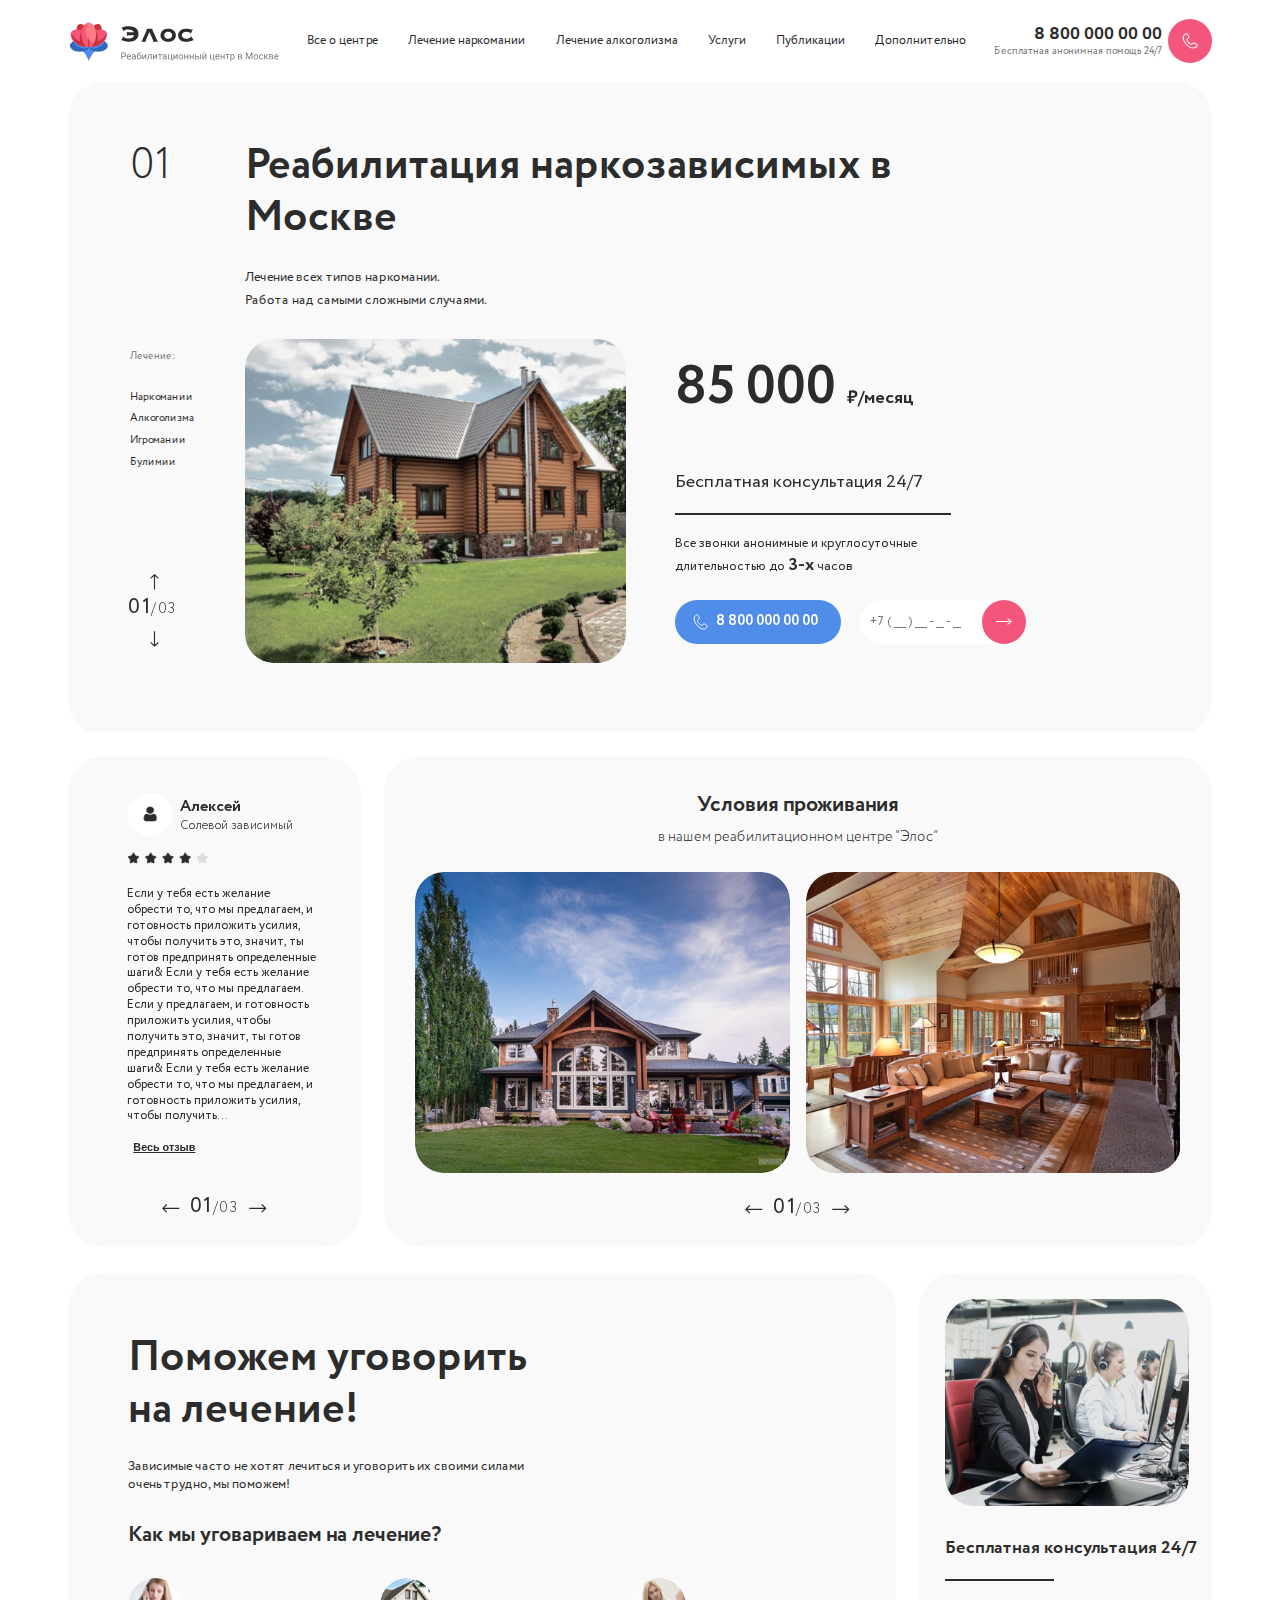
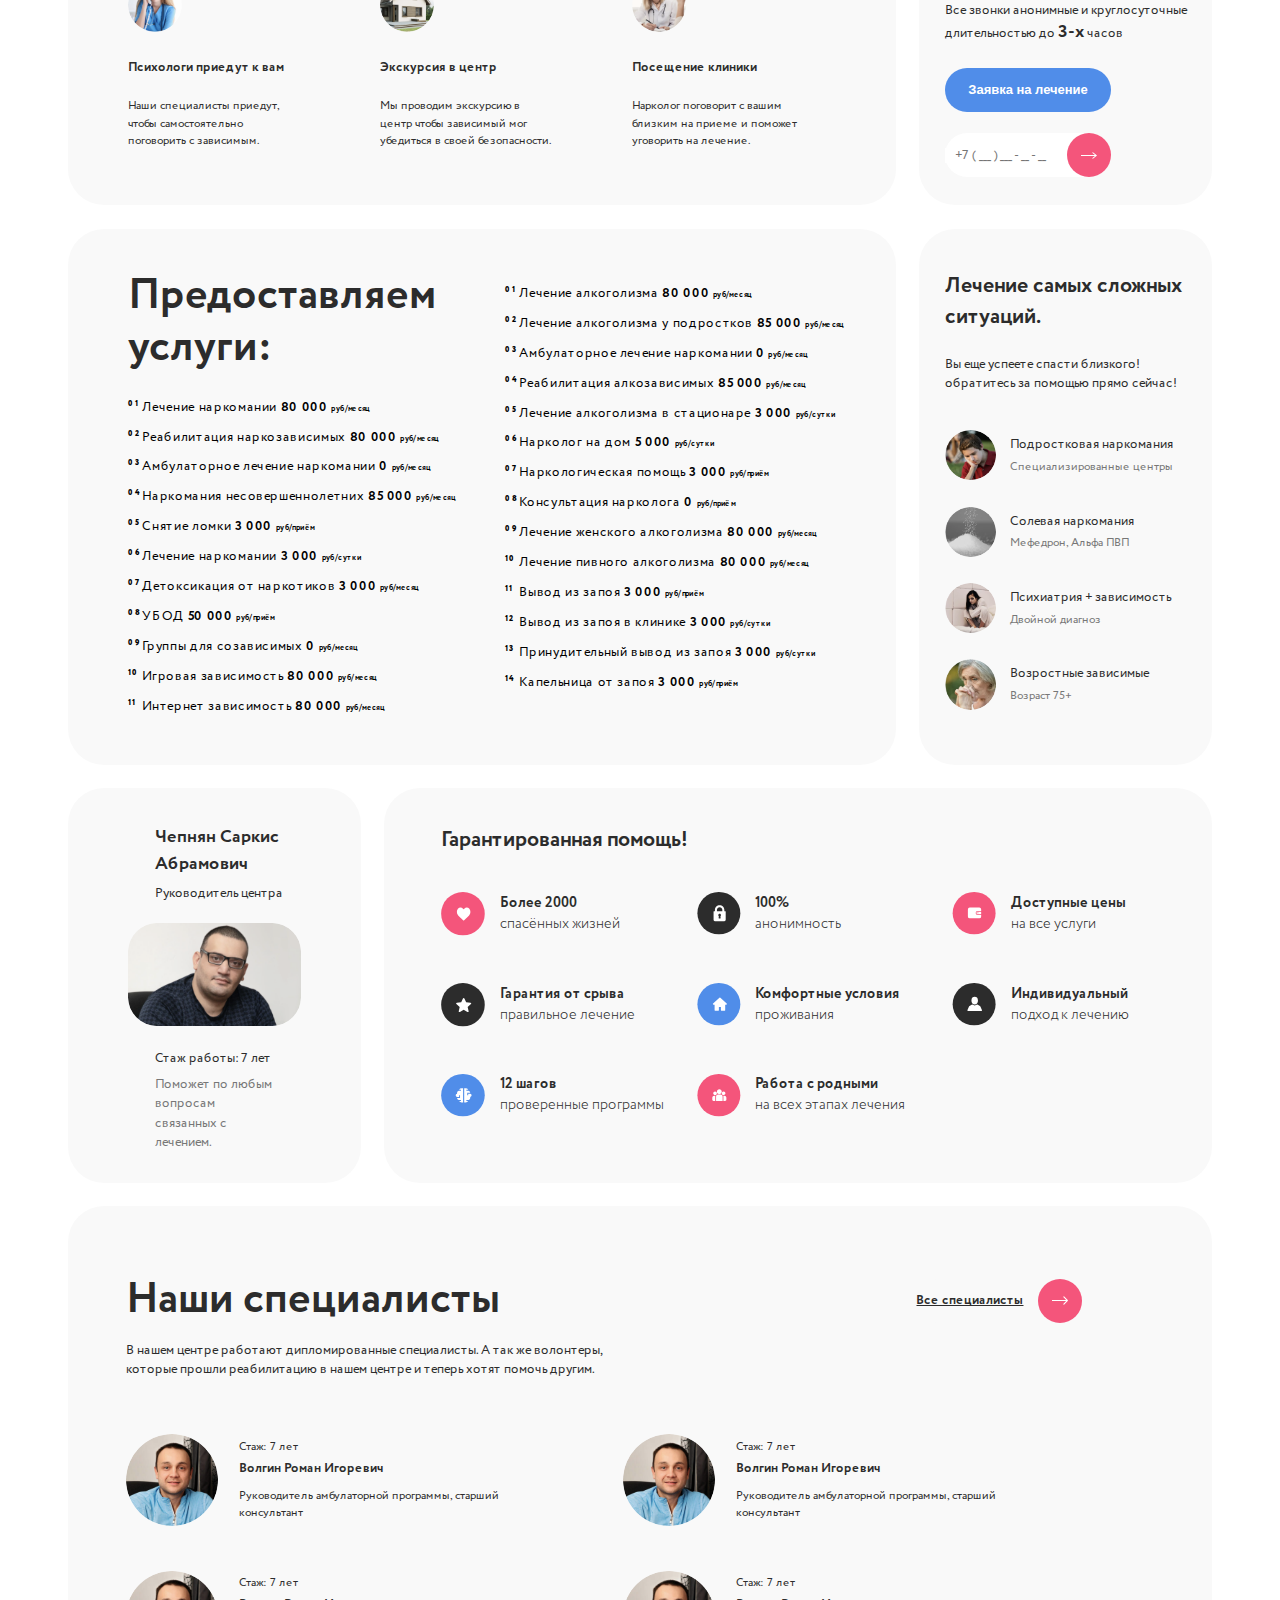
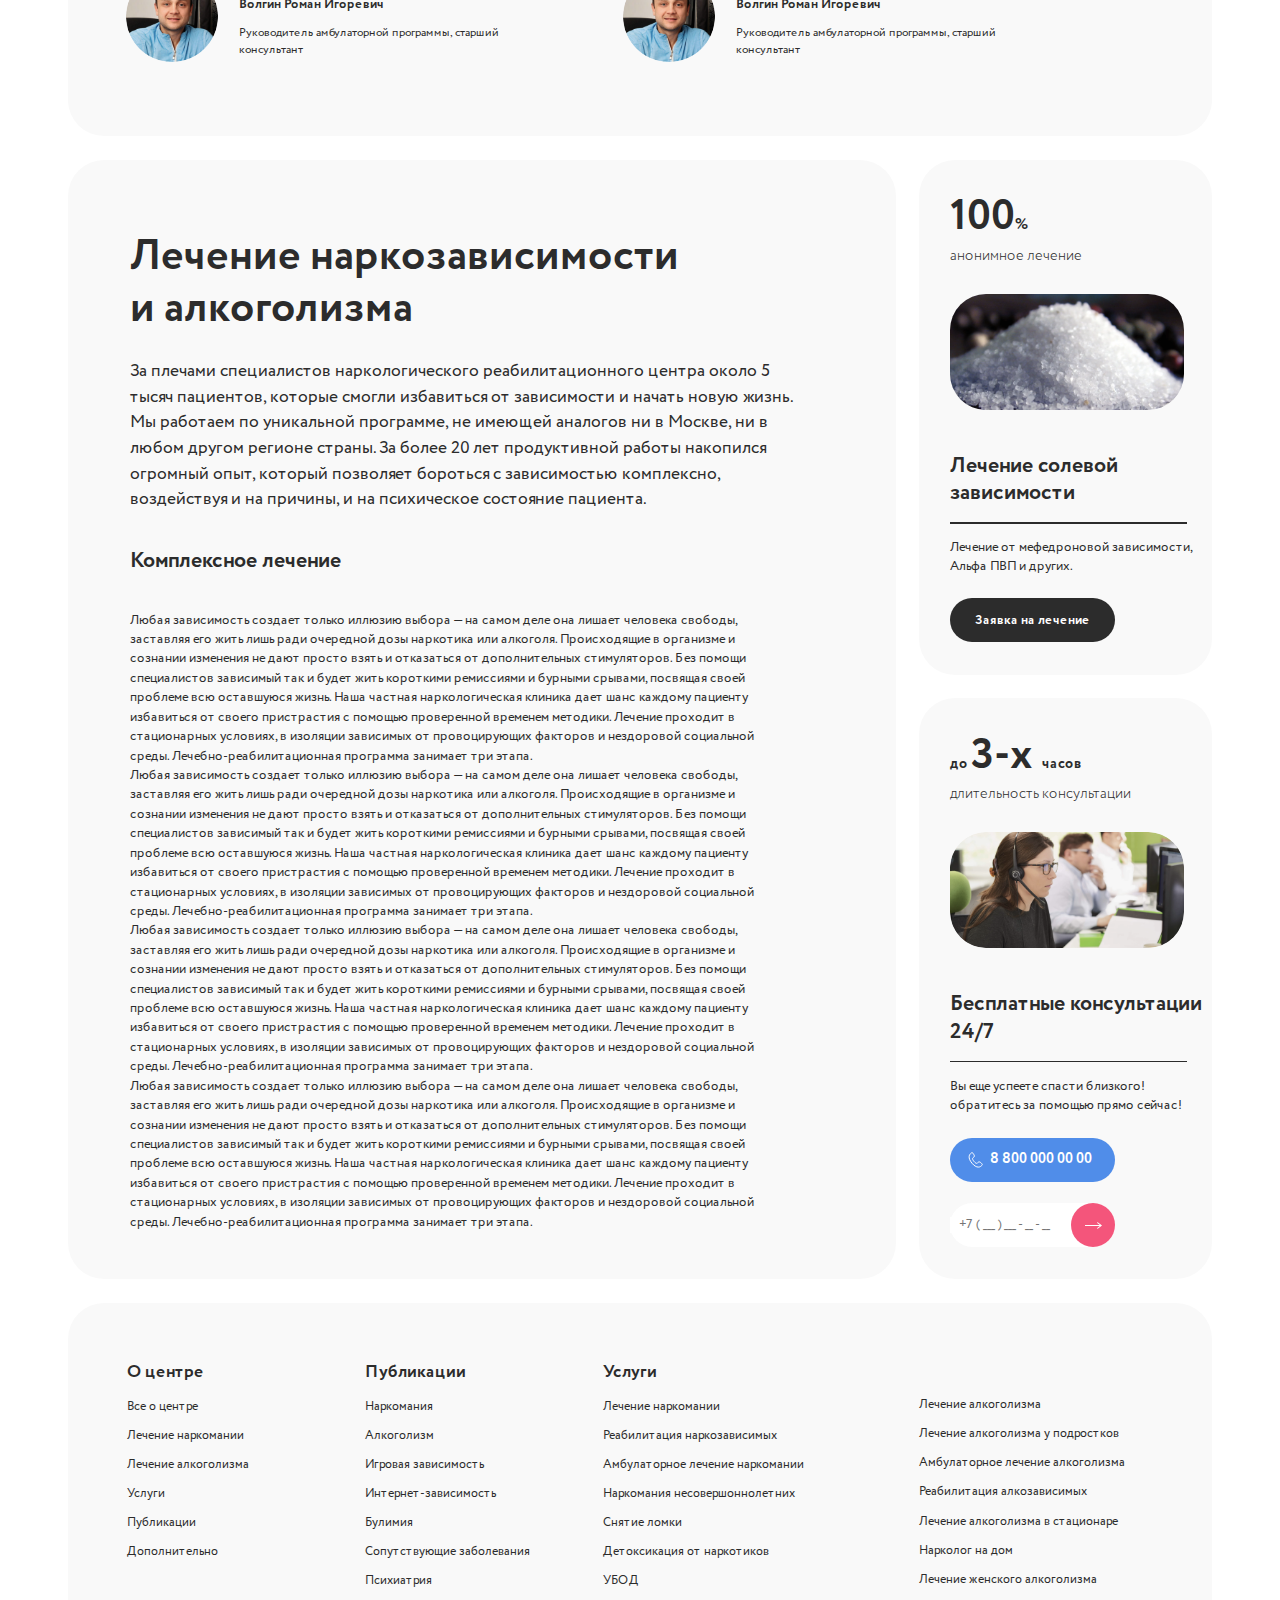
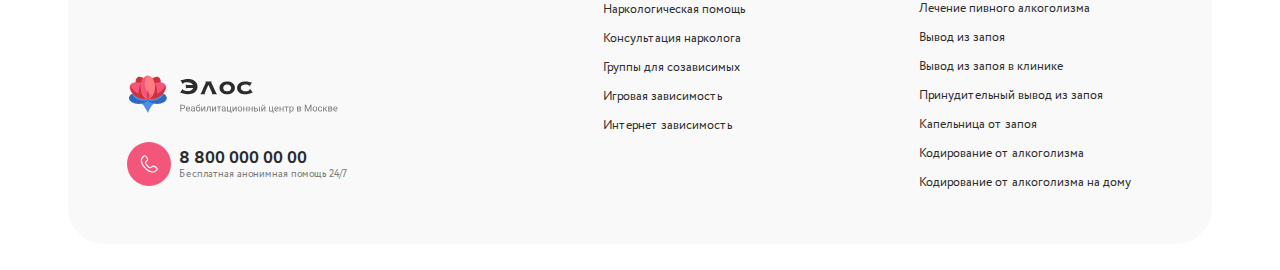
<file: index.html>
<!DOCTYPE html>
<html lang="ru">
<head>
	<meta charset="utf-8">
	<meta name="viewport" content="width=device-width, initial-scale=1, shrink-to-fit=no">
	<meta name="" content="">
  	<link rel="stylesheet" href="css/swiper.min.css">
  	<link rel="stylesheet" href="css/jquery.fancybox.min.css">
	<link href="css/style.css" rel="stylesheet">
	<script src="js/jquery-3.3.1.min.js"></script>
	<script src="js/swiper-bundle.min.js"></script>
	<script src="js/jquery.fancybox.min.js"></script>
	<title>elos</title>

</head>
<body>
	<header class="header">

		<div class="container">
			
			<div class="header__inner">
				
				<a class="header__logo" href="index.html">
					<img src="img/logo.svg" alt="">
				</a>

				<div class="burger"></div>

				<nav class="nav">

                    <ul class="nav__list">

                        <li class="nav__item">
                            <a href="aboutcenter.html">Все о центре</a>
                        </li>

                        <li class="nav__item">
                            <a href="#">Лечение наркомании</a>
                        </li>

                        <li class="nav__item">
                            <a href="#">Лечение алкоголизма</a>
                        </li>

                        <li class="nav__item">
                            <a href="#">Услуги</a>
                            <span class="nav__arrow"></span>


                                <ul class="nav__drop">

                                    <li>
                                        <ul>
                                            <li>
                                                <a href="#">
                                                    Лечение наркомании 
                                                </a>
                                            </li>
                                            <li>
                                                <a href="#">
                                                    Реабилитация наркозависимых
                                                </a>
                                            </li>
                                            <li>
                                                <a href="#">
                                                    Амбулаторное лечение наркомании
                                                </a>
                                            </li>
                                            <li>
                                                <a href="#">
                                                    Наркомания несовершоннолетних
                                                </a>
                                            </li>
                                            <li>
                                                <a href="#">
                                                    Снятие ломки
                                                </a>
                                            </li>
                                            <li>
                                                <a href="#">
                                                    Детоксикация от наркотиков
                                                </a>
                                            </li>
                                            <li>
                                                <a href="#">
                                                    УБОД
                                                </a>
                                            </li>
                                            <li>
                                                <a href="#">
                                                    Наркологическая помощь
                                                </a>
                                            </li>
                                            <li>
                                                <a href="#">
                                                    Консультация нарколога
                                                </a>
                                            </li>
                                            <li>
                                                <a href="#">
                                                    Группы для созависимых
                                                </a>
                                            </li>
                                            <li>
                                                <a href="#">
                                                    Игровая зависимость
                                                </a>
                                            </li>
                                            <li>
                                                <a href="#">
                                                    Интернет зависимость
                                                </a>
                                            </li>
                                        </ul>
                                    </li>

                                    <li>
                                        <ul>
                                            <li>
                                                <a href="#">
                                                    Лечение алкоголизма
                                                </a>
                                            </li>
                                            <li>
                                                <a href="#">
                                                    Лечение алкоголизма у подростков
                                                </a>
                                            </li>
                                            <li>
                                                <a href="#">
                                                    Амбулаторное лечение алкоголизма
                                                </a>
                                            </li>
                                            <li>
                                                <a href="#">
                                                    Реабилитация алкозависимых
                                                </a>
                                            </li>
                                            <li>
                                                <a href="#">
                                                    Лечение алкоголизма в стационаре
                                                </a>
                                            </li>
                                            <li>
                                                <a href="#">
                                                    Нарколог на дом
                                                </a>
                                            </li>
                                            <li>
                                                <a href="#">
                                                    Лечение женского алкоголизма
                                                </a>
                                            </li>
                                            <li>
                                                <a href="#">
                                                    Лечение пивного алкоголизма
                                                </a>
                                            </li>
                                            <li>
                                                <a href="#">
                                                    Вывод из запоя
                                                </a>
                                            </li>
                                            <li>
                                                <a href="#">
                                                    Вывод из запоя в клинике
                                                </a>
                                            </li>
                                            <li>
                                                <a href="#">
                                                    Принудительный вывод из запоя
                                                </a>
                                            </li>
                                            <li>
                                                <a href="#">
                                                    Капельница от запоя
                                                </a>
                                            </li>
                                            <li>
                                                <a href="#">
                                                    Кодирование от алкоголизма
                                                </a>
                                            </li>
                                            <li>
                                                <a href="#">
                                                    Кодирование от алкоголизма на дому
                                                </a>
                                            </li>
                                        </ul>
                                    </li>
                                </ul> 

                        </li>

                        <li class="nav__item">
                            <a href="#">Публикации</a>
                            <span class="nav__arrow"></span>

                            	<ul class="nav__drop nav__drop--publications">

                                    <ul>
                                        <li>
                                           	<a href="#">
                                                Наркомания
                                            </a>
                                        </li>
                                        <li>
                                           	<a href="#">
                                                Алкоголизм
                                            </a>
                                        </li>
                                        <li>
                                           	<a href="#">
                                                Игровая зависимость
                                            </a>
                                        </li>
                                        <li>
                                           	<a href="#">
                                                Интернет-зависимость
                                            </a>
                                        </li>
                                        <li>
                                           	<a href="#">
                                                Булимия
                                            </a>
                                        </li>
                                        <li>
                                           	<a href="#">
                                                Сопутствующие заболевания
                                            </a>
                                        </li>
                                        <li>
                                           	<a href="#">
                                                Психиатрия
                                            </a>
                                        </li>

                                    </ul>
                                </ul> 
                        </li>
                        <li class="nav__item">
                            <a href="#">Дополнительно</a>
                        </li>

                    </ul>

                </nav>

                <a class="header__logo--mob" href="index.html">
                    <img src="img/header__logo--mob.svg" alt="">
                </a>

                <a class="header__phone" href="tel:88000000000">
                    <div class="header__phone--text">
                    	<div class="header__phone--text--number">
                    		8 800 000 00 00
                    	</div>
                    	<div class="header__phone--text--info">
                    		Бесплатная анонимная помощь 24/7
                    	</div>
                    </div>
                    <div class="header__phone--img">
                    	<img class="phone__img" src="img/header--phone.svg" alt="">
                    	<img class="phone__img--mob" src="img/header--phone--mob.svg" alt="">
                    </div>
                </a>

			</div>

			<!-- <div class="header__border__bottom"></div> -->

			<div class="header__bottom__mob">
				<a class="header__bottom__mob--item" href="aboutcenter.html">
					<div class="header__bottom__mob--item--img">
						<img src="img/iconmob--3.svg" alt="">
					</div>
					<div class="header__bottom__mob--item--title">
						Все о центре
					</div>
				</a>
				<a class="header__bottom__mob--item" href="#">
					<div class="header__bottom__mob--item--img">
						<img src="img/iconmob--2.svg" alt="">
					</div>
					<div class="header__bottom__mob--item--title">
						Услуги
					</div>
				</a>
				<a class="header__bottom__mob--item" href="#">
					<div class="header__bottom__mob--item--img">
						<img src="img/iconmob--1.svg" alt="">
					</div>
					<div class="header__bottom__mob--item--title">
						Наркомания
					</div>
				</a>
				<a class="header__bottom__mob--item" href="#">
					<div class="header__bottom__mob--item--img">
						<img src="img/iconmob--4.svg" alt="">
					</div>
					<div class="header__bottom__mob--item--title">
						Алкоголизм
					</div>
				</a>
				<a class="header__bottom__mob--item" href="#">
					<div class="header__bottom__mob--item--img">
						<img src="img/iconmob--5.svg" alt="">
					</div>
					<div class="header__bottom__mob--item--title">
						Игромания
					</div>
				</a>
			</div>

		</div>

	</header>
	<main>
		
		<section class="section--mainslider">
			
			<div class="container">
				
				<div class="swiper-container main__swiper-container">

    				<div class="swiper-wrapper main__swiper-wrapper">
      					<div class="swiper-slide main__swiper-slide">
      						<div class="mainslide__inner">

      							<div class="mainslide__left">
      								<div class="mainslide__left--number">
      									01
      								</div>
      								<div class="mainslide__left--treatment">
      									Лечение:
      								</div>
      								<div class="mainslide__left--type">
      									Наркомании
      								</div>
      								<div class="mainslide__left--type">
      									Алкоголизма
      								</div>
      								<div class="mainslide__left--type">
      									Игромании
      								</div>
      								<div class="mainslide__left--type">
      									Булимии
      								</div>
      							</div>

      							<div class="mainslide__middle">
      								<div class="mainslide__middle--title">
      									Реабилитация наркозависимых в Москве
      								</div>
      								<div class="mainslide__middle--subtitle">
      									Лечение всех типов наркомании.
      								</div>
      								<div class="mainslide__middle--subtitle">
      									Работа над самыми сложными случаями.
      								</div>
      								<div class="mainslide__middle--img">
      									<img src="img/mainslider--1.png" alt="">
      								</div>
      							</div>

      							<div class="mainslide__right">
      								<div class="mainslide__right--price">
      									85 000 <span>₽/месяц</span>
      								</div>
      								<div class="mainslide__right--consultation">
      									Бесплатная консультация  24/7
      								</div>
      								<div class="mainslide__right--line"></div>
      								<div class="mainslide__right--rings">
      									Все звонки анонимные и круглосуточные длительностью до <span>3-х</span> часов
      								</div>
      								<div class="mainslide__right--bottom">
      									<a class="mainslide__right--phone" href="tel:88000000000">
      										<span class="mainslide__right--phone--img">
      											<img src="img/mainslider--phone.svg" alt="">
      										</span>
      										<span class="mainslide__right--phone--text">
      											8 800 000 00 00
      										</span>
      									</a>
      									
      									<form>
      										<div class="mainslide__right--form">
      											<input class="mainslide__right--input" type="tel" name="tel"  placeholder="+7 ( ___ ) ___ - __ - __" required>
      											<button class="mainslide__right--submit">
      												<img src="img/mainslider--submit.svg" alt="">
      											</button>
      										</div>
      									</form>
      									
      								</div>
      							</div>

      						</div>
      					</div>

      					<div class="swiper-slide main__swiper-slide">
      						<div class="mainslide__inner">

      							<div class="mainslide__left">
      								<div class="mainslide__left--number">
      									02
      								</div>
      								<div class="mainslide__left--treatment">
      									Лечение:
      								</div>
      								<div class="mainslide__left--type">
      									Наркомании
      								</div>
      								<div class="mainslide__left--type">
      									Алкоголизма
      								</div>
      								<div class="mainslide__left--type">
      									Игромании
      								</div>
      								<div class="mainslide__left--type">
      									Булимии
      								</div>
      							</div>

      							<div class="mainslide__middle">
      								<div class="mainslide__middle--title">
      									Амбулаторная программа лечения
      								</div>
      								<div class="mainslide__middle--subtitle">
      									Курс лечения зависимости на территории реабилитационного центра без круглосуточного пребывания.
      								</div>
      								<div class="mainslide__middle--subtitle">
      									Амбулаторная программа лечения приносит реальный и устойчивый результат.
      								</div>
      								<div class="mainslide__middle--img">
      									<img src="img/mainslider--2.png" alt="">
      								</div>
      							</div>

      							<div class="mainslide__right">
      								<div class="mainslide__right--price">
      									65 000 <span>₽/месяц</span>
      								</div>
      								<div class="mainslide__right--consultation">
      									Бесплатная консультация  24/7
      								</div>
      								<div class="mainslide__right--line"></div>
      								<div class="mainslide__right--rings">
      									Все звонки анонимные и круглосуточные длительностью до <span>3-х</span> часов
      								</div>
      								<div class="mainslide__right--bottom">
      									<a class="mainslide__right--phone" href="tel:88000000000">
      										<span class="mainslide__right--phone--img">
      											<img src="img/mainslider--phone.svg" alt="">
      										</span>
      										<span class="mainslide__right--phone--text">
      											8 800 000 00 00
      										</span>
      									</a>
      									
      									<form>
      										<div class="mainslide__right--form">
      											<input class="mainslide__right--input" type="tel" name="tel"  placeholder="+7 ( ___ ) ___ - __ - __" required>
      											<button class="mainslide__right--submit">
      												<img src="img/mainslider--submit.svg" alt="">
      											</button>
      										</div>
      									</form>
      									
      								</div>
      							</div>

      						</div>
      					</div>

      					<div class="swiper-slide main__swiper-slide">
      						<div class="mainslide__inner">

      							<div class="mainslide__left">
      								<div class="mainslide__left--number">
      									01
      								</div>
      								<div class="mainslide__left--treatment">
      									Лечение:
      								</div>
      								<div class="mainslide__left--type">
      									Наркомании
      								</div>
      								<div class="mainslide__left--type">
      									Алкоголизма
      								</div>
      								<div class="mainslide__left--type">
      									Игромании
      								</div>
      								<div class="mainslide__left--type">
      									Булимии
      								</div>
      							</div>

      							<div class="mainslide__middle">
      								<div class="mainslide__middle--title">
      									Реабилитация наркозависимых в Москве
      								</div>
      								<div class="mainslide__middle--subtitle">
      									Лечение всех типов наркомании.
      								</div>
      								<div class="mainslide__middle--subtitle">
      									Работа над самыми сложными случаями.
      								</div>
      								<div class="mainslide__middle--img">
      									<img src="img/mainslider--1.png" alt="">
      								</div>
      							</div>

      							<div class="mainslide__right">
      								<div class="mainslide__right--price">
      									85 000 <span>₽/месяц</span>
      								</div>
      								<div class="mainslide__right--consultation">
      									Бесплатная консультация  24/7
      								</div>
      								<div class="mainslide__right--line"></div>
      								<div class="mainslide__right--rings">
      									Все звонки анонимные и круглосуточные длительностью до <span>3-х</span> часов
      								</div>
      								<div class="mainslide__right--bottom">
      									<a class="mainslide__right--phone" href="tel:88000000000">
      										<span class="mainslide__right--phone--img">
      											<img src="img/mainslider--phone.svg" alt="">
      										</span>
      										<span class="mainslide__right--phone--text">
      											8 800 000 00 00
      										</span>
      									</a>
      									
      									<form>
      										<div class="mainslide__right--form">
      											<input class="mainslide__right--input" type="tel" name="tel"  placeholder="+7 ( ___ ) ___ - __ - __" required>
      											<button class="mainslide__right--submit">
      												<img src="img/mainslider--submit.svg" alt="">
      											</button>
      										</div>
      									</form>
      									
      								</div>
      							</div>

      						</div>
      					</div>

    				</div>

    				<div class="mainslide__left--controller">
      					<a class="main__swiper-button-prev" href="#"></a>
      					<div class="swiper-pagination main__swiper-pagination"></div>
      					<a class="main__swiper-button-next" href="#"></a>
      				</div>
    				
  				</div>

			</div>

		</section>

		<section class="section--residence">

			<div class="container">
				
				<div class="residence__inner">
					
					<div class="residence__left">
						
						<div class="swiper-container reviews__swiper-container">
    						<div class="swiper-wrapper reviews__swiper-wrapper">
      							<div class="swiper-slide reviews__swiper-slide">

      								<div class="reviewsslide__inner">

      									<div class="reviewsslide__top">
      										<div class="reviewsslide__top--photo">
      											<img src="img/reviews--nophoto.png" alt="">
      										</div>
      										<div class="reviewsslide__top--text">
      											<div class="reviewsslide__top--name">
      												Алексей
      											</div>
      											<div class="reviewsslide__top--type">
      												Солевой зависимый
      											</div>
      										</div>
      									</div>

      									<div class="reviewsslide__stars">
      										<img src="img/reviews--stars.svg" alt="">
      									</div>

      									<div class="reviewsslide__text">
      										Если у тебя есть желание обрести то, что мы предлагаем, и готовность приложить усилия, чтобы получить это, значит, ты готов предпринять определенные шаги& Если у тебя есть желание обрести то, что мы предлагаем. Если у предлагаем, и готовность приложить усилия, чтобы получить это, значит, ты готов предпринять определенные шаги& Если у тебя есть желание обрести то, что мы предлагаем, и готовность приложить усилия, чтобы получить это, значит. Если у тебя есть желание обрести то, что мы предлагаем, и готовность приложить усилия, чтобы получить это, значит, ты готов предпринять определенные шаги& Если у тебя есть желание обрести то, что мы предлагаем. Если у предлагаем, и готовность приложить усилия, чтобы получить это, значит, ты готов предпринять определенные шаги& Если у тебя есть желание обрести то, что мы предлагаем, и готовность приложить усилия, чтобы получить это, значит.
      									</div>
      									<div class="reviewsslide__text--full">
      										Если у тебя есть желание обрести то, что мы предлагаем, и готовность приложить усилия, чтобы получить это, значит, ты готов предпринять определенные шаги& Если у тебя есть желание обрести то, что мы предлагаем. Если у предлагаем, и готовность приложить усилия, чтобы получить это, значит, ты готов предпринять определенные шаги& Если у тебя есть желание обрести то, что мы предлагаем, и готовность приложить усилия, чтобы получить это, значит. Если у тебя есть желание обрести то, что мы предлагаем, и готовность приложить усилия, чтобы получить это, значит, ты готов предпринять определенные шаги& Если у тебя есть желание обрести то, что мы предлагаем. Если у предлагаем, и готовность приложить усилия, чтобы получить это, значит, ты готов предпринять определенные шаги& Если у тебя есть желание обрести то, что мы предлагаем, и готовность приложить усилия, чтобы получить это, значит.
      									</div>



      									<button class="reviewsslide__btn">
      										Весь отзыв
      									</button>

      								</div>

      							</div>

      							<div class="swiper-slide reviews__swiper-slide">
      								
      								<div class="reviewsslide__inner">

      									<div class="reviewsslide__top">
      										<div class="reviewsslide__top--photo">
      											<img src="img/reviews--nophoto.png" alt="">
      										</div>
      										<div class="reviewsslide__top--text">
      											<div class="reviewsslide__top--name">
      												Алексей
      											</div>
      											<div class="reviewsslide__top--type">
      												Солевой зависимый
      											</div>
      										</div>
      									</div>

      									<div class="reviewsslide__stars">
      										<img src="img/reviews--stars.svg" alt="">
      									</div>

      									<div class="reviewsslide__text">
      										Если у тебя есть желание обрести то, что мы предлагаем, и готовность приложить усилия, чтобы получить это, значит, ты готов предпринять определенные шаги& Если у тебя есть желание обрести то, что мы предлагаем. Если у предлагаем, и готовность приложить усилия, чтобы получить это, значит, ты готов предпринять определенные шаги& Если у тебя есть желание обрести то, что мы предлагаем, и готовность приложить усилия, чтобы получить это, значит. Если у тебя есть желание обрести то, что мы предлагаем, и готовность приложить усилия, чтобы получить это, значит, ты готов предпринять определенные шаги& Если у тебя есть желание обрести то, что мы предлагаем. Если у предлагаем, и готовность приложить усилия, чтобы получить это, значит, ты готов предпринять определенные шаги& Если у тебя есть желание обрести то, что мы предлагаем, и готовность приложить усилия, чтобы получить это, значит.
      									</div>
      									<div class="reviewsslide__text--full">
      										Если у тебя есть желание обрести то, что мы предлагаем, и готовность приложить усилия, чтобы получить это, значит, ты готов предпринять определенные шаги& Если у тебя есть желание обрести то, что мы предлагаем. Если у предлагаем, и готовность приложить усилия, чтобы получить это, значит, ты готов предпринять определенные шаги& Если у тебя есть желание обрести то, что мы предлагаем, и готовность приложить усилия, чтобы получить это, значит. Если у тебя есть желание обрести то, что мы предлагаем, и готовность приложить усилия, чтобы получить это, значит, ты готов предпринять определенные шаги& Если у тебя есть желание обрести то, что мы предлагаем. Если у предлагаем, и готовность приложить усилия, чтобы получить это, значит, ты готов предпринять определенные шаги& Если у тебя есть желание обрести то, что мы предлагаем, и готовность приложить усилия, чтобы получить это, значит.
      									</div>

      									<button class="reviewsslide__btn">
      										Весь отзыв
      									</button>

      								</div>

      							</div>

      							<div class="swiper-slide reviews__swiper-slide">
      								
      								<div class="reviewsslide__inner">

      									<div class="reviewsslide__top">
      										<div class="reviewsslide__top--photo">
      											<img src="img/reviews--nophoto.png" alt="">
      										</div>
      										<div class="reviewsslide__top--text">
      											<div class="reviewsslide__top--name">
      												Алексей
      											</div>
      											<div class="reviewsslide__top--type">
      												Солевой зависимый
      											</div>
      										</div>
      									</div>

      									<div class="reviewsslide__stars">
      										<img src="img/reviews--stars.svg" alt="">
      									</div>

      									<div class="reviewsslide__text">
      										Если у тебя есть желание обрести то, что мы предлагаем, и готовность приложить усилия, чтобы получить это, значит, ты готов предпринять определенные шаги& Если у тебя есть желание обрести то, что мы предлагаем. Если у предлагаем, и готовность приложить усилия, чтобы получить это, значит, ты готов предпринять определенные шаги& Если у тебя есть желание обрести то, что мы предлагаем, и готовность приложить усилия, чтобы получить это, значит. Если у тебя есть желание обрести то, что мы предлагаем, и готовность приложить усилия, чтобы получить это, значит, ты готов предпринять определенные шаги& Если у тебя есть желание обрести то, что мы предлагаем. Если у предлагаем, и готовность приложить усилия, чтобы получить это, значит, ты готов предпринять определенные шаги& Если у тебя есть желание обрести то, что мы предлагаем, и готовность приложить усилия, чтобы получить это, значит.
      									</div>
      									<div class="reviewsslide__text--full">
      										Если у тебя есть желание обрести то, что мы предлагаем, и готовность приложить усилия, чтобы получить это, значит, ты готов предпринять определенные шаги& Если у тебя есть желание обрести то, что мы предлагаем. Если у предлагаем, и готовность приложить усилия, чтобы получить это, значит, ты готов предпринять определенные шаги& Если у тебя есть желание обрести то, что мы предлагаем, и готовность приложить усилия, чтобы получить это, значит. Если у тебя есть желание обрести то, что мы предлагаем, и готовность приложить усилия, чтобы получить это, значит, ты готов предпринять определенные шаги& Если у тебя есть желание обрести то, что мы предлагаем. Если у предлагаем, и готовность приложить усилия, чтобы получить это, значит, ты готов предпринять определенные шаги& Если у тебя есть желание обрести то, что мы предлагаем, и готовность приложить усилия, чтобы получить это, значит.
      									</div>

      									<button class="reviewsslide__btn">
      										Весь отзыв
      									</button>

      								</div>

      							</div>

      						</div>

      						<div class="reviews--controller">
      							<a class="reviews__swiper-button-prev" href="#"></a>
      							<div class="swiper-pagination reviews__swiper-pagination"></div>
      							<a class="reviews__swiper-button-next" href="#"></a>
      						</div>

      					</div>

					</div>

					<div class="residence__right">
						<div class="residence__right--title">
							Условия проживания
						</div>
						<div class="residence__right--subtitle">
							в нашем реабилитационном центре “Элос”
						</div>

						<div class="swiper-container residence__swiper-container">
    						<div class="swiper-wrapper residence__swiper-wrapper">
      							<div class="swiper-slide residence__swiper-slide">
      								<div class="residenceslide__inner">
      									<img src="img/residence__slide-1.png" alt="">
      								</div>
      							</div>
      							<div class="swiper-slide residence__swiper-slide">
      								<div class="residenceslide__inner">
      									<img src="img/residence__slide-2.png" alt="">
      								</div>
      							</div>
      							<div class="swiper-slide residence__swiper-slide">
      								<div class="residenceslide__inner">
      									<img src="img/residence__slide-1.png" alt="">
      								</div>
      							</div>
      						</div>

      						<div class="residence--controller">
      							<a class="residence__swiper-button-prev" href="#"></a>
      							<div class="swiper-pagination residence__swiper-pagination"></div>
      							<a class="residence__swiper-button-next" href="#"></a>
      						</div>
      					</div>		

					</div>

				</div>

			</div>
			
		</section>

		<section class="section--persuade">

			<div class="container">
				
				<div class="persuade__inner">
					
					<div class="persuade__left">
						<div class="persuade__left--title">
							Поможем уговорить на лечение!
						</div>
						<div class="persuade__left--value">
							Зависимые часто не хотят лечиться и уговорить их своими силами очень трудно, мы поможем!
						</div>
						<div class="persuade__left--subtitle">
							Как мы уговариваем на лечение?
						</div>
						<div class="persuade__left--bottom">
							<div class="persuade__left--bottom--item">
								<div class="persuade__left--bottom--img">
									<img src="img/persuade--1.png" alt="">
								</div>
								<div class="persuade__left--bottom--text">
									<div class="persuade__left--bottom--text--title">
										Психологи приедут к вам
									</div>
									<div class="persuade__left--bottom--text--value">
										Наши специалисты приедут, чтобы самостоятельно поговорить с зависимым.
									</div>
								</div>
							</div>
							<div class="persuade__left--bottom--item">
								<div class="persuade__left--bottom--img">
									<img src="img/persuade--2.png" alt="">
								</div>
								<div class="persuade__left--bottom--text">
									<div class="persuade__left--bottom--text--title">
										Экскурсия в центр
									</div>
									<div class="persuade__left--bottom--text--value">
										Мы проводим экскурсию в центр чтобы зависимый мог убедиться в своей безопасности.
									</div>
								</div>
							</div>
							<div class="persuade__left--bottom--item">
								<div class="persuade__left--bottom--img">
									<img src="img/persuade--3.png" alt="">
								</div>
								<div class="persuade__left--bottom--text">
									<div class="persuade__left--bottom--text--title">
										Посещение клиники
									</div>
									<div class="persuade__left--bottom--text--value">
										Нарколог поговорит с вашим близким на приеме и поможет уговорить на лечение.
									</div>
								</div>
							</div>
						</div>
					</div>

					<div class="persuade__right">
						<div class="persuade__right--img">
							<img src="img/persuide--photo.png" alt="">
						</div>
						<div class="persuade__right--title">
							Бесплатная консультация 24/7
						</div>
						<div class="persuade__right--line"></div>
						<div class="persuade__right--text">
							Все звонки анонимные и круглосуточные длительностью до <span>3-х</span> часов
						</div>
						<div class="persuade__right--bottom">
							<button class="persuade__right--request open-modal">
								Заявка на лечение
							</button>
							<form>
      							<div class="persuade__right--form">
      								<input class="persuade__right--input" type="tel" name="tel"  placeholder="+7 ( ___ ) ___ - __ - __" required>
      								<button class="mainslide__right--submit">
      									<img src="img/mainslider--submit.svg" alt="">
      								</button>
      							</div>
      						</form>
						</div>

					</div>

				</div>

			</div>

		</section>

		<section class="section--services">
			
			<div class="container">
				
				<div class="services__inner">
					
					<div class="services__left">
						<div class="services__left__column">

							<div class="services__left--title">
								Предоставляем услуги:
							</div>

							<div class="services__left__row">
								<span class="services__left__row--number">
									01
								</span>
								<span class="services__left__row--name">
									Лечение наркомании
								</span>
								<span class="services__left__row--price">
									80 000
								</span>
								<span class="services__left__row--currency">
									руб/месяц
								</span>
							</div>

							<div class="services__left__row">
								<span class="services__left__row--number">
									02
								</span>
								<span class="services__left__row--name">
									Реабилитация наркозависимых
								</span>
								<span class="services__left__row--price">
									80 000
								</span>
								<span class="services__left__row--currency">
									руб/месяц
								</span>
							</div>

							<div class="services__left__row">
								<span class="services__left__row--number">
									03
								</span>
								<span class="services__left__row--name">
									Амбулаторное лечение наркомании
								</span>
								<span class="services__left__row--price">
									0
								</span>
								<span class="services__left__row--currency">
									руб/месяц
								</span>
							</div>

							<div class="services__left__row">
								<span class="services__left__row--number">
									04
								</span>
								<span class="services__left__row--name">
									Наркомания несовершеннолетних
								</span>
								<span class="services__left__row--price">
									85 000
								</span>
								<span class="services__left__row--currency">
									руб/месяц
								</span>
							</div>

							<div class="services__left__row">
								<span class="services__left__row--number">
									05
								</span>
								<span class="services__left__row--name">
									Снятие ломки
								</span>
								<span class="services__left__row--price">
									3 000
								</span>
								<span class="services__left__row--currency">
									руб/приём
								</span>
							</div>

							<div class="services__left__row">
								<span class="services__left__row--number">
									06
								</span>
								<span class="services__left__row--name">
									Лечение наркомании
								</span>
								<span class="services__left__row--price">
									3 000
								</span>
								<span class="services__left__row--currency">
									руб/сутки
								</span>
							</div>

							<div class="services__left__row">
								<span class="services__left__row--number">
									07
								</span>
								<span class="services__left__row--name">
									Детоксикация от наркотиков
								</span>
								<span class="services__left__row--price">
									3 000
								</span>
								<span class="services__left__row--currency">
									руб/месяц
								</span>
							</div>

							<div class="services__left__row">
								<span class="services__left__row--number">
									08
								</span>
								<span class="services__left__row--name">
									УБОД
								</span>
								<span class="services__left__row--price">
									50 000
								</span>
								<span class="services__left__row--currency">
									руб/приём
								</span>
							</div>

							<div class="services__left__row">
								<span class="services__left__row--number">
									09
								</span>
								<span class="services__left__row--name">
									Группы для созависимых
								</span>
								<span class="services__left__row--price">
									0
								</span>
								<span class="services__left__row--currency">
									руб/месяц
								</span>
							</div>

							<div class="services__left__row">
								<span class="services__left__row--number">
									10
								</span>
								<span class="services__left__row--name">
									Игровая зависимость
								</span>
								<span class="services__left__row--price">
									80 000
								</span>
								<span class="services__left__row--currency">
									руб/месяц
								</span>
							</div>

							<div class="services__left__row">
								<span class="services__left__row--number">
									11
								</span>
								<span class="services__left__row--name">
									Интернет зависимость
								</span>
								<span class="services__left__row--price">
									80 000
								</span>
								<span class="services__left__row--currency">
									руб/месяц
								</span>
							</div>

						</div>



						<div class="services__left__column">

							<div class="services__left__row">
								<span class="services__left__row--number">
									01
								</span>
								<span class="services__left__row--name">
									Лечение алкоголизма
								</span>
								<span class="services__left__row--price">
									80 000
								</span>
								<span class="services__left__row--currency">
									руб/месяц
								</span>
							</div>

							<div class="services__left__row">
								<span class="services__left__row--number">
									02
								</span>
								<span class="services__left__row--name">
									Лечение алкоголизма у подростков
								</span>
								<span class="services__left__row--price">
									85 000
								</span>
								<span class="services__left__row--currency">
									руб/месяц
								</span>
							</div>

							<div class="services__left__row">
								<span class="services__left__row--number">
									03
								</span>
								<span class="services__left__row--name">
									Амбулаторное лечение наркомании
								</span>
								<span class="services__left__row--price">
									0
								</span>
								<span class="services__left__row--currency">
									руб/месяц
								</span>
							</div>

							<div class="services__left__row">
								<span class="services__left__row--number">
									04
								</span>
								<span class="services__left__row--name">
									Реабилитация алкозависимых
								</span>
								<span class="services__left__row--price">
									85 000
								</span>
								<span class="services__left__row--currency">
									руб/месяц
								</span>
							</div>

							<div class="services__left__row">
								<span class="services__left__row--number">
									05
								</span>
								<span class="services__left__row--name">
									Лечение алкоголизма в стационаре
								</span>
								<span class="services__left__row--price">
									3 000
								</span>
								<span class="services__left__row--currency">
									руб/сутки
								</span>
							</div>

							<div class="services__left__row">
								<span class="services__left__row--number">
									06
								</span>
								<span class="services__left__row--name">
									Нарколог на дом
								</span>
								<span class="services__left__row--price">
									5 000
								</span>
								<span class="services__left__row--currency">
									руб/сутки
								</span>
							</div>

							<div class="services__left__row">
								<span class="services__left__row--number">
									07
								</span>
								<span class="services__left__row--name">
									Наркологическая помощь
								</span>
								<span class="services__left__row--price">
									3 000
								</span>
								<span class="services__left__row--currency">
									руб/приём
								</span>
							</div>

							<div class="services__left__row">
								<span class="services__left__row--number">
									08
								</span>
								<span class="services__left__row--name">
									Консультация нарколога
								</span>
								<span class="services__left__row--price">
									0
								</span>
								<span class="services__left__row--currency">
									руб/приём
								</span>
							</div>

							<div class="services__left__row">
								<span class="services__left__row--number">
									09
								</span>
								<span class="services__left__row--name">
									Лечение женского алкоголизма
								</span>
								<span class="services__left__row--price">
									80 000
								</span>
								<span class="services__left__row--currency">
									руб/месяц
								</span>
							</div>

							<div class="services__left__row">
								<span class="services__left__row--number">
									10
								</span>
								<span class="services__left__row--name">
									Лечение пивного алкоголизма
								</span>
								<span class="services__left__row--price">
									80 000
								</span>
								<span class="services__left__row--currency">
									руб/месяц
								</span>
							</div>

							<div class="services__left__row">
								<span class="services__left__row--number">
									11
								</span>
								<span class="services__left__row--name">
									Вывод из запоя
								</span>
								<span class="services__left__row--price">
									3 000
								</span>
								<span class="services__left__row--currency">
									руб/приём
								</span>
							</div>

							<div class="services__left__row">
								<span class="services__left__row--number">
									12
								</span>
								<span class="services__left__row--name">
									Вывод из запоя в клинике
								</span>
								<span class="services__left__row--price">
									3 000
								</span>
								<span class="services__left__row--currency">
									руб/сутки
								</span>
							</div>

							<div class="services__left__row">
								<span class="services__left__row--number">
									13
								</span>
								<span class="services__left__row--name">
									Принудительный вывод из запоя
								</span>
								<span class="services__left__row--price">
									3 000
								</span>
								<span class="services__left__row--currency">
									руб/сутки
								</span>
							</div>

							<div class="services__left__row">
								<span class="services__left__row--number">
									14
								</span>
								<span class="services__left__row--name">
									Капельница от запоя
								</span>
								<span class="services__left__row--price">
									3 000
								</span>
								<span class="services__left__row--currency">
									руб/приём
								</span>
							</div>

						</div>

					</div>

					<div class="services__right">
						<div class="services__right--title">
							Лечение самых сложных ситуаций.
						</div>
						<div class="services__right--value">
							Вы еще успеете спасти близкого!
							<br>
							обратитесь за помощью прямо сейчас!
						</div>

						<div class="services__right--item">
							<div class="services__right--item--img">
								<img src="img/service__photo--1.png" alt="">
							</div>
							<div class="services__right--item--text">
								<div class="services__right--item--text--title">
									Подростковая наркомания
								</div>
								<div class="services__right--item--text--subtitle">
									Специализированные центры
								</div>
							</div>
						</div>

						<div class="services__right--item">
							<div class="services__right--item--img">
								<img src="img/service__photo--2.png" alt="">
							</div>
							<div class="services__right--item--text">
								<div class="services__right--item--text--title">
									Солевая наркомания
								</div>
								<div class="services__right--item--text--subtitle">
									Мефедрон, Альфа ПВП
								</div>
							</div>
						</div>

						<div class="services__right--item">
							<div class="services__right--item--img">
								<img src="img/service__photo--3.png" alt="">
							</div>
							<div class="services__right--item--text">
								<div class="services__right--item--text--title">
									Психиатрия + зависимость
								</div>
								<div class="services__right--item--text--subtitle">
									Двойной диагноз
								</div>
							</div>
						</div>

						<div class="services__right--item">
							<div class="services__right--item--img">
								<img src="img/service__photo--4.png" alt="">
							</div>
							<div class="services__right--item--text">
								<div class="services__right--item--text--title">
									Возростные зависимые
								</div>
								<div class="services__right--item--text--subtitle">
									Возраст 75+
								</div>
							</div>
						</div>

					</div>

				</div>

			</div>

		</section>

		<section class="section--help">
			
			<div class="container">
				
				<div class="help__inner">
					
					<div class="help__left">
						<div class="help__left--name">
							Чепнян Саркис Абрамович
						</div>
						<div class="help__left--profession">
							Руководитель центра
						</div>
						<div class="help__left--photo">
							<img src="img/help--photo--4x.png" alt="">
						</div>
						<div class="help__left--experience">
							Стаж работы: 7 лет
						</div>
						<div class="help__left--text">
							Поможет по любым вопросам связанных с лечением.
						</div>
					</div>

					<div class="help__right">

						<div class="help__right--title">
							Гарантированная помощь!
						</div>

						<div class="help__right__inner">

							<div class="help__right__item">
								<div class="help__right__item--icon">
									<img src="img/help__icon--1.svg" alt="">
								</div>
								<div class="help__right__item--text">
									<div class="help__right__item--text--title">
										Более 2000
									</div>
									<div class="help__right__item--text--subtitle">
										спасённых жизней
									</div>
								</div>
							</div>

							<div class="help__right__item">
								<div class="help__right__item--icon">
									<img src="img/help__icon--2.svg" alt="">
								</div>
								<div class="help__right__item--text">
									<div class="help__right__item--text--title">
										100%
									</div>
									<div class="help__right__item--text--subtitle">
										анонимность
									</div>
								</div>
							</div>

							<div class="help__right__item">
								<div class="help__right__item--icon">
									<img src="img/help__icon--3.svg" alt="">
								</div>
								<div class="help__right__item--text">
									<div class="help__right__item--text--title">
										Доступные цены
									</div>
									<div class="help__right__item--text--subtitle">
										на все услуги
									</div>
								</div>
							</div>

							<div class="help__right__item">
								<div class="help__right__item--icon">
									<img src="img/help__icon--4.svg" alt="">
								</div>
								<div class="help__right__item--text">
									<div class="help__right__item--text--title">
										Гарантия от срыва
									</div>
									<div class="help__right__item--text--subtitle">
										правильное лечение
									</div>
								</div>
							</div>

							<div class="help__right__item">
								<div class="help__right__item--icon">
									<img src="img/help__icon--5.svg" alt="">
								</div>
								<div class="help__right__item--text">
									<div class="help__right__item--text--title">
										Комфортные условия
									</div>
									<div class="help__right__item--text--subtitle">
										проживания
									</div>
								</div>
							</div>

							<div class="help__right__item">
								<div class="help__right__item--icon">
									<img src="img/help__icon--6.svg" alt="">
								</div>
								<div class="help__right__item--text">
									<div class="help__right__item--text--title">
										Индивидуальный
									</div>
									<div class="help__right__item--text--subtitle">
										подход к лечению
									</div>
								</div>
							</div>

							<div class="help__right__item">
								<div class="help__right__item--icon">
									<img src="img/help__icon--7.svg" alt="">
								</div>
								<div class="help__right__item--text">
									<div class="help__right__item--text--title">
										12 шагов
									</div>
									<div class="help__right__item--text--subtitle">
										проверенные программы
									</div>
								</div>
							</div>

							<div class="help__right__item">
								<div class="help__right__item--icon">
									<img src="img/help__icon--8.svg" alt="">
								</div>
								<div class="help__right__item--text">
									<div class="help__right__item--text--title">
										Работа с родными
									</div>
									<div class="help__right__item--text--subtitle">
										на всех этапах лечения
									</div>
								</div>
							</div>

						</div>
					</div>

				</div>

			</div>

		</section>

		<section class="section--specialists">
			
			<div class="container">
				
				<div class="specialists__inner">
					
					<div class="specialists__top">
						<div class="specialists__top--title">
							Наши специалисты
						</div>
						<a class="specialists__top--button" href="ourspecialists.html">
							<span class="specialists__top--button--text">
								Все специалисты
							</span>
							<span class="specialists__top--button--push">
								<img src="img/spec__arrow__btn.svg" alt="">
							</span>
						</a>
					</div>

					<div class="specialists__value">
						В нашем центре работают дипломированные специалисты. А так же волонтеры, которые прошли реабилитацию в нашем центре и теперь хотят помочь другим.
					</div>

					<div class="specialists__bottominner">

						<a class="specialists__item" href="#">
							<div class="specialists__item--photo">
								<img src="img/mainspec--photo.png" alt="">
							</div>
							<div class="specialists__item--text">
								<div class="specialists__item--text--experience">
									Стаж: 7 лет
								</div>
								<div class="specialists__item--text--name">
									Волгин Роман Игоревич
								</div>
								<div class="specialists__item--text--profession">
									Руководитель амбулаторной программы, старший консультант
								</div>
							</div>
						</a>

						<a class="specialists__item" href="#">
							<div class="specialists__item--photo">
								<img src="img/mainspec--photo.png" alt="">
							</div>
							<div class="specialists__item--text">
								<div class="specialists__item--text--experience">
									Стаж: 7 лет
								</div>
								<div class="specialists__item--text--name">
									Волгин Роман Игоревич
								</div>
								<div class="specialists__item--text--profession">
									Руководитель амбулаторной программы, старший консультант
								</div>
							</div>
						</a>

						<a class="specialists__item" href="#">
							<div class="specialists__item--photo">
								<img src="img/mainspec--photo.png" alt="">
							</div>
							<div class="specialists__item--text">
								<div class="specialists__item--text--experience">
									Стаж: 7 лет
								</div>
								<div class="specialists__item--text--name">
									Волгин Роман Игоревич
								</div>
								<div class="specialists__item--text--profession">
									Руководитель амбулаторной программы, старший консультант
								</div>
							</div>
						</a>

						<a class="specialists__item" href="#">
							<div class="specialists__item--photo">
								<img src="img/mainspec--photo.png" alt="">
							</div>
							<div class="specialists__item--text">
								<div class="specialists__item--text--experience">
									Стаж: 7 лет
								</div>
								<div class="specialists__item--text--name">
									Волгин Роман Игоревич
								</div>
								<div class="specialists__item--text--profession">
									Руководитель амбулаторной программы, старший консультант
								</div>
							</div>
						</a>

					</div>

				</div>

			</div>

		</section>

		<section class="section--seo">
			
			<div class="container">
				
				<div class="seo__inner">
					
					<div class="seo__left">
						<div class="seo__left--title">
							Лечение наркозависимости и алкоголизма
						</div>
						<div class="seo__left--value">
							<p>
								За плечами специалистов наркологического реабилитационного центра около 5 тысяч пациентов, которые смогли избавиться от зависимости и начать новую жизнь. Мы работаем по уникальной программе, не имеющей аналогов ни в Москве, ни в любом другом регионе страны. За более 20 лет продуктивной работы накопился огромный опыт, который позволяет бороться с зависимостью комплексно, воздействуя и на причины, и на психическое состояние пациента.
							</p>
						</div>
						<div class="seo__left--subtitle">
							Комплексное лечение
						</div>
						<div class="seo__left--paragraph">
							<p>
								Любая зависимость создает только иллюзию выбора — на самом деле она лишает человека свободы, заставляя его жить лишь ради очередной дозы наркотика или алкоголя. Происходящие в организме и сознании изменения не дают просто взять и отказаться от дополнительных стимуляторов. Без помощи специалистов зависимый так и будет жить короткими ремиссиями и бурными срывами, посвящая своей проблеме всю оставшуюся жизнь. Наша частная наркологическая клиника дает шанс каждому пациенту избавиться от своего пристрастия с помощью проверенной временем методики. Лечение проходит в стационарных условиях, в изоляции зависимых от провоцирующих факторов и нездоровой социальной среды. Лечебно-реабилитационная программа занимает три этапа.
							</p>
							<p>
								Любая зависимость создает только иллюзию выбора — на самом деле она лишает человека свободы, заставляя его жить лишь ради очередной дозы наркотика или алкоголя. Происходящие в организме и сознании изменения не дают просто взять и отказаться от дополнительных стимуляторов. Без помощи специалистов зависимый так и будет жить короткими ремиссиями и бурными срывами, посвящая своей проблеме всю оставшуюся жизнь. Наша частная наркологическая клиника дает шанс каждому пациенту избавиться от своего пристрастия с помощью проверенной временем методики. Лечение проходит в стационарных условиях, в изоляции зависимых от провоцирующих факторов и нездоровой социальной среды. Лечебно-реабилитационная программа занимает три этапа.
							</p>
							<p>
								Любая зависимость создает только иллюзию выбора — на самом деле она лишает человека свободы, заставляя его жить лишь ради очередной дозы наркотика или алкоголя. Происходящие в организме и сознании изменения не дают просто взять и отказаться от дополнительных стимуляторов. Без помощи специалистов зависимый так и будет жить короткими ремиссиями и бурными срывами, посвящая своей проблеме всю оставшуюся жизнь. Наша частная наркологическая клиника дает шанс каждому пациенту избавиться от своего пристрастия с помощью проверенной временем методики. Лечение проходит в стационарных условиях, в изоляции зависимых от провоцирующих факторов и нездоровой социальной среды. Лечебно-реабилитационная программа занимает три этапа.
							</p>
							<p>
								Любая зависимость создает только иллюзию выбора — на самом деле она лишает человека свободы, заставляя его жить лишь ради очередной дозы наркотика или алкоголя. Происходящие в организме и сознании изменения не дают просто взять и отказаться от дополнительных стимуляторов. Без помощи специалистов зависимый так и будет жить короткими ремиссиями и бурными срывами, посвящая своей проблеме всю оставшуюся жизнь. Наша частная наркологическая клиника дает шанс каждому пациенту избавиться от своего пристрастия с помощью проверенной временем методики. Лечение проходит в стационарных условиях, в изоляции зависимых от провоцирующих факторов и нездоровой социальной среды. Лечебно-реабилитационная программа занимает три этапа.
							</p>
						</div>
					</div>

					<div class="seo__right">

						<div class="seo__right__item">
							<div class="seo__right__item--top">
								100<span>%</span>
							</div>
							<div class="seo__right__item--value">
								анонимное лечение
							</div>
							<div class="seo__right__item--img">
								<img src="img/seo--1.png" alt="">
							</div>
							<div class="seo__right__item--title">
								Лечение солевой зависимости
							</div>
							<div class="seo__right__item--line"></div>
							<div class="seo__right__item--text">
								Лечение от мефедроновой зависимости, Альфа ПВП и других.
							</div>
							<a class="seo__right__item__btn--request open-modal" href="#">
								Заявка на лечение
							</a>
						</div>

						<div class="seo__right__item">
							<div class="seo__right__item--top">
								<span>
									до 
								</span> 
								 3-х
								<span>
									часов
								</span>
							</div>
							<div class="seo__right__item--value">
								длительность консультации
							</div>
							<div class="seo__right__item--img">
								<img src="img/seo--2.png" alt="">
							</div>
							<div class="seo__right__item--title">
								Бесплатные консультации 24/7
							</div>
							<div class="seo__right__item--line"></div>
							<div class="seo__right__item--text">
								Вы еще успеете спасти близкого! обратитесь за помощью прямо сейчас!
							</div>
							<div class="persuade__right--bottom">
								<a class="mainslide__right--phone" href="tel:88000000000">
      								<span class="mainslide__right--phone--img">
      									<img src="img/mainslider--phone.svg" alt="">
      								</span>
      								<span class="mainslide__right--phone--text">
      									8 800 000 00 00
      								</span>
      							</a>
								<form>
      								<div class="persuade__right--form">
      									<input class="persuade__right--input" type="tel" name="tel"  placeholder="+7 ( ___ ) ___ - __ - __" required>
      									<button class="mainslide__right--submit">
      										<img src="img/mainslider--submit.svg" alt="">
      									</button>
      								</div>
      							</form>
							</div>
						</div>

					</div>

				</div>

			</div>

		</section>

	</main>
	<footer class="footer">

		<div class="container">
		 	
		 	<div class="footer__inner">

		 		<div class="footer__topinner">
		 		
			 		<div class="footer__left">
			 			<div class="footer__title">
			 				О центре
			 			</div>
			 			<a class="footer__link" href="#">
			 				Все о центре
			 			</a>
			 			<a class="footer__link" href="#">
			 				Лечение наркомании
			 			</a>
			 			<a class="footer__link" href="#">
			 				Лечение алкоголизма
			 			</a>
			 			<a class="footer__link" href="#">
			 				Услуги
			 			</a>
			 			<a class="footer__link" href="#">
			 				Публикации
			 			</a>
			 			<a class="footer__link" href="#">
			 				Дополнительно
			 			</a>
			 		</div>

			 		<div class="footer__middle">
			 			<div class="footer__title">
			 				Публикации
			 			</div>
			 			<a class="footer__link" href="#">
			 				Наркомания
			 			</a>
			 			<a class="footer__link" href="#">
			 				Алкоголизм
			 			</a>
			 			<a class="footer__link" href="#">
			 				Игровая зависимость
			 			</a>
			 			<a class="footer__link" href="#">
			 				Интернет-зависимость
			 			</a>
			 			<a class="footer__link" href="#">
			 				Булимия
			 			</a>
			 			<a class="footer__link" href="#">
			 				Сопутствующие заболевания
			 			</a>
			 			<a class="footer__link" href="#">
			 				Психиатрия
			 			</a>
			 		</div>

			 		<div class="footer__right">

			 			<div class="footer__right__col--1">
			 				<div class="footer__title">
			 					Услуги
			 				</div>
			 				<a class="footer__link" href="#">
			 					Лечение наркомании
			 				</a>
			 				<a class="footer__link" href="#">
			 					Реабилитация наркозависимых
			 				</a>
			 				<a class="footer__link" href="#">
			 					Амбулаторное лечение наркомании
			 				</a>
			 				<a class="footer__link" href="#">
			 					Наркомания несовершоннолетних
			 				</a>
			 				<a class="footer__link" href="#">
			 					Снятие ломки
			 				</a>
			 				<a class="footer__link" href="#">
			 					Детоксикация от наркотиков
			 				</a>
			 				<a class="footer__link" href="#">
			 					УБОД
			 				</a>
			 				<a class="footer__link" href="#">
			 					Наркологическая помощь
			 				</a>
			 				<a class="footer__link" href="#">
			 					Консультация нарколога
			 				</a>
			 				<a class="footer__link" href="#">
			 					Группы для созависимых
			 				</a>
			 				<a class="footer__link" href="#">
			 					Игровая зависимость
			 				</a>
			 				<a class="footer__link" href="#">
			 					Интернет зависимость
			 				</a>
			 			</div>

			 			<div class="footer__right__col--2">
			 				<a class="footer__link" href="#">
			 					Лечение алкоголизма
			 				</a>
			 				<a class="footer__link" href="#">
			 					Лечение алкоголизма у подростков
			 				</a>
			 				<a class="footer__link" href="#">
			 					Амбулаторное лечение алкоголизма
			 				</a>
			 				<a class="footer__link" href="#">
			 					Реабилитация алкозависимых
			 				</a>
			 				<a class="footer__link" href="#">
			 					Лечение алкоголизма в стационаре
			 				</a>
			 				<a class="footer__link" href="#">
			 					Нарколог на дом
			 				</a>
			 				<a class="footer__link" href="#">
			 					Лечение женского алкоголизма
			 				</a>
			 				<a class="footer__link" href="#">
			 					Лечение пивного алкоголизма
			 				</a>
			 				<a class="footer__link" href="#">
			 					Вывод из запоя
			 				</a>
			 				<a class="footer__link" href="#">
			 					Вывод из запоя в клинике
			 				</a>
			 				<a class="footer__link" href="#">
			 					Принудительный вывод из запоя
			 				</a>
			 				<a class="footer__link" href="#">
			 					Капельница от запоя
			 				</a>
			 				<a class="footer__link" href="#">
			 					Кодирование от алкоголизма
			 				</a>
			 				<a class="footer__link" href="#">
			 					Кодирование от алкоголизма на дому
			 				</a>
			 			</div>

			 		</div>

		 		</div>

		 		<a class="footer__logo" href="index.html">
					<img src="img/logo.svg" alt="">
				</a>

				<a class="footer__phone" href="tel:88000000000">
					<div class="footer__phone--img">
                    	<img src="img/header--phone.svg" alt="">
                	</div>
                	<div class="footer__phone--text">
                    	<div class="footer__phone--text--number">
                    		8 800 000 00 00
                    	</div>
                    	<div class="footer__phone--text--info">
                    		Бесплатная анонимная помощь 24/7
                    	</div>
                	</div>
            	</a>

		 	</div>

		</div>








		<div class="die__mobile">
        	<div class="die__mobile--text">
        		<div class="die__mobile--text--title">
        			Получите помощь уже сейчас!
        		</div>
        		<div class="die__mobile--text--subtitle">
        			24/7. Анонимно. Бесплатно
        		</div>
        	</div>
       		<a class="die__mobile--phone" href="tel:88000000000">
      			8 800 000 00 00
      		</a>
        </div>

		<div class="modal">

            <div class="modal__title">Оставить анонимную заявку</div>
            <div class="modal__subtitle">
            	Заявки принимаются бесплатно и круглосуточно.
            </div>
            <div class="modal__subtitle">
            	Мы свяжемся с вами в течение дня
            </div>

            <form>
      			<div class="modal__forminner">
      				<input class="modal__tel--input" type="tel" name="tel"  placeholder="+7 ( ___ ) ___ - __ - __" required>
      				<input class="modal__text--input" type="text" name="text" placeholder="Сообщение" required>
      				<textarea class="modal__text--input--mobile" name="text" placeholder="Сообщение"></textarea>
      				<button class="modal--submit">
      					<img src="img/mainslider--submit.svg" alt="">
      				</button>
      			</div>
      		</form>

            <svg class="close-modal" 
                xmlns="http://www.w3.org/2000/svg" viewBox="0 0 24 24"><path d="M23.954 21.03l-9.184-9.095 9.092-9.174-2.832-2.807-9.09 9.179-9.176-9.088-2.81 2.81 9.186 9.105-9.095 9.184 2.81 2.81 9.112-9.192 9.18 9.1z"/>
            </svg>

        </div>
        <div class="overlay"></div>
                    
	   	<div class="sendwindow">
	        <div class="sendwindow__title">
	            Ваша заявка отправлена!
	        </div>
	    </div>                  
		
		<div class="modal--reviews">
            <div class="reviewsslide__top--name reviewsslide__top--name--modal"></div>
            <div class="reviewsslide__top--type reviewsslide__top--type--modal"></div>
            <div class="reviewsslide__text--full reviewsslide__text--modal"></div>

            <svg class="close-modal--reviews" 
                xmlns="http://www.w3.org/2000/svg" viewBox="0 0 24 24"><path d="M23.954 21.03l-9.184-9.095 9.092-9.174-2.832-2.807-9.09 9.179-9.176-9.088-2.81 2.81 9.186 9.105-9.095 9.184 2.81 2.81 9.112-9.192 9.18 9.1z"/>
            </svg>

        </div>
      	<div class="overlay--reviews"></div>

      	<div class="display__none rating__left--number--line"></div>

	</footer>
	<script src="js/main.js"></script>
</body>
</html>
</file>
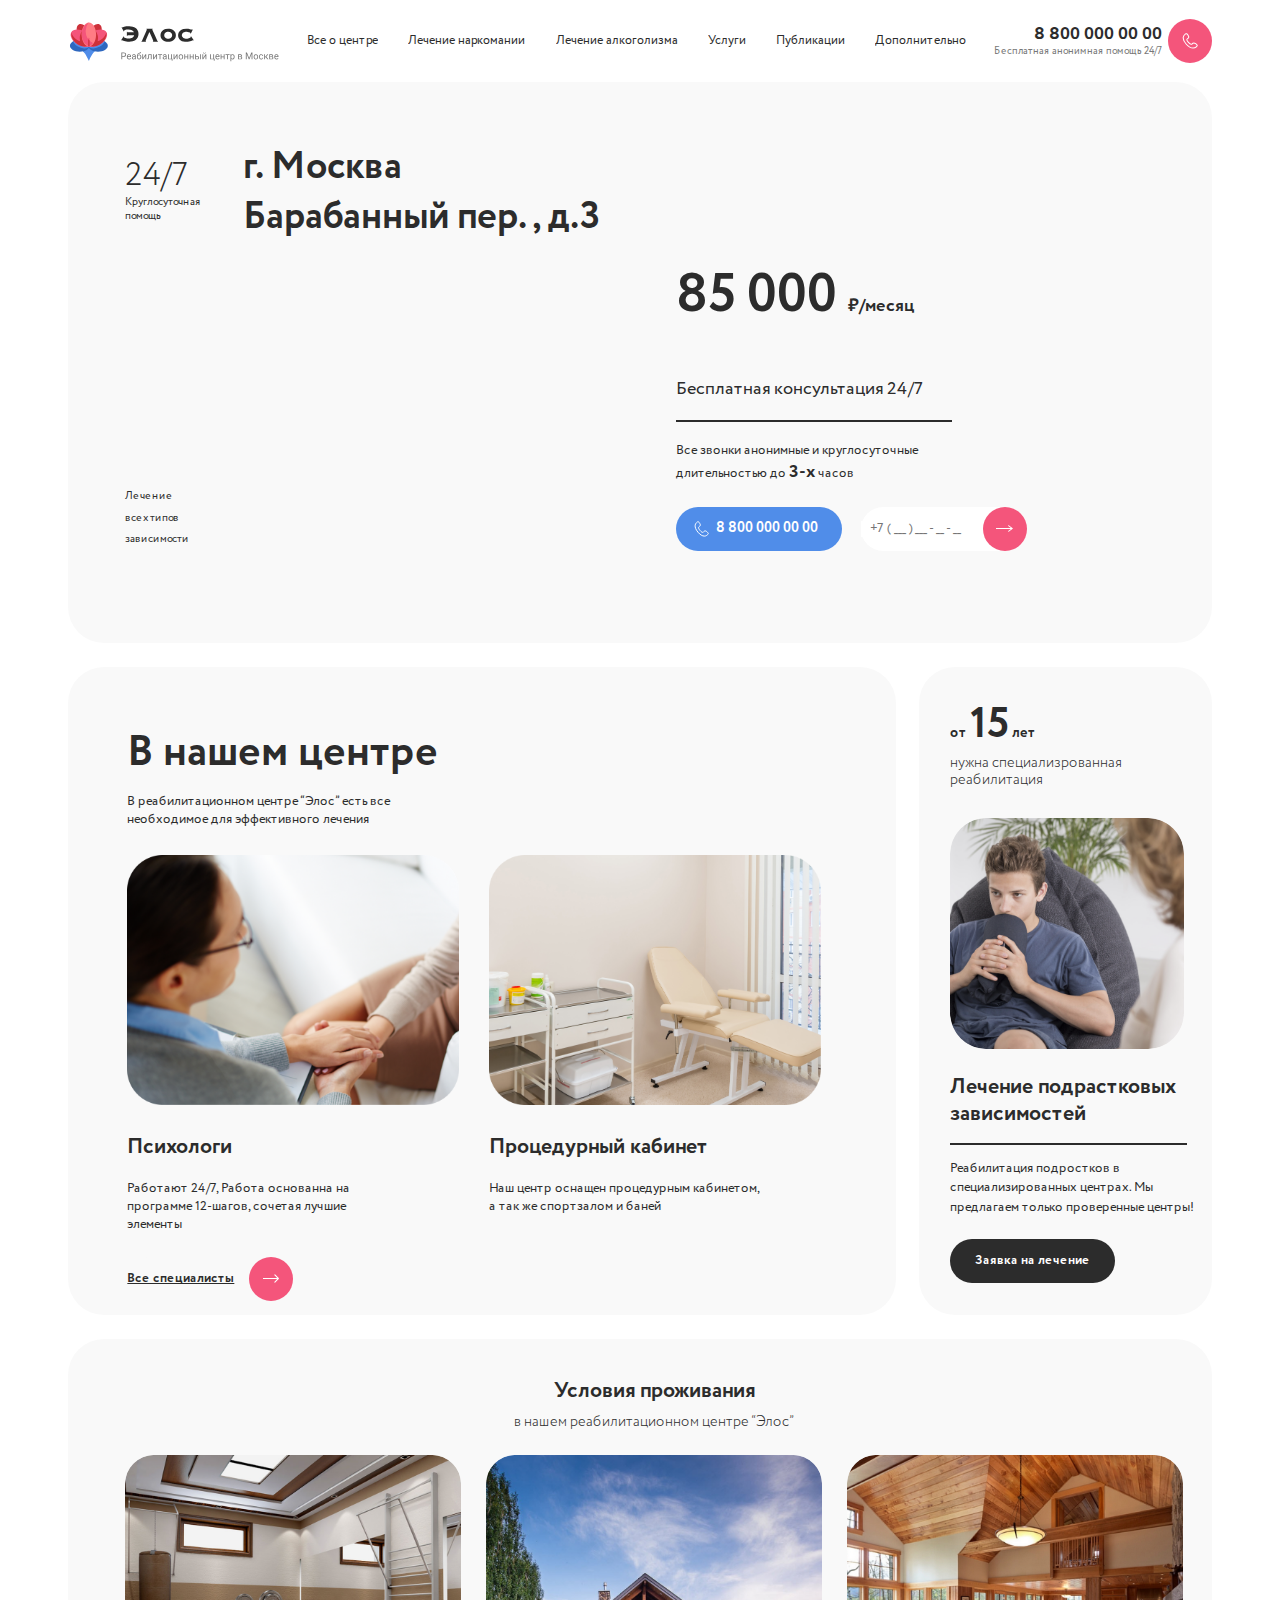
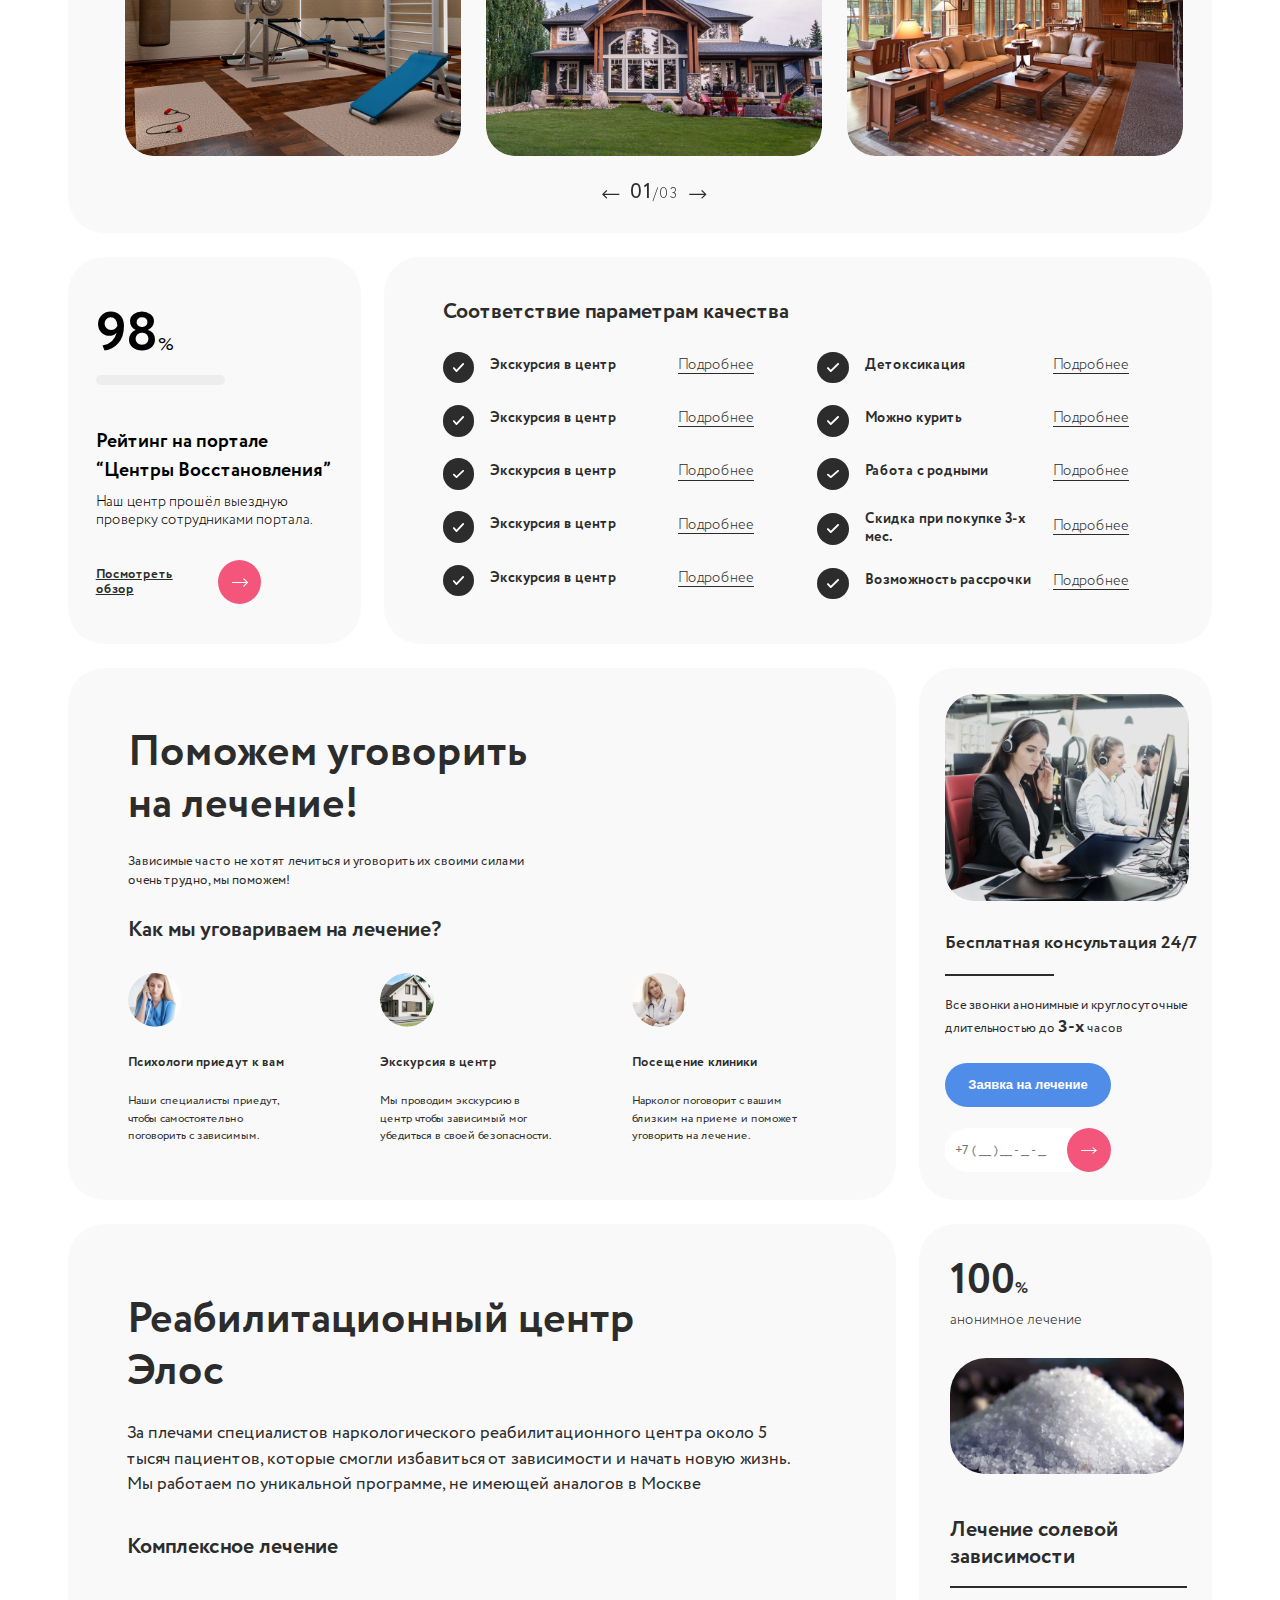
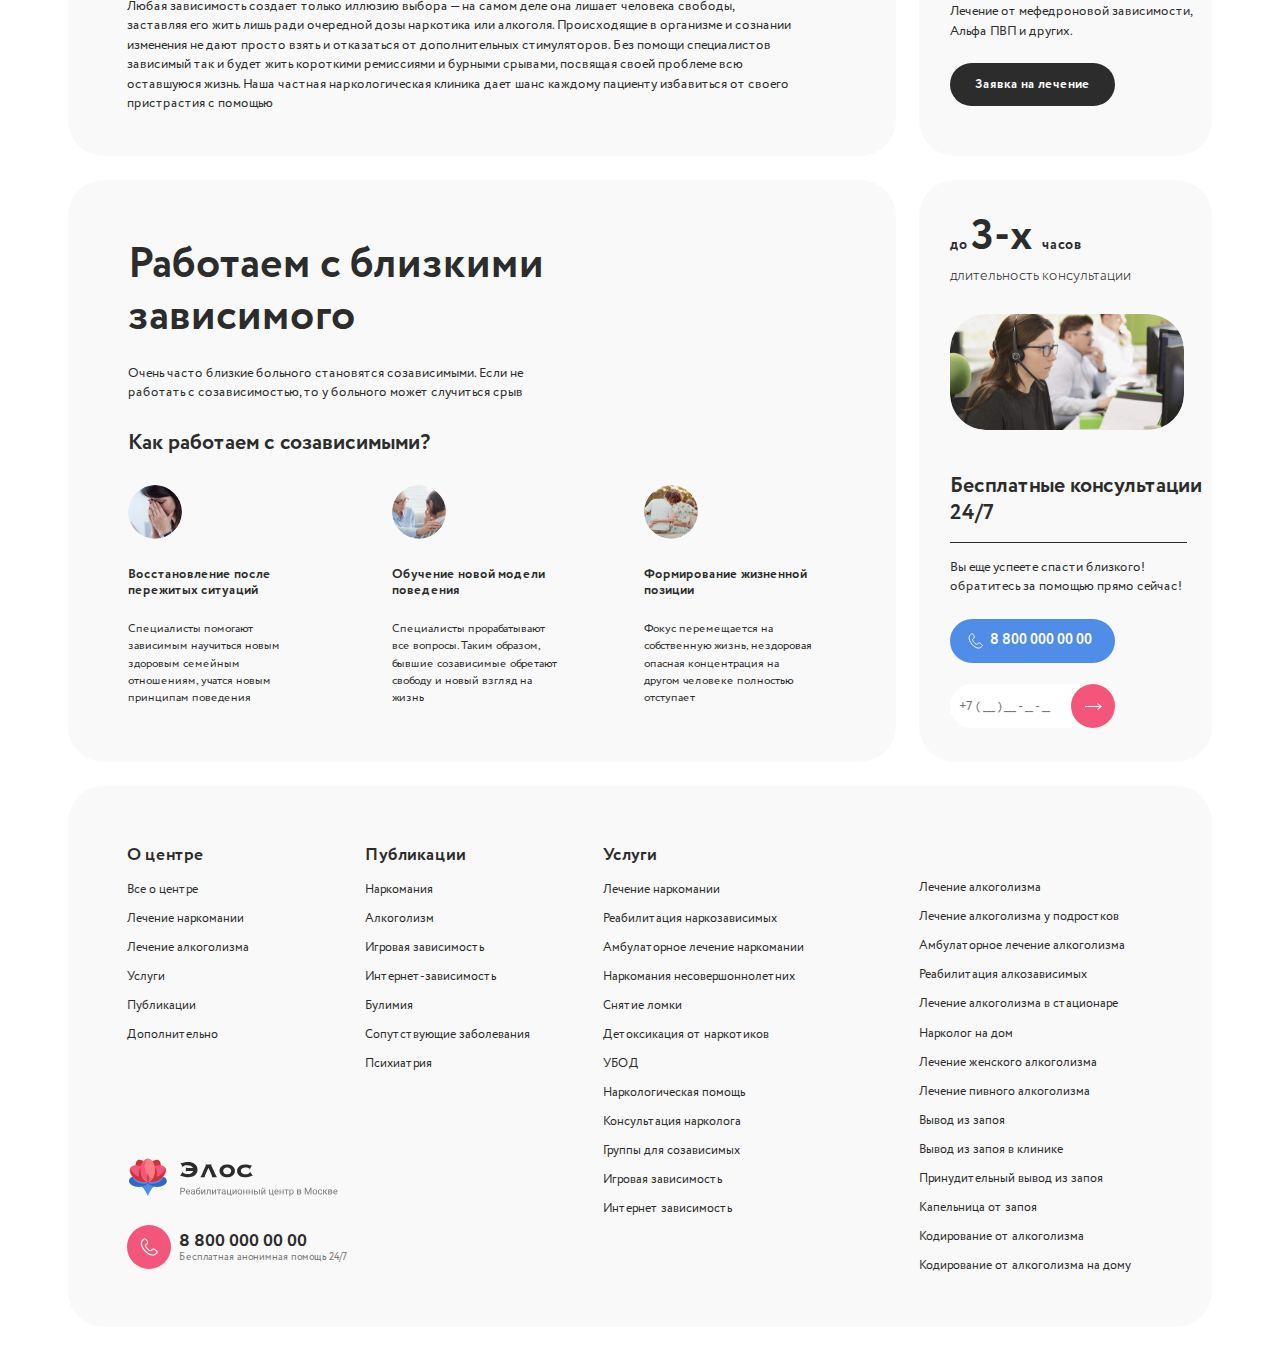
<file: aboutcenter.html>
<!DOCTYPE html>
<html lang="ru">
<head>
	<meta charset="utf-8">
	<meta name="viewport" content="width=device-width, initial-scale=1, shrink-to-fit=no">
	<meta name="" content="">
  	<link rel="stylesheet" href="css/swiper.min.css">
	<link href="css/style.css" rel="stylesheet">
	<script src="js/jquery-3.3.1.min.js"></script>
	<script src="js/swiper-bundle.min.js"></script>
	<script src="https://api-maps.yandex.ru/2.1/?apikey=ваш API-ключ&lang=ru_RU" type="text/javascript"></script>
	<title>elos</title>

</head>
<body>
    <header class="header">

        <div class="container">
            
            <div class="header__inner">
                
                <a class="header__logo" href="index.html">
                    <img src="img/logo.svg" alt="">
                </a>

                <div class="burger"></div>

                <nav class="nav">

                    <ul class="nav__list">

                        <li class="nav__item">
                            <a href="#">Все о центре</a>
                        </li>

                        <li class="nav__item">
                            <a href="#">Лечение наркомании</a>
                        </li>

                        <li class="nav__item">
                            <a href="#">Лечение алкоголизма</a>
                        </li>

                        <li class="nav__item">
                            <a href="#">Услуги</a>
                            <span class="nav__arrow"></span>


                                <ul class="nav__drop">

                                    <li>
                                        <ul>
                                            <li>
                                                <a href="#">
                                                    Лечение наркомании 
                                                </a>
                                            </li>
                                            <li>
                                                <a href="#">
                                                    Реабилитация наркозависимых
                                                </a>
                                            </li>
                                            <li>
                                                <a href="#">
                                                    Амбулаторное лечение наркомании
                                                </a>
                                            </li>
                                            <li>
                                                <a href="#">
                                                    Наркомания несовершоннолетних
                                                </a>
                                            </li>
                                            <li>
                                                <a href="#">
                                                    Снятие ломки
                                                </a>
                                            </li>
                                            <li>
                                                <a href="#">
                                                    Детоксикация от наркотиков
                                                </a>
                                            </li>
                                            <li>
                                                <a href="#">
                                                    УБОД
                                                </a>
                                            </li>
                                            <li>
                                                <a href="#">
                                                    Наркологическая помощь
                                                </a>
                                            </li>
                                            <li>
                                                <a href="#">
                                                    Консультация нарколога
                                                </a>
                                            </li>
                                            <li>
                                                <a href="#">
                                                    Группы для созависимых
                                                </a>
                                            </li>
                                            <li>
                                                <a href="#">
                                                    Игровая зависимость
                                                </a>
                                            </li>
                                            <li>
                                                <a href="#">
                                                    Интернет зависимость
                                                </a>
                                            </li>
                                        </ul>
                                    </li>

                                    <li>
                                        <ul>
                                            <li>
                                                <a href="#">
                                                    Лечение алкоголизма
                                                </a>
                                            </li>
                                            <li>
                                                <a href="#">
                                                    Лечение алкоголизма у подростков
                                                </a>
                                            </li>
                                            <li>
                                                <a href="#">
                                                    Амбулаторное лечение алкоголизма
                                                </a>
                                            </li>
                                            <li>
                                                <a href="#">
                                                    Реабилитация алкозависимых
                                                </a>
                                            </li>
                                            <li>
                                                <a href="#">
                                                    Лечение алкоголизма в стационаре
                                                </a>
                                            </li>
                                            <li>
                                                <a href="#">
                                                    Нарколог на дом
                                                </a>
                                            </li>
                                            <li>
                                                <a href="#">
                                                    Лечение женского алкоголизма
                                                </a>
                                            </li>
                                            <li>
                                                <a href="#">
                                                    Лечение пивного алкоголизма
                                                </a>
                                            </li>
                                            <li>
                                                <a href="#">
                                                    Вывод из запоя
                                                </a>
                                            </li>
                                            <li>
                                                <a href="#">
                                                    Вывод из запоя в клинике
                                                </a>
                                            </li>
                                            <li>
                                                <a href="#">
                                                    Принудительный вывод из запоя
                                                </a>
                                            </li>
                                            <li>
                                                <a href="#">
                                                    Капельница от запоя
                                                </a>
                                            </li>
                                            <li>
                                                <a href="#">
                                                    Кодирование от алкоголизма
                                                </a>
                                            </li>
                                            <li>
                                                <a href="#">
                                                    Кодирование от алкоголизма на дому
                                                </a>
                                            </li>
                                        </ul>
                                    </li>
                                </ul> 

                        </li>

                        <li class="nav__item">
                            <a href="#">Публикации</a>
                            <span class="nav__arrow"></span>

                                <ul class="nav__drop nav__drop--publications">

                                    <ul>
                                        <li>
                                            <a href="#">
                                                Наркомания
                                            </a>
                                        </li>
                                        <li>
                                            <a href="#">
                                                Алкоголизм
                                            </a>
                                        </li>
                                        <li>
                                            <a href="#">
                                                Игровая зависимость
                                            </a>
                                        </li>
                                        <li>
                                            <a href="#">
                                                Интернет-зависимость
                                            </a>
                                        </li>
                                        <li>
                                            <a href="#">
                                                Булимия
                                            </a>
                                        </li>
                                        <li>
                                            <a href="#">
                                                Сопутствующие заболевания
                                            </a>
                                        </li>
                                        <li>
                                            <a href="#">
                                                Психиатрия
                                            </a>
                                        </li>

                                    </ul>
                                </ul> 
                        </li>
                        <li class="nav__item">
                            <a href="#">Дополнительно</a>
                        </li>

                    </ul>

                </nav>

                <a class="header__logo--mob" href="index.html">
                    <img src="img/header__logo--mob.svg" alt="">
                </a>

                <a class="header__phone" href="tel:88000000000">
                    <div class="header__phone--text">
                        <div class="header__phone--text--number">
                            8 800 000 00 00
                        </div>
                        <div class="header__phone--text--info">
                            Бесплатная анонимная помощь 24/7
                        </div>
                    </div>
                    <div class="header__phone--img">
                        <img class="phone__img" src="img/header--phone.svg" alt="">
                        <img class="phone__img--mob" src="img/header--phone--mob.svg" alt="">
                    </div>
                </a>

            </div>

            <!-- <div class="header__border__bottom"></div> -->

            <div class="header__bottom__mob">
                <a class="header__bottom__mob--item" href="#">
                    <div class="header__bottom__mob--item--img">
                        <img src="img/iconmob--3.svg" alt="">
                    </div>
                    <div class="header__bottom__mob--item--title">
                        Все о центре
                    </div>
                </a>
                <a class="header__bottom__mob--item" href="#">
                    <div class="header__bottom__mob--item--img">
                        <img src="img/iconmob--2.svg" alt="">
                    </div>
                    <div class="header__bottom__mob--item--title">
                        Услуги
                    </div>
                </a>
                <a class="header__bottom__mob--item" href="#">
                    <div class="header__bottom__mob--item--img">
                        <img src="img/iconmob--1.svg" alt="">
                    </div>
                    <div class="header__bottom__mob--item--title">
                        Наркомания
                    </div>
                </a>
                <a class="header__bottom__mob--item" href="#">
                    <div class="header__bottom__mob--item--img">
                        <img src="img/iconmob--4.svg" alt="">
                    </div>
                    <div class="header__bottom__mob--item--title">
                        Алкоголизм
                    </div>
                </a>
                <a class="header__bottom__mob--item" href="#">
                    <div class="header__bottom__mob--item--img">
                        <img src="img/iconmob--5.svg" alt="">
                    </div>
                    <div class="header__bottom__mob--item--title">
                        Игромания
                    </div>
                </a>
            </div>

        </div>

    </header>
	<main>
		
		<section class="section--mainaboutcenter">
        
      <div class="container">
                        
        <div class="mainaboutcenter__inner">

          <div class="mainaboutcenter__left">
            <div class="mainaboutcenter__left--title">
              24/7
            </div>
            <div class="mainaboutcenter__left--subtitle">
              Круглосуточная помощь
            </div>
            <div class="mainaboutcenter__left--text">
              Лечение 
              <br>
              всех типов 
              <br>
              зависимости
            </div>
          </div>

          <div class="mainaboutcenter__middle">
            <div class="mainaboutcenter__middle--title">
              г. Москва
              <br>
              Барабанный пер., д.3
            </div>
            <div class="mainaboutcenter__middle--map">
              <div class="map--center">
                <div id="map--center"></div>
                  <script type="text/javascript">
                    ymaps.ready(init);
                    function init(){
                    var myMap = new ymaps.Map("map--center", {
                    center: [55.76, 37.64],
                    zoom: 18
                    });
                    }
                  </script>
                </div>
              </div>
            </div>

            <div class="mainaboutcenter__right">
              <div class="mainslide__right--price mainslide__right--price--mainaboutcenter">
                85 000 <span>₽/месяц</span>
              </div>
              <div class="mainslide__right--consultation">
                Бесплатная консультация  24/7
              </div>
              <div class="mainslide__right--line"></div>
              <div class="mainslide__right--rings">
                Все звонки анонимные и круглосуточные длительностью до <span>3-х</span> часов
              </div>
              <div class="mainslide__right--bottom">
                <a class="mainslide__right--phone" href="tel:88000000000">
                  <span class="mainslide__right--phone--img">
                    <img src="img/mainslider--phone.svg" alt="">
                  </span>
                  <span class="mainslide__right--phone--text">
                    8 800 000 00 00
                  </span>
                </a>
                                                            
                <form>
                  <div class="mainslide__right--form">
                    <input class="mainslide__right--input" type="tel" name="tel"  placeholder="+7 ( ___ ) ___ - __ - __" required>
                    <button class="mainslide__right--submit">
                      <img src="img/mainslider--submit.svg" alt="">
                    </button>
                  </div>
                </form>
                                                            
              </div>
            </div>

          </div>

        </div>

      </section>

            <section class="section--inourcenter">
              
              <div class="container">
                
                <div class="inourcenter__inner">
                  
                  <div class="inourcenter__left">
                    <div class="inourcenter__left--title">
                      В нашем центре
                    </div>
                    <div class="inourcenter__left--subtitle">
                      В реабилитационном центре “Элос” есть все необходимое для эффективного лечения 
                    </div>

                    <div class="inourcenter__left--inner">

                      <div class="inourcenter__left--item">
                        <div class="inourcenter__left--item--img">
                          <img src="img/inourcenter--1.png" alt="">
                        </div>
                        <div class="inourcenter__left--item--title">
                          Психологи
                        </div>
                        <div class="inourcenter__left--item--text">
                          Работают 24/7, Работа основанна на программе 12-шагов, сочетая лучшие элементы
                        </div>
                        <a class="specialists__top--button specialists__top--button--inourcenter">
                          <span class="specialists__top--button--text">
                            Все специалисты
                          </span>
                          <span class="specialists__top--button--push">
                            <img src="img/spec__arrow__btn.svg" alt="">
                          </span>
                        </a>
                      </div>

                      <div class="inourcenter__left--item">
                        <div class="inourcenter__left--item--img">
                          <img src="img/inourcenter--2.png" alt="">
                        </div>
                        <div class="inourcenter__left--item--title">
                          Процедурный кабинет
                        </div>
                        <div class="inourcenter__left--item--text">
                          Наш центр оснащен процедурным кабинетом, а так же спортзалом и баней
                        </div>
                      </div>

                    </div>

                  </div>

                  <div class="seo__right__item seo__right__item--aboutcenter">
                        <div class="seo__right__item--top">
                          <span>от </span>15<span> лет</span>
                        </div>
                        <div class="seo__right__item--value seo__right__item--value--aboutcenter">
                          нужна специализрованная реабилитация
                        </div>
                        <div class="seo__right__item--img seo__right__item--img--aboutcenter">
                          <img src="img/inourcenter--right.png" alt="">
                        </div>
                        <div class="seo__right__item--title seo__right__item--title--aboutcenter">
                          Лечение подрастковых зависимостей
                        </div>
                        <div class="seo__right__item--line"></div>
                        <div class="seo__right__item--text">
                          Реабилитация подростков в специализированных центрах. Мы предлагаем только проверенные центры!
                        </div>
                        <a class="seo__right__item__btn--request open-modal" href="#">
                          Заявка на лечение
                        </a>
                  </div>

                </div> 
                
              </div> 

            </section>

            <section class="section--aboutcenterslider">
              
              <div class="container">

                <div class="aboutcenterslider__inner">
                  <div class="aboutcenterslider__title">
                    Условия проживания
                  </div>
                  <div class="aboutcenterslider__subtitle">
                    в нашем реабилитационном центре “Элос”
                  </div>
                  
                  <div class="swiper-container aboutcenter__swiper-container">

                    <div class="swiper-wrapper aboutcenter__swiper-wrapper">

                      <div class="swiper-slide aboutcenter__swiper-slide">
                        <div class="aboutcenterslide__inner">
                          <img src="img/aboutcenterslide--1.png" alt="">
                        </div>
                      </div>

                      <div class="swiper-slide aboutcenter__swiper-slide">
                        <div class="aboutcenterslide__inner">
                          <img src="img/aboutcenterslide--2.png" alt="">
                        </div>
                      </div>

                      <div class="swiper-slide aboutcenter__swiper-slide">
                        <div class="aboutcenterslide__inner">
                          <img src="img/aboutcenterslide--3.png" alt="">
                        </div>
                      </div>

                    </div>

                    <div class="aboutcenter--controller">
                      <a class="aboutcenter__swiper-button-prev" href="#"></a>
                      <div class="swiper-pagination aboutcenter__swiper-pagination"></div>
                      <a class="aboutcenter__swiper-button-next" href="#"></a>
                    </div>

                  </div>
                </div>

              </div>

            </section>

            <section class="section--rating">
              
              <div class="container">
                
                <div class="rating__inner">
                  
                  <div class="rating__left">
                    <div class="rating__left--number">
                      98<span>%</span>
                    </div>
                    <div class="rating__left--number--line"></div>
                    <div class="rating__left--title">
                      Рейтинг на портале “Центры Восстановления”
                    </div>
                    <div class="rating__left--subtitle">
                      Наш центр прошёл выездную проверку сотрудниками портала.
                    </div>

                    <a class="specialists__top--button specialists__top--button--rating">
                      <span class="specialists__top--button--text">
                        Посмотреть обзор
                      </span>
                      <span class="specialists__top--button--push">
                        <img src="img/spec__arrow__btn.svg" alt="">
                      </span>
                    </a>
                  </div>

                  <div class="rating__right">
                    <div class="rating__right--title">
                      Соответствие параметрам качества
                    </div>
                    <div class="rating__right__inner">

                      <div class="rating__right__col">

                        <div class="rating__right__row">
                          <div class="rating__right__row--img">
                            <img src="img/check--more.svg" alt="">
                          </div>
                          <div class="rating__right__row--value">
                            <div class="rating__right__row--value--title">
                              Экскурсия в центр
                            </div>
                            <button class="rating__right__row--value--more" href="#">
                              Подробнее
                            </button>
                            <div class="modal--rating">
                                <div class="modal--rating--title">
                                    Возможность интервенции
                                </div>
                                <div class="modal--rating--text">
                                    <p>
                                        Вариант для людей, которые не осознают степень своей проблемы и отказываются от госпитализации в специализированное учреждение, где ему проведут необходимые процедуры. Специалисты нашего центра организуют качественное и эффективное мероприятие принудительного лечения, которое заключается в формировании мотивации у человека на добровольное избавление от пагубной привычки.
                                    </p>
                                </div>
                            </div>
                          </div>
                        </div>

                        <div class="rating__right__row">
                          <div class="rating__right__row--img">
                            <img src="img/check--more.svg" alt="">
                          </div>
                          <div class="rating__right__row--value">
                            <div class="rating__right__row--value--title">
                              Экскурсия в центр
                            </div>
                            <button class="rating__right__row--value--more" href="#">
                              Подробнее
                            </button>
                            <div class="modal--rating">
                                <div class="modal--rating--title">
                                    Возможность интервенции
                                </div>
                                <div class="modal--rating--text">
                                    <p>
                                        Вариант для людей, которые не осознают степень своей проблемы и отказываются от госпитализации в специализированное учреждение, где ему проведут необходимые процедуры. Специалисты нашего центра организуют качественное и эффективное мероприятие принудительного лечения, которое заключается в формировании мотивации у человека на добровольное избавление от пагубной привычки.
                                    </p>
                                </div>
                            </div>
                          </div>
                        </div>

                        <div class="rating__right__row">
                          <div class="rating__right__row--img">
                            <img src="img/check--more.svg" alt="">
                          </div>
                          <div class="rating__right__row--value">
                            <div class="rating__right__row--value--title">
                              Экскурсия в центр
                            </div>
                            <button class="rating__right__row--value--more" href="#">
                              Подробнее
                            </button>
                            <div class="modal--rating">
                                <div class="modal--rating--title">
                                    Возможность интервенции
                                </div>
                                <div class="modal--rating--text">
                                    <p>
                                        Вариант для людей, которые не осознают степень своей проблемы и отказываются от госпитализации в специализированное учреждение, где ему проведут необходимые процедуры. Специалисты нашего центра организуют качественное и эффективное мероприятие принудительного лечения, которое заключается в формировании мотивации у человека на добровольное избавление от пагубной привычки.
                                    </p>
                                </div>
                            </div>
                          </div>
                        </div>

                        <div class="rating__right__row">
                          <div class="rating__right__row--img">
                            <img src="img/check--more.svg" alt="">
                          </div>
                          <div class="rating__right__row--value">
                            <div class="rating__right__row--value--title">
                              Экскурсия в центр
                            </div>
                            <button class="rating__right__row--value--more" href="#">
                              Подробнее
                            </button>
                            <div class="modal--rating">
                                <div class="modal--rating--title">
                                    Возможность интервенции
                                </div>
                                <div class="modal--rating--text">
                                    <p>
                                        Вариант для людей, которые не осознают степень своей проблемы и отказываются от госпитализации в специализированное учреждение, где ему проведут необходимые процедуры. Специалисты нашего центра организуют качественное и эффективное мероприятие принудительного лечения, которое заключается в формировании мотивации у человека на добровольное избавление от пагубной привычки.
                                    </p>
                                </div>
                            </div>
                          </div>
                        </div>

                        <div class="rating__right__row">
                          <div class="rating__right__row--img">
                            <img src="img/check--more.svg" alt="">
                          </div>
                          <div class="rating__right__row--value">
                            <div class="rating__right__row--value--title">
                              Экскурсия в центр
                            </div>
                            <button class="rating__right__row--value--more" href="#">
                              Подробнее
                            </button>
                            <div class="modal--rating">
                                <div class="modal--rating--title">
                                    Возможность интервенции
                                </div>
                                <div class="modal--rating--text">
                                    <p>
                                        Вариант для людей, которые не осознают степень своей проблемы и отказываются от госпитализации в специализированное учреждение, где ему проведут необходимые процедуры. Специалисты нашего центра организуют качественное и эффективное мероприятие принудительного лечения, которое заключается в формировании мотивации у человека на добровольное избавление от пагубной привычки.
                                    </p>
                                </div>
                            </div>
                          </div>
                        </div>


                      </div>

                      <div class="rating__right__col">

                        <div class="rating__right__row">
                          <div class="rating__right__row--img">
                            <img src="img/check--more.svg" alt="">
                          </div>
                          <div class="rating__right__row--value">
                            <div class="rating__right__row--value--title">
                              Детоксикация
                            </div>
                            <button class="rating__right__row--value--more" href="#">
                              Подробнее
                            </button>
                            <div class="modal--rating">
                                <div class="modal--rating--title">
                                    Возможность интервенции
                                </div>
                                <div class="modal--rating--text">
                                    <p>
                                        Вариант для людей, которые не осознают степень своей проблемы и отказываются от госпитализации в специализированное учреждение, где ему проведут необходимые процедуры. Специалисты нашего центра организуют качественное и эффективное мероприятие принудительного лечения, которое заключается в формировании мотивации у человека на добровольное избавление от пагубной привычки.
                                    </p>
                                </div>
                            </div>
                          </div>
                        </div>

                        <div class="rating__right__row">
                          <div class="rating__right__row--img">
                            <img src="img/check--more.svg" alt="">
                          </div>
                          <div class="rating__right__row--value">
                            <div class="rating__right__row--value--title">
                              Можно курить
                            </div>
                            <button class="rating__right__row--value--more" href="#">
                              Подробнее
                            </button>
                            <div class="modal--rating">
                                <div class="modal--rating--title">
                                    Возможность интервенции
                                </div>
                                <div class="modal--rating--text">
                                    <p>
                                        Вариант для людей, которые не осознают степень своей проблемы и отказываются от госпитализации в специализированное учреждение, где ему проведут необходимые процедуры. Специалисты нашего центра организуют качественное и эффективное мероприятие принудительного лечения, которое заключается в формировании мотивации у человека на добровольное избавление от пагубной привычки.
                                    </p>
                                </div>
                            </div>
                          </div>
                        </div>

                        <div class="rating__right__row">
                          <div class="rating__right__row--img">
                            <img src="img/check--more.svg" alt="">
                          </div>
                          <div class="rating__right__row--value">
                            <div class="rating__right__row--value--title">
                              Работа с родными
                            </div>
                            <button class="rating__right__row--value--more" href="#">
                              Подробнее
                            </button>
                            <div class="modal--rating">
                                <div class="modal--rating--title">
                                    Возможность интервенции
                                </div>
                                <div class="modal--rating--text">
                                    <p>
                                        Вариант для людей, которые не осознают степень своей проблемы и отказываются от госпитализации в специализированное учреждение, где ему проведут необходимые процедуры. Специалисты нашего центра организуют качественное и эффективное мероприятие принудительного лечения, которое заключается в формировании мотивации у человека на добровольное избавление от пагубной привычки.
                                    </p>
                                </div>
                            </div>
                          </div>
                        </div>

                        <div class="rating__right__row">
                          <div class="rating__right__row--img">
                            <img src="img/check--more.svg" alt="">
                          </div>
                          <div class="rating__right__row--value">
                            <div class="rating__right__row--value--title">
                              Скидка при покупке 3-х мес.
                            </div>
                            <button class="rating__right__row--value--more" href="#">
                              Подробнее
                            </button>
                            <div class="modal--rating">
                                <div class="modal--rating--title">
                                    Возможность интервенции
                                </div>
                                <div class="modal--rating--text">
                                    <p>
                                        Вариант для людей, которые не осознают степень своей проблемы и отказываются от госпитализации в специализированное учреждение, где ему проведут необходимые процедуры. Специалисты нашего центра организуют качественное и эффективное мероприятие принудительного лечения, которое заключается в формировании мотивации у человека на добровольное избавление от пагубной привычки.
                                    </p>
                                </div>
                            </div>
                          </div>
                        </div>

                        <div class="rating__right__row">
                          <div class="rating__right__row--img">
                            <img src="img/check--more.svg" alt="">
                          </div>
                          <div class="rating__right__row--value">
                            <div class="rating__right__row--value--title">
                              Возможность рассрочки
                            </div>
                            <button class="rating__right__row--value--more" href="#">
                              Подробнее
                            </button>
                            <div class="modal--rating">
                                <div class="modal--rating--title">
                                    Возможность интервенции
                                </div>
                                <div class="modal--rating--text">
                                    <p>
                                        Вариант для людей, которые не осознают степень своей проблемы и отказываются от госпитализации в специализированное учреждение, где ему проведут необходимые процедуры. Специалисты нашего центра организуют качественное и эффективное мероприятие принудительного лечения, которое заключается в формировании мотивации у человека на добровольное избавление от пагубной привычки.
                                    </p>
                                </div>
                            </div>
                          </div>
                        </div>

                      </div>

                    </div>
                  </div>

                </div>

              </div>

            </section>

            <section class="section--persuade">

      <div class="container">
        
        <div class="persuade__inner">
          
          <div class="persuade__left">
            <div class="persuade__left--title">
              Поможем уговорить на лечение!
            </div>
            <div class="persuade__left--value">
              Зависимые часто не хотят лечиться и уговорить их своими силами очень трудно, мы поможем!
            </div>
            <div class="persuade__left--subtitle">
              Как мы уговариваем на лечение?
            </div>
            <div class="persuade__left--bottom">
              <div class="persuade__left--bottom--item">
                <div class="persuade__left--bottom--img">
                  <img src="img/persuade--1.png" alt="">
                </div>
                <div class="persuade__left--bottom--text">
                  <div class="persuade__left--bottom--text--title">
                    Психологи приедут к вам
                  </div>
                  <div class="persuade__left--bottom--text--value">
                    Наши специалисты приедут, чтобы самостоятельно поговорить с зависимым.
                  </div>
                </div>
              </div>
              <div class="persuade__left--bottom--item">
                <div class="persuade__left--bottom--img">
                  <img src="img/persuade--2.png" alt="">
                </div>
                <div class="persuade__left--bottom--text">
                  <div class="persuade__left--bottom--text--title">
                    Экскурсия в центр
                  </div>
                  <div class="persuade__left--bottom--text--value">
                    Мы проводим экскурсию в центр чтобы зависимый мог убедиться в своей безопасности.
                  </div>
                </div>
              </div>
              <div class="persuade__left--bottom--item">
                <div class="persuade__left--bottom--img">
                  <img src="img/persuade--3.png" alt="">
                </div>
                <div class="persuade__left--bottom--text">
                  <div class="persuade__left--bottom--text--title">
                    Посещение клиники
                  </div>
                  <div class="persuade__left--bottom--text--value">
                    Нарколог поговорит с вашим близким на приеме и поможет уговорить на лечение.
                  </div>
                </div>
              </div>
            </div>
          </div>

          <div class="persuade__right">
            <div class="persuade__right--img">
              <img src="img/persuide--photo.png" alt="">
            </div>
            <div class="persuade__right--title">
              Бесплатная консультация 24/7
            </div>
            <div class="persuade__right--line"></div>
            <div class="persuade__right--text">
              Все звонки анонимные и круглосуточные длительностью до <span>3-х</span> часов
            </div>
            <div class="persuade__right--bottom">
              <button class="persuade__right--request open-modal">
                Заявка на лечение
              </button>
              <form>
                    <div class="persuade__right--form">
                      <input class="persuade__right--input" type="tel" name="tel"  placeholder="+7 ( ___ ) ___ - __ - __" required>
                      <button class="mainslide__right--submit">
                        <img src="img/mainslider--submit.svg" alt="">
                      </button>
                    </div>
                  </form>
            </div>

          </div>

        </div>

      </div>

    </section>

    <section class="section--elos">
      
      <div class="container">
        
        <div class="elos__inner">
          
            <div class="elos__left">
                <div class="elos__left--title">
                Реабилитационный центр
                <br>
                Элос
                </div>
                <div class="elos__left--text--1">
                    <p>
                        За плечами специалистов наркологического реабилитационного центра около 5 тысяч пациентов, которые смогли избавиться от зависимости и начать новую жизнь. Мы работаем по уникальной программе, не имеющей аналогов в Москве
                    </p>
                </div>
                <div class="elos__left--subtitle">
                    Комплексное лечение
                </div>
                <div class="elos__left--text--2">
                    <p>
                        Любая зависимость создает только иллюзию выбора — на самом деле она лишает человека свободы, заставляя его жить лишь ради очередной дозы наркотика или алкоголя. Происходящие в организме и сознании изменения не дают просто взять и отказаться от дополнительных стимуляторов. Без помощи специалистов зависимый так и будет жить короткими ремиссиями и бурными срывами, посвящая своей проблеме всю оставшуюся жизнь. Наша частная наркологическая клиника дает шанс каждому пациенту избавиться от своего пристрастия с помощью 
                    </p>
                </div>
            </div>

            <div class="seo__right__item seo__right__item--maincontacts">
                <div class="seo__right__item--top">
                    100<span>%</span>
                </div>
                <div class="seo__right__item--value">
                    анонимное лечение
                </div>
                <div class="seo__right__item--img">
                    <img src="img/seo--1.png" alt="">
                </div>
                <div class="seo__right__item--title">
                    Лечение солевой зависимости
                </div>
                <div class="seo__right__item--line"></div>
                <div class="seo__right__item--text">
                    Лечение от мефедроновой зависимости, Альфа ПВП и других.
                </div>
                <a class="seo__right__item__btn--request seo__right__item__btn--request--maincontacts open-modal" href="#">
                    Заявка на лечение
                </a>
            </div>

        </div>

      </div>

    </section>

    <section class="section--persuade">

      <div class="container">
        
        <div class="persuade__inner">
          
          <div class="persuade__left">
            <div class="persuade__left--title">
              Работаем с близкими зависимого
            </div>
            <div class="persuade__left--value">
              Очень часто близкие больного становятся созависимыми. Если не работать с созависимостью, то у больного может случиться срыв
            </div>
            <div class="persuade__left--subtitle">
              Как работаем с созависимыми?
            </div>
            <div class="persuade__left--bottom">
              <div class="persuade__left--bottom--item">
                <div class="persuade__left--bottom--img">
                  <img src="img/aboutcenter__bottom__item--1.png" alt="">
                </div>
                <div class="persuade__left--bottom--text">
                  <div class="persuade__left--bottom--text--title">
                    Восстановление после пережитых ситуаций
                  </div>
                  <div class="persuade__left--bottom--text--value">
                    Специалисты помогают зависимым научиться новым здоровым семейным отношениям, учатся новым принципам поведения
                  </div>
                </div>
              </div>
              <div class="persuade__left--bottom--item">
                <div class="persuade__left--bottom--img">
                  <img src="img/aboutcenter__bottom__item--2.png" alt="">
                </div>
                <div class="persuade__left--bottom--text">
                  <div class="persuade__left--bottom--text--title">
                    Обучение новой модели поведения
                  </div>
                  <div class="persuade__left--bottom--text--value">
                    Специалисты прорабатывают все вопросы. Таким образом, бывшие созависимые обретают свободу и новый взгляд на жизнь
                  </div>
                </div>
              </div>
              <div class="persuade__left--bottom--item">
                <div class="persuade__left--bottom--img">
                  <img src="img/aboutcenter__bottom__item--3.png" alt="">
                </div>
                <div class="persuade__left--bottom--text">
                  <div class="persuade__left--bottom--text--title">
                    Формирование жизненной позиции
                  </div>
                  <div class="persuade__left--bottom--text--value">
                    Фокус перемещается на собственную жизнь, нездоровая опасная концентрация на другом человеке полностью отступает
                  </div>
                </div>
              </div>
            </div>
          </div>

          <div class="seo__right__item seo__right__item--aboutcenter">
            <div class="seo__right__item--top">
              <span>
                до 
              </span> 
              3-х
              <span>
                часов
              </span>
            </div>
            <div class="seo__right__item--value">
              длительность консультации
            </div>
            <div class="seo__right__item--img">
              <img src="img/seo--2.png" alt="">
            </div>
            <div class="seo__right__item--title">
              Бесплатные консультации 24/7
            </div>
            <div class="seo__right__item--line"></div>
            <div class="seo__right__item--text seo__right__item--text--aboutcenter">
              Вы еще успеете спасти близкого! обратитесь за помощью прямо сейчас!
            </div>
            <div class="persuade__right--bottom">
              <a class="mainslide__right--phone" href="tel:88000000000">
                <span class="mainslide__right--phone--img">
                  <img src="img/mainslider--phone.svg" alt="">
                </span>
                <span class="mainslide__right--phone--text">
                  8 800 000 00 00
                </span>
              </a>
              <form>
                <div class="persuade__right--form">
                  <input class="persuade__right--input" type="tel" name="tel"  placeholder="+7 ( ___ ) ___ - __ - __" required>
                  <button class="mainslide__right--submit">
                    <img src="img/mainslider--submit.svg" alt="">
                  </button>
                </div>
              </form>
            </div>
          </div>

        </div>

      </div>

    </section>

	</main>
	<footer class="footer">

        <div class="container">
            
            <div class="footer__inner">

                <div class="footer__topinner">
                
                    <div class="footer__left">
                        <div class="footer__title">
                            О центре
                        </div>
                        <a class="footer__link" href="#">
                            Все о центре
                        </a>
                        <a class="footer__link" href="#">
                            Лечение наркомании
                        </a>
                        <a class="footer__link" href="#">
                            Лечение алкоголизма
                        </a>
                        <a class="footer__link" href="#">
                            Услуги
                        </a>
                        <a class="footer__link" href="#">
                            Публикации
                        </a>
                        <a class="footer__link" href="#">
                            Дополнительно
                        </a>
                    </div>

                    <div class="footer__middle">
                        <div class="footer__title">
                            Публикации
                        </div>
                        <a class="footer__link" href="#">
                            Наркомания
                        </a>
                        <a class="footer__link" href="#">
                            Алкоголизм
                        </a>
                        <a class="footer__link" href="#">
                            Игровая зависимость
                        </a>
                        <a class="footer__link" href="#">
                            Интернет-зависимость
                        </a>
                        <a class="footer__link" href="#">
                            Булимия
                        </a>
                        <a class="footer__link" href="#">
                            Сопутствующие заболевания
                        </a>
                        <a class="footer__link" href="#">
                            Психиатрия
                        </a>
                    </div>

                    <div class="footer__right">

                        <div class="footer__right__col--1">
                            <div class="footer__title">
                                Услуги
                            </div>
                            <a class="footer__link" href="#">
                                Лечение наркомании
                            </a>
                            <a class="footer__link" href="#">
                                Реабилитация наркозависимых
                            </a>
                            <a class="footer__link" href="#">
                                Амбулаторное лечение наркомании
                            </a>
                            <a class="footer__link" href="#">
                                Наркомания несовершоннолетних
                            </a>
                            <a class="footer__link" href="#">
                                Снятие ломки
                            </a>
                            <a class="footer__link" href="#">
                                Детоксикация от наркотиков
                            </a>
                            <a class="footer__link" href="#">
                                УБОД
                            </a>
                            <a class="footer__link" href="#">
                                Наркологическая помощь
                            </a>
                            <a class="footer__link" href="#">
                                Консультация нарколога
                            </a>
                            <a class="footer__link" href="#">
                                Группы для созависимых
                            </a>
                            <a class="footer__link" href="#">
                                Игровая зависимость
                            </a>
                            <a class="footer__link" href="#">
                                Интернет зависимость
                            </a>
                        </div>

                        <div class="footer__right__col--2">
                            <a class="footer__link" href="#">
                                Лечение алкоголизма
                            </a>
                            <a class="footer__link" href="#">
                                Лечение алкоголизма у подростков
                            </a>
                            <a class="footer__link" href="#">
                                Амбулаторное лечение алкоголизма
                            </a>
                            <a class="footer__link" href="#">
                                Реабилитация алкозависимых
                            </a>
                            <a class="footer__link" href="#">
                                Лечение алкоголизма в стационаре
                            </a>
                            <a class="footer__link" href="#">
                                Нарколог на дом
                            </a>
                            <a class="footer__link" href="#">
                                Лечение женского алкоголизма
                            </a>
                            <a class="footer__link" href="#">
                                Лечение пивного алкоголизма
                            </a>
                            <a class="footer__link" href="#">
                                Вывод из запоя
                            </a>
                            <a class="footer__link" href="#">
                                Вывод из запоя в клинике
                            </a>
                            <a class="footer__link" href="#">
                                Принудительный вывод из запоя
                            </a>
                            <a class="footer__link" href="#">
                                Капельница от запоя
                            </a>
                            <a class="footer__link" href="#">
                                Кодирование от алкоголизма
                            </a>
                            <a class="footer__link" href="#">
                                Кодирование от алкоголизма на дому
                            </a>
                        </div>

                    </div>

                </div>

                <a class="footer__logo" href="index.html">
                    <img src="img/logo.svg" alt="">
                </a>

                <a class="footer__phone" href="tel:88000000000">
                    <div class="footer__phone--img">
                        <img src="img/header--phone.svg" alt="">
                    </div>
                    <div class="footer__phone--text">
                        <div class="footer__phone--text--number">
                            8 800 000 00 00
                        </div>
                        <div class="footer__phone--text--info">
                            Бесплатная анонимная помощь 24/7
                        </div>
                    </div>
                </a>

            </div>

        </div>





		<div class="die__mobile">
        	<div class="die__mobile--text">
        		<div class="die__mobile--text--title">
        			Получите помощь уже сейчас!
        		</div>
        		<div class="die__mobile--text--subtitle">
        			24/7. Анонимно. Бесплатно
        		</div>
        	</div>
       		<a class="die__mobile--phone" href="tel:88000000000">
      			8 800 000 00 00
      		</a>
        </div>

		<div class="modal">

            <div class="modal__title">Оставить анонимную заявку</div>
            <div class="modal__subtitle">
            	Заявки принимаются бесплатно и круглосуточно.
            </div>
            <div class="modal__subtitle">
            	Мы свяжемся с вами в течение дня
            </div>

            <form>
      		<div class="modal__forminner">
      			<input class="modal__tel--input" type="tel" name="tel"  placeholder="+7 ( ___ ) ___ - __ - __" required>
      			<input class="modal__text--input" type="text" name="text" placeholder="Сообщение" required>
      			<textarea class="modal__text--input--mobile" name="text" placeholder="Сообщение"></textarea>
      			<button class="modal--submit">
      				<img src="img/mainslider--submit.svg" alt="">
      			</button>
      		</div>
      	</form>

            <svg class="close-modal" 
                xmlns="http://www.w3.org/2000/svg" viewBox="0 0 24 24"><path d="M23.954 21.03l-9.184-9.095 9.092-9.174-2.832-2.807-9.09 9.179-9.176-9.088-2.81 2.81 9.186 9.105-9.095 9.184 2.81 2.81 9.112-9.192 9.18 9.1z"/>
            </svg>

        </div>
        <div class="overlay"></div>
                    
       	<div class="sendwindow">
            <div class="sendwindow__title">
                Ваша заявка отправлена!
            </div>
        </div>                  
		
		<div class="modal--reviews">
            <div class="reviewsslide__top--name reviewsslide__top--name--modal"></div>
            <div class="reviewsslide__top--type reviewsslide__top--type--modal"></div>
            <div class="reviewsslide__text--full reviewsslide__text--modal"></div>

            <svg class="close-modal--reviews" 
                xmlns="http://www.w3.org/2000/svg" viewBox="0 0 24 24"><path d="M23.954 21.03l-9.184-9.095 9.092-9.174-2.832-2.807-9.09 9.179-9.176-9.088-2.81 2.81 9.186 9.105-9.095 9.184 2.81 2.81 9.112-9.192 9.18 9.1z"/>
            </svg>

        </div>
      	<div class="overlay--reviews"></div>

        <div class="display__none rating__left--number--line"></div>

	</footer>
	<script src="js/main.js"></script>
</body>
</html>
</file>
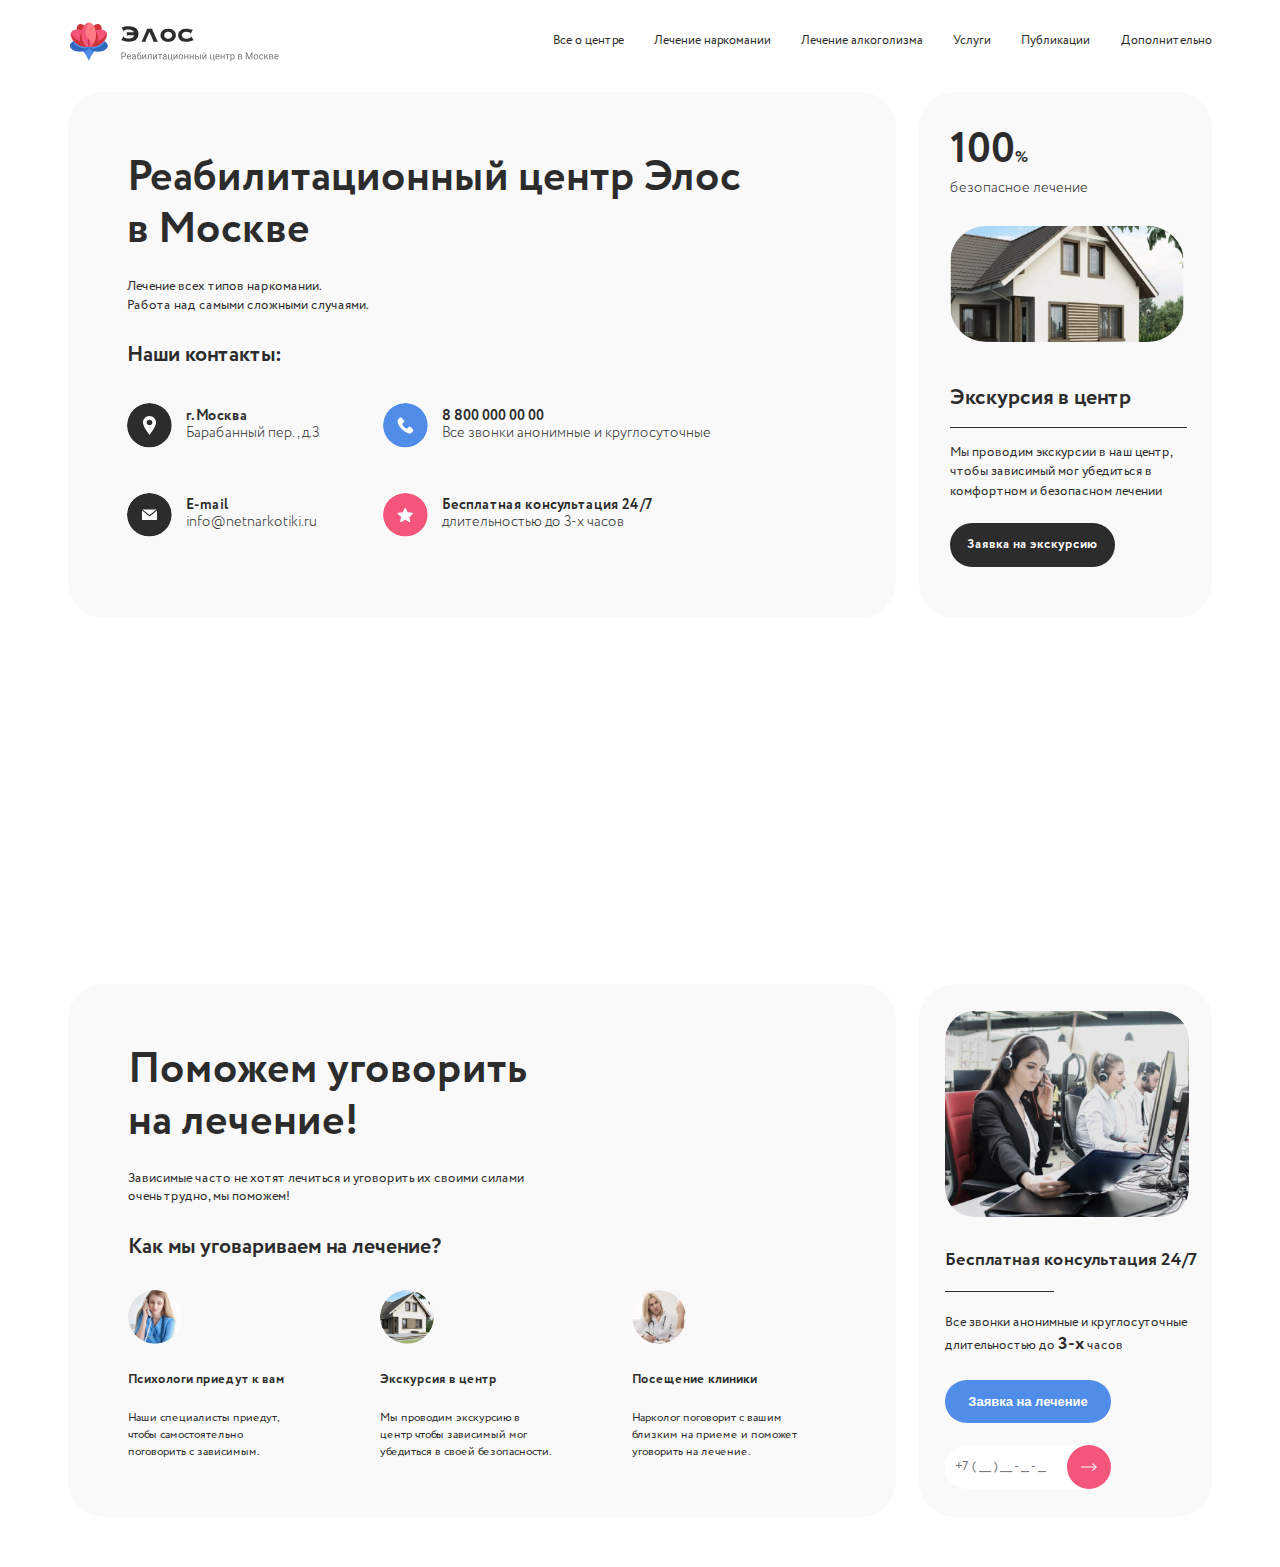
<file: contacts.html>
<!DOCTYPE html>
<html lang="ru">
<head>
	<meta charset="utf-8">
	<meta name="viewport" content="width=device-width, initial-scale=1, shrink-to-fit=no">
	<meta name="" content="">
  	<link rel="stylesheet" href="css/swiper.min.css">
	<link href="css/style.css" rel="stylesheet">
	<script src="js/jquery-3.3.1.min.js"></script>
	<script src="js/swiper-bundle.min.js"></script>
	<script src="https://api-maps.yandex.ru/2.1/?apikey=ваш API-ключ&lang=ru_RU" type="text/javascript"></script>
	<title>elos</title>

</head>
<body>
      <header class="header">

		<div class="container">
			
			<div class="header__inner">
				
				<a class="header__logo" href="index.html">
					<img src="img/logo.svg" alt="">
				</a>

				<div class="burger"></div>

				<nav class="nav">
					
					<ul class="nav__list">
						
						<li class="nav__item">
							<a href="#">
								Все о центре
							</a>
						</li>

						<li class="nav__item">
							<a href="#">
								Лечение наркомании
							</a>
						</li>

						<li class="nav__item">
							<a href="#">
								Лечение алкоголизма
							</a>
						</li>

						<li class="nav__item">
							<a href="#">
								Услуги
							</a>
						</li>

						<li class="nav__item">
							<a href="#">
								Публикации
							</a>
						</li>

						<li class="nav__item">
							<a href="#">
								Дополнительно
							</a>
						</li>

					</ul>

				</nav>

			</div>

		</div>

	</header>
	<main>
		
		<section class="section--maincontacts">

                  <div class="container">
                        <div class="maincontacts__inner">
                              <div class="maincontacts__left">
                                    <div class="maincontacts__left--title">
                                          Реабилитационный центр Элос
                                          <br>
                                          в Москве
                                    </div>
                                    <div class="maincontacts__left--subtitle">
                                          Лечение всех типов наркомании.
                                    </div>
                                    <div class="maincontacts__left--subtitle">
                                          Работа над самыми сложными случаями.
                                    </div>
                                    <div class="maincontacts__left--ourcontacts">
                                          Наши контакты:
                                    </div>
                                    <div class="maincontacts__left--bottominner">
                                          <div class="maincontacts__left--item">
                                                <div class="maincontacts__left--item--img">
                                                      <img src="img/maincontacts__icon--1.svg" alt="">
                                                </div>
                                                <div class="maincontacts__left--item--text">
                                                      <div class="maincontacts__left--item--text--title">
                                                            г. Москва
                                                      </div>
                                                      <div class="maincontacts__left--item--text--subtitle">
                                                            Барабанный пер., д.3
                                                      </div>
                                                </div>
                                          </div>
                                          <div class="maincontacts__left--item">
                                                <div class="maincontacts__left--item--img">
                                                      <img src="img/maincontacts__icon--2.svg" alt="">
                                                </div>
                                                <div class="maincontacts__left--item--text">
                                                      <a class="maincontacts__left--item--text--title" href="tel:88000000000">
                                                            8 800 000 00 00
                                                      </a>
                                                      <div class="maincontacts__left--item--text--subtitle">
                                                            Все звонки анонимные и круглосуточные
                                                      </div>
                                                </div>
                                          </div>
                                          <div class="maincontacts__left--item">
                                                <div class="maincontacts__left--item--img">
                                                      <img src="img/maincontacts__icon--3.svg" alt="">
                                                </div>
                                                <div class="maincontacts__left--item--text">
                                                      <div class="maincontacts__left--item--text--title">
                                                            E-mail
                                                      </div>
                                                      <div class="maincontacts__left--item--text--subtitle">
                                                            info@netnarkotiki.ru
                                                      </div>
                                                </div>
                                          </div>
                                          <div class="maincontacts__left--item">
                                                <div class="maincontacts__left--item--img">
                                                      <img src="img/maincontacts__icon--4.svg" alt="">
                                                </div>
                                                <div class="maincontacts__left--item--text">
                                                      <div class="maincontacts__left--item--text--title">
                                                            Бесплатная консультация 24/7
                                                      </div>
                                                      <div class="maincontacts__left--item--text--subtitle">
                                                            длительностью до 3-х часов
                                                      </div>
                                                </div>
                                          </div>
                                    </div>
                              </div>

                              <div class="seo__right__item seo__right__item--maincontacts">
                                    <div class="seo__right__item--top">
                                          100<span>%</span>
                                    </div>
                                    <div class="seo__right__item--value">
                                          безопасное лечение
                                    </div>
                                    <div class="seo__right__item--img">
                                          <img src="img/maincontacts--right.png" alt="">
                                    </div>
                                    <div class="seo__right__item--title">
                                          Экскурсия в центр
                                    </div>
                                    <div class="seo__right__item--line"></div>
                                    <div class="seo__right__item--text">
                                          Мы проводим экскурсии в наш центр, чтобы зависимый мог убедиться в комфортном и безопасном лечении
                                    </div>
                                    <a class="seo__right__item__btn--request seo__right__item__btn--request--maincontacts open-modal" href="#">
                                          Заявка на экскурсию
                                    </a>
                              </div>

                              <div class="map__inner">
                                    <div class="map">
                                          <div id="map"></div>
                                          <script type="text/javascript">
                                          ymaps.ready(init);
                                          function init(){
                                          var myMap = new ymaps.Map("map", {
                                          center: [55.76, 37.64],
                                          zoom: 18
                                          });
                                          }
                                          </script>
                                    </div>
                              </div>
                        </div>
                  </div>
                
            </section>

            <section class="section--persuade">

                  <div class="container">
                        
                        <div class="persuade__inner">
                              
                              <div class="persuade__left">
                                    <div class="persuade__left--title">
                                          Поможем уговорить на лечение!
                                    </div>
                                    <div class="persuade__left--value">
                                          Зависимые часто не хотят лечиться и уговорить их своими силами очень трудно, мы поможем!
                                    </div>
                                    <div class="persuade__left--subtitle">
                                          Как мы уговариваем на лечение?
                                    </div>
                                    <div class="persuade__left--bottom">
                                          <div class="persuade__left--bottom--item">
                                                <div class="persuade__left--bottom--img">
                                                      <img src="img/persuade--1.png" alt="">
                                                </div>
                                                <div class="persuade__left--bottom--text">
                                                      <div class="persuade__left--bottom--text--title">
                                                            Психологи приедут к вам
                                                      </div>
                                                      <div class="persuade__left--bottom--text--value">
                                                            Наши специалисты приедут, чтобы самостоятельно поговорить с зависимым.
                                                      </div>
                                                </div>
                                          </div>
                                          <div class="persuade__left--bottom--item">
                                                <div class="persuade__left--bottom--img">
                                                      <img src="img/persuade--2.png" alt="">
                                                </div>
                                                <div class="persuade__left--bottom--text">
                                                      <div class="persuade__left--bottom--text--title">
                                                            Экскурсия в центр
                                                      </div>
                                                      <div class="persuade__left--bottom--text--value">
                                                            Мы проводим экскурсию в центр чтобы зависимый мог убедиться в своей безопасности.
                                                      </div>
                                                </div>
                                          </div>
                                          <div class="persuade__left--bottom--item">
                                                <div class="persuade__left--bottom--img">
                                                      <img src="img/persuade--3.png" alt="">
                                                </div>
                                                <div class="persuade__left--bottom--text">
                                                      <div class="persuade__left--bottom--text--title">
                                                            Посещение клиники
                                                      </div>
                                                      <div class="persuade__left--bottom--text--value">
                                                            Нарколог поговорит с вашим близким на приеме и поможет уговорить на лечение.
                                                      </div>
                                                </div>
                                          </div>
                                    </div>
                              </div>

                              <div class="persuade__right">
                                    <div class="persuade__right--img">
                                          <img src="img/persuide--photo.png" alt="">
                                    </div>
                                    <div class="persuade__right--title persuade__right--title--contacts">
                                          Бесплатная консультация 24/7
                                    </div>
                                    <div class="persuade__right--line"></div>
                                    <div class="persuade__right--text">
                                          Все звонки анонимные и круглосуточные длительностью до <span>3-х</span> часов
                                    </div>
                                    <div class="persuade__right--bottom">
                                          <button class="persuade__right--request open-modal">
                                                Заявка на лечение
                                          </button>
                                          <form>
                                                <div class="persuade__right--form">
                                                      <input class="persuade__right--input" type="tel" name="tel"  placeholder="+7 ( ___ ) ___ - __ - __" required>
                                                      <button class="mainslide__right--submit">
                                                            <img src="img/mainslider--submit.svg" alt="">
                                                      </button>
                                                </div>
                                          </form>
                                    </div>

                              </div>

                        </div>

                  </div>

            </section>

	</main>
	<footer class="footer">

		<div class="die__mobile">
        	<div class="die__mobile--text">
        		<div class="die__mobile--text--title">
        			Получите помощь уже сейчас!
        		</div>
        		<div class="die__mobile--text--subtitle">
        			24/7. Анонимно. Бесплатно
        		</div>
        	</div>
       		<a class="die__mobile--phone" href="tel:88000000000">
      			8 800 000 00 00
      		</a>
        </div>

		<div class="modal">

            <div class="modal__title">Оставить анонимную заявку</div>
            <div class="modal__subtitle">
            	Заявки принимаются бесплатно и круглосуточно.
            </div>
            <div class="modal__subtitle">
            	Мы свяжемся с вами в течение дня
            </div>

            <form>
      		<div class="modal__forminner">
      			<input class="modal__tel--input" type="tel" name="tel"  placeholder="+7 ( ___ ) ___ - __ - __" required>
      			<input class="modal__text--input" type="text" name="text" placeholder="Сообщение" required>
      			<textarea class="modal__text--input--mobile" name="text" placeholder="Сообщение"></textarea>
      			<button class="modal--submit">
      				<img src="img/mainslider--submit.svg" alt="">
      			</button>
      		</div>
      	</form>

            <svg class="close-modal" 
                xmlns="http://www.w3.org/2000/svg" viewBox="0 0 24 24"><path d="M23.954 21.03l-9.184-9.095 9.092-9.174-2.832-2.807-9.09 9.179-9.176-9.088-2.81 2.81 9.186 9.105-9.095 9.184 2.81 2.81 9.112-9.192 9.18 9.1z"/>
            </svg>

        </div>
        <div class="overlay"></div>
                    
       	<div class="sendwindow">
            <div class="sendwindow__title">
                Ваша заявка отправлена!
            </div>
        </div>                  
		
		<div class="modal--reviews">
            <div class="reviewsslide__top--name reviewsslide__top--name--modal"></div>
            <div class="reviewsslide__top--type reviewsslide__top--type--modal"></div>
            <div class="reviewsslide__text--full reviewsslide__text--modal"></div>

            <svg class="close-modal--reviews" 
                xmlns="http://www.w3.org/2000/svg" viewBox="0 0 24 24"><path d="M23.954 21.03l-9.184-9.095 9.092-9.174-2.832-2.807-9.09 9.179-9.176-9.088-2.81 2.81 9.186 9.105-9.095 9.184 2.81 2.81 9.112-9.192 9.18 9.1z"/>
            </svg>

        </div>
      	<div class="overlay--reviews"></div>

            <div class="display__none rating__left--number--line"></div>

	</footer>
	<script src="js/main.js"></script>
</body>
</html>
</file>
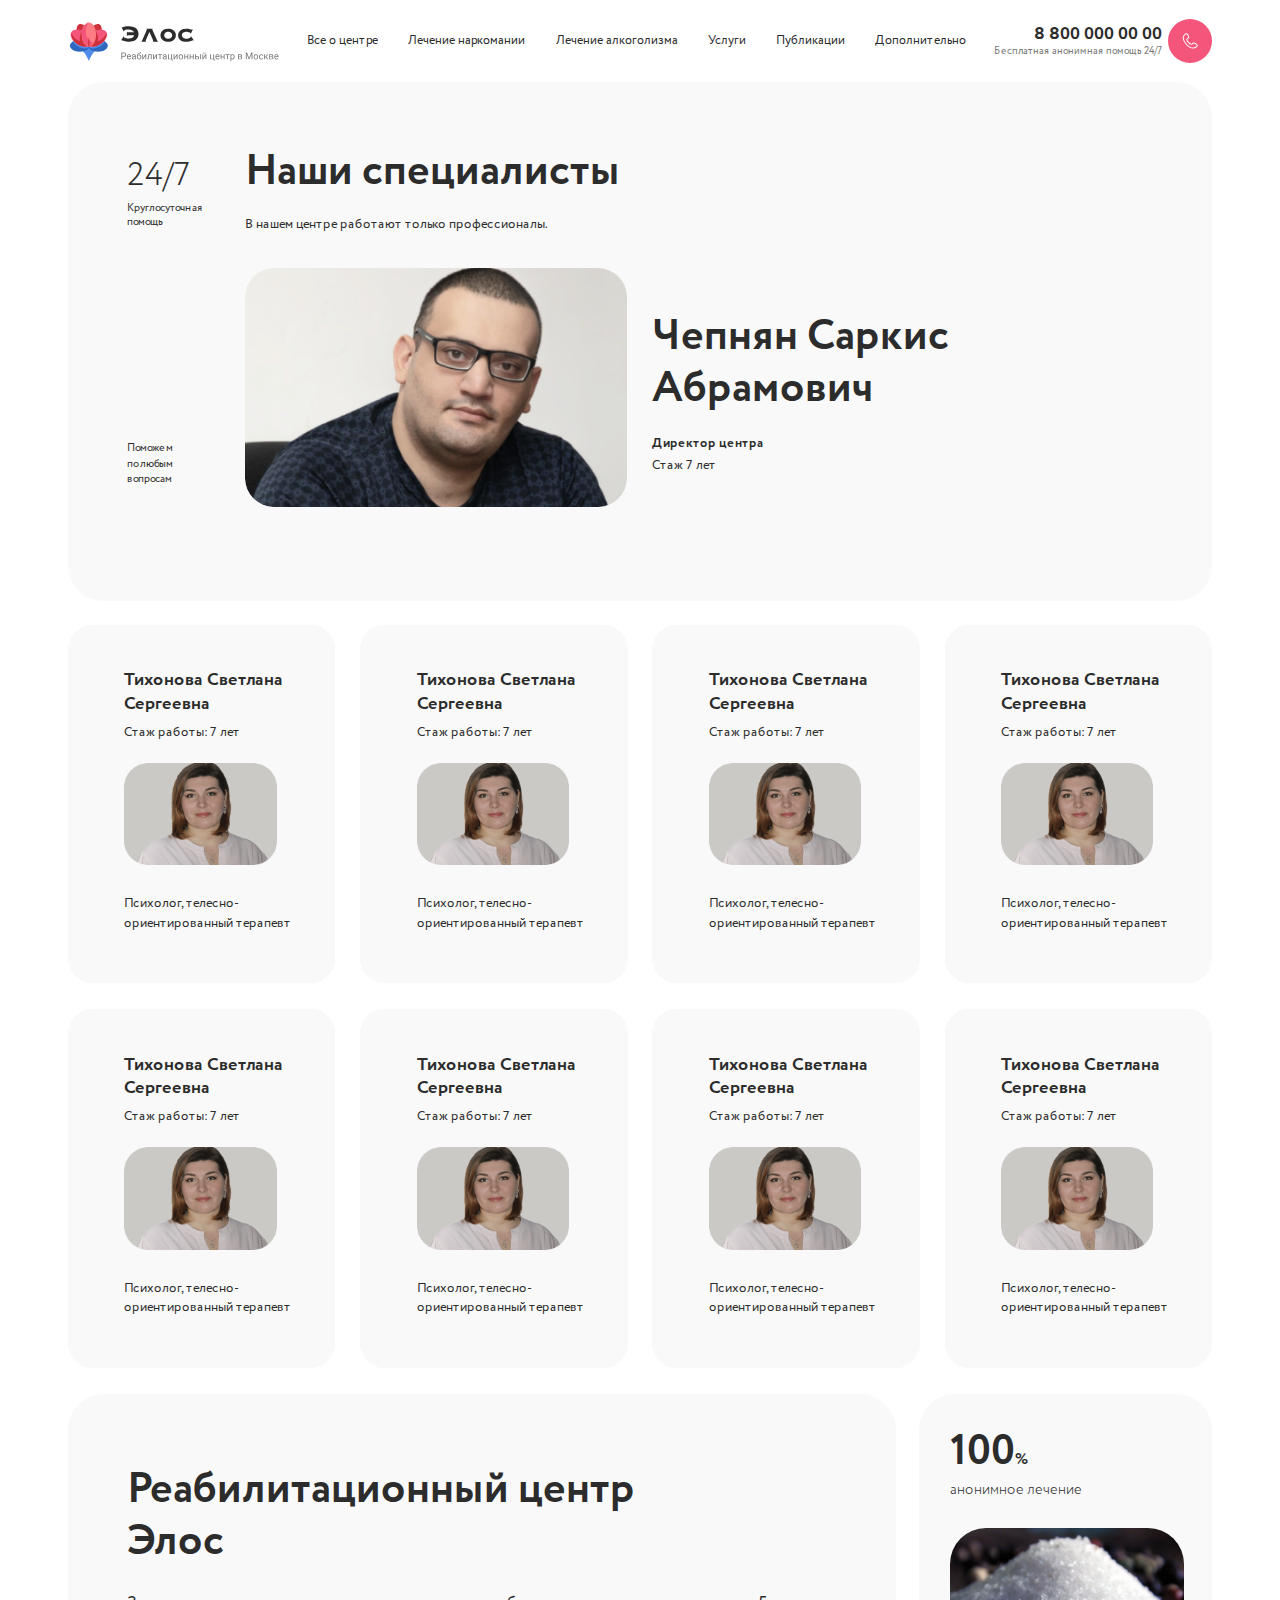
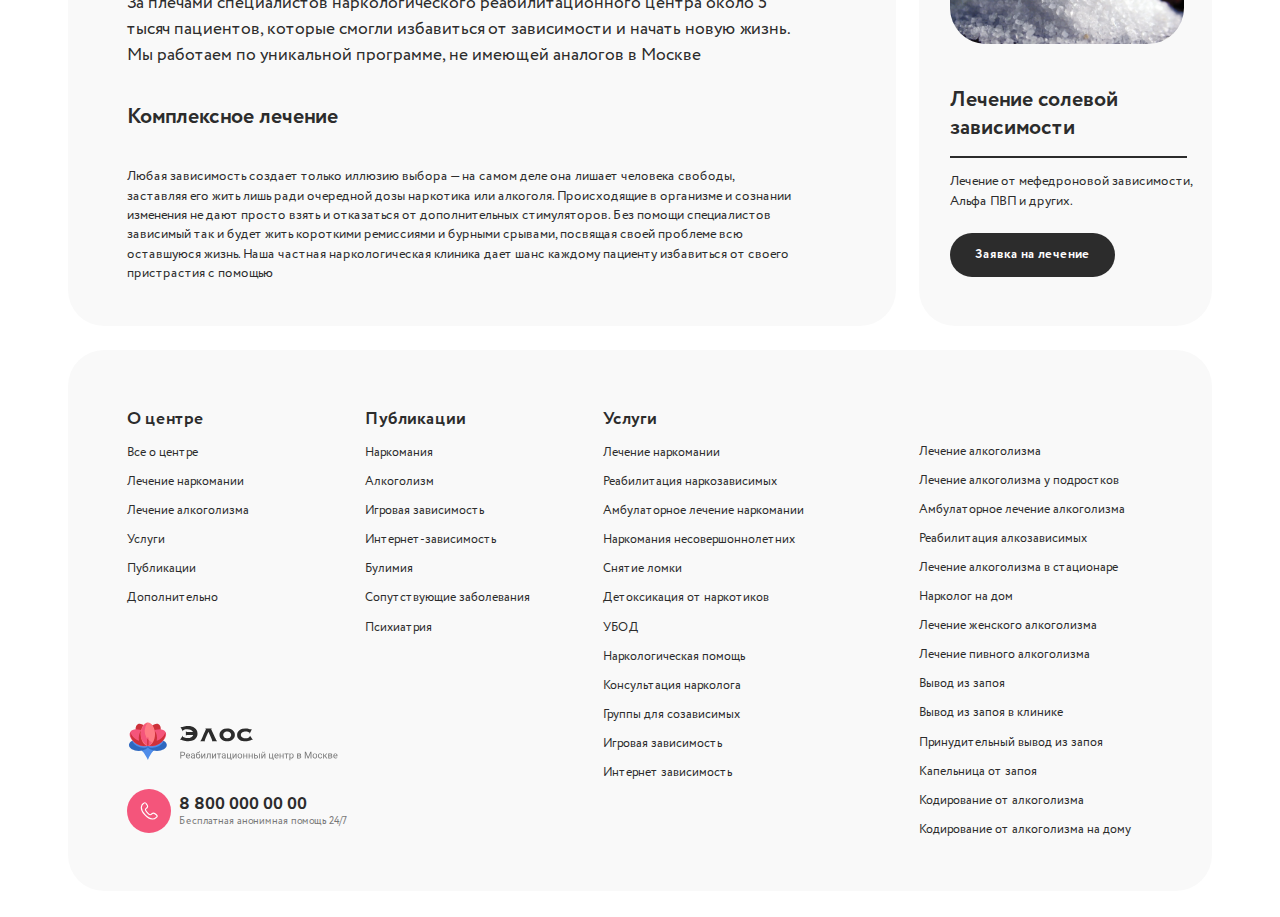
<file: ourspecialists.html>
<!DOCTYPE html>
<html lang="ru">
<head>
	<meta charset="utf-8">
	<meta name="viewport" content="width=device-width, initial-scale=1, shrink-to-fit=no">
	<meta name="" content="">
  	<link rel="stylesheet" href="css/swiper.min.css">
	<link href="css/style.css" rel="stylesheet">
	<script src="js/jquery-3.3.1.min.js"></script>
	<script src="js/swiper-bundle.min.js"></script>
	
	<title>elos</title>

</head>
<body>
	<header class="header">

        <div class="container">
            
            <div class="header__inner">
                
                <a class="header__logo" href="index.html">
                    <img src="img/logo.svg" alt="">
                </a>

                <div class="burger"></div>

                <nav class="nav">

                    <ul class="nav__list">

                        <li class="nav__item">
                            <a href="#">Все о центре</a>
                        </li>

                        <li class="nav__item">
                            <a href="#">Лечение наркомании</a>
                        </li>

                        <li class="nav__item">
                            <a href="#">Лечение алкоголизма</a>
                        </li>

                        <li class="nav__item">
                            <a href="#">Услуги</a>
                            <span class="nav__arrow"></span>


                                <ul class="nav__drop">

                                    <li>
                                        <ul>
                                            <li>
                                                <a href="#">
                                                    Лечение наркомании 
                                                </a>
                                            </li>
                                            <li>
                                                <a href="#">
                                                    Реабилитация наркозависимых
                                                </a>
                                            </li>
                                            <li>
                                                <a href="#">
                                                    Амбулаторное лечение наркомании
                                                </a>
                                            </li>
                                            <li>
                                                <a href="#">
                                                    Наркомания несовершоннолетних
                                                </a>
                                            </li>
                                            <li>
                                                <a href="#">
                                                    Снятие ломки
                                                </a>
                                            </li>
                                            <li>
                                                <a href="#">
                                                    Детоксикация от наркотиков
                                                </a>
                                            </li>
                                            <li>
                                                <a href="#">
                                                    УБОД
                                                </a>
                                            </li>
                                            <li>
                                                <a href="#">
                                                    Наркологическая помощь
                                                </a>
                                            </li>
                                            <li>
                                                <a href="#">
                                                    Консультация нарколога
                                                </a>
                                            </li>
                                            <li>
                                                <a href="#">
                                                    Группы для созависимых
                                                </a>
                                            </li>
                                            <li>
                                                <a href="#">
                                                    Игровая зависимость
                                                </a>
                                            </li>
                                            <li>
                                                <a href="#">
                                                    Интернет зависимость
                                                </a>
                                            </li>
                                        </ul>
                                    </li>

                                    <li>
                                        <ul>
                                            <li>
                                                <a href="#">
                                                    Лечение алкоголизма
                                                </a>
                                            </li>
                                            <li>
                                                <a href="#">
                                                    Лечение алкоголизма у подростков
                                                </a>
                                            </li>
                                            <li>
                                                <a href="#">
                                                    Амбулаторное лечение алкоголизма
                                                </a>
                                            </li>
                                            <li>
                                                <a href="#">
                                                    Реабилитация алкозависимых
                                                </a>
                                            </li>
                                            <li>
                                                <a href="#">
                                                    Лечение алкоголизма в стационаре
                                                </a>
                                            </li>
                                            <li>
                                                <a href="#">
                                                    Нарколог на дом
                                                </a>
                                            </li>
                                            <li>
                                                <a href="#">
                                                    Лечение женского алкоголизма
                                                </a>
                                            </li>
                                            <li>
                                                <a href="#">
                                                    Лечение пивного алкоголизма
                                                </a>
                                            </li>
                                            <li>
                                                <a href="#">
                                                    Вывод из запоя
                                                </a>
                                            </li>
                                            <li>
                                                <a href="#">
                                                    Вывод из запоя в клинике
                                                </a>
                                            </li>
                                            <li>
                                                <a href="#">
                                                    Принудительный вывод из запоя
                                                </a>
                                            </li>
                                            <li>
                                                <a href="#">
                                                    Капельница от запоя
                                                </a>
                                            </li>
                                            <li>
                                                <a href="#">
                                                    Кодирование от алкоголизма
                                                </a>
                                            </li>
                                            <li>
                                                <a href="#">
                                                    Кодирование от алкоголизма на дому
                                                </a>
                                            </li>
                                        </ul>
                                    </li>
                                </ul> 

                        </li>

                        <li class="nav__item">
                            <a href="#">Публикации</a>
                            <span class="nav__arrow"></span>

                                <ul class="nav__drop nav__drop--publications">

                                    <ul>
                                        <li>
                                            <a href="#">
                                                Наркомания
                                            </a>
                                        </li>
                                        <li>
                                            <a href="#">
                                                Алкоголизм
                                            </a>
                                        </li>
                                        <li>
                                            <a href="#">
                                                Игровая зависимость
                                            </a>
                                        </li>
                                        <li>
                                            <a href="#">
                                                Интернет-зависимость
                                            </a>
                                        </li>
                                        <li>
                                            <a href="#">
                                                Булимия
                                            </a>
                                        </li>
                                        <li>
                                            <a href="#">
                                                Сопутствующие заболевания
                                            </a>
                                        </li>
                                        <li>
                                            <a href="#">
                                                Психиатрия
                                            </a>
                                        </li>

                                    </ul>
                                </ul> 
                        </li>
                        <li class="nav__item">
                            <a href="#">Дополнительно</a>
                        </li>

                    </ul>

                </nav>

                <a class="header__logo--mob" href="index.html">
                    <img src="img/header__logo--mob.svg" alt="">
                </a>

                <a class="header__phone" href="tel:88000000000">
                    <div class="header__phone--text">
                        <div class="header__phone--text--number">
                            8 800 000 00 00
                        </div>
                        <div class="header__phone--text--info">
                            Бесплатная анонимная помощь 24/7
                        </div>
                    </div>
                    <div class="header__phone--img">
                        <img class="phone__img" src="img/header--phone.svg" alt="">
                        <img class="phone__img--mob" src="img/header--phone--mob.svg" alt="">
                    </div>
                </a>

            </div>

            <!-- <div class="header__border__bottom"></div> -->

            <div class="header__bottom__mob">
                <a class="header__bottom__mob--item" href="#">
                    <div class="header__bottom__mob--item--img">
                        <img src="img/iconmob--3.svg" alt="">
                    </div>
                    <div class="header__bottom__mob--item--title">
                        Все о центре
                    </div>
                </a>
                <a class="header__bottom__mob--item" href="#">
                    <div class="header__bottom__mob--item--img">
                        <img src="img/iconmob--2.svg" alt="">
                    </div>
                    <div class="header__bottom__mob--item--title">
                        Услуги
                    </div>
                </a>
                <a class="header__bottom__mob--item" href="#">
                    <div class="header__bottom__mob--item--img">
                        <img src="img/iconmob--1.svg" alt="">
                    </div>
                    <div class="header__bottom__mob--item--title">
                        Наркомания
                    </div>
                </a>
                <a class="header__bottom__mob--item" href="#">
                    <div class="header__bottom__mob--item--img">
                        <img src="img/iconmob--4.svg" alt="">
                    </div>
                    <div class="header__bottom__mob--item--title">
                        Алкоголизм
                    </div>
                </a>
                <a class="header__bottom__mob--item" href="#">
                    <div class="header__bottom__mob--item--img">
                        <img src="img/iconmob--5.svg" alt="">
                    </div>
                    <div class="header__bottom__mob--item--title">
                        Игромания
                    </div>
                </a>
            </div>

        </div>

    </header>
	<main>
		
		<section class="section--mainourspecialists">
    
      <div class="container">
        
        <div class="mainourspecialists__inner">
          
            <div class="mainaboutcenter__left">
                <div class="mainaboutcenter__left--title mainaboutcenter__left--title--mainourspecialists">
                    24/7
                </div>
                <div class="mainaboutcenter__left--subtitle mainaboutcenter__left--subtitle--mainourspecialists">
                    Круглосуточная помощь
                </div>
                <div class="mainaboutcenter__left--text mainaboutcenter__left--text--mainourspecialists">
                    Поможем 
                    <br>
                    по любым 
                    <br>
                    вопросам
                </div>
            </div>

            <div class="mainourspecialists__middle">
                <div class="mainourspecialists__middle--title">
                    Наши специалисты
                </div>
                <div class="mainourspecialists__middle--subtitle">
                    В нашем центре работают только профессионалы.
                </div>
                <div class="mainourspecialists__middle--img">
                    <img src="img/ourspecialists--main.png" alt="">
                </div>
            </div>

            <div class="mainourspecialists__right">
                <div class="mainourspecialists__right--name">
                    Чепнян Саркис
                    <br>
                    Абрамович
                </div>
                <div class="mainourspecialists__right--profession">
                    Директор центра
                </div>
                <div class="mainourspecialists__right--experience">
                    Стаж 7 лет
                </div>
            </div>

        </div>

      </div>

    </section>

    <section class="section--ourspecialists">
        
        <div class="container">
            
            <div class="ourspecialists__inner">
                
                <a class="ourspecialists__item" href="#">
                    <div class="ourspecialists__item--name">
                        Тихонова Светлана Сергеевна
                    </div>
                    <div class="ourspecialists__item--experience">
                        Стаж работы: 7 лет
                    </div>
                    <div class="ourspecialists__item--img">
                        <img src="img/ourspecialists--1.png" alt="">
                    </div>
                    <div class="ourspecialists__item--profession">
                        Психолог, телесно-ориентированный терапевт
                    </div>
                </a>

                <a class="ourspecialists__item" href="#">
                    <div class="ourspecialists__item--name">
                        Тихонова Светлана Сергеевна
                    </div>
                    <div class="ourspecialists__item--experience">
                        Стаж работы: 7 лет
                    </div>
                    <div class="ourspecialists__item--img">
                        <img src="img/ourspecialists--1.png" alt="">
                    </div>
                    <div class="ourspecialists__item--profession">
                        Психолог, телесно-ориентированный терапевт
                    </div>
                </a>
                <a class="ourspecialists__item" href="#">
                    <div class="ourspecialists__item--name">
                        Тихонова Светлана Сергеевна
                    </div>
                    <div class="ourspecialists__item--experience">
                        Стаж работы: 7 лет
                    </div>
                    <div class="ourspecialists__item--img">
                        <img src="img/ourspecialists--1.png" alt="">
                    </div>
                    <div class="ourspecialists__item--profession">
                        Психолог, телесно-ориентированный терапевт
                    </div>
                </a>
                <a class="ourspecialists__item" href="#">
                    <div class="ourspecialists__item--name">
                        Тихонова Светлана Сергеевна
                    </div>
                    <div class="ourspecialists__item--experience">
                        Стаж работы: 7 лет
                    </div>
                    <div class="ourspecialists__item--img">
                        <img src="img/ourspecialists--1.png" alt="">
                    </div>
                    <div class="ourspecialists__item--profession">
                        Психолог, телесно-ориентированный терапевт
                    </div>
                </a>
                <a class="ourspecialists__item" href="#">
                    <div class="ourspecialists__item--name">
                        Тихонова Светлана Сергеевна
                    </div>
                    <div class="ourspecialists__item--experience">
                        Стаж работы: 7 лет
                    </div>
                    <div class="ourspecialists__item--img">
                        <img src="img/ourspecialists--1.png" alt="">
                    </div>
                    <div class="ourspecialists__item--profession">
                        Психолог, телесно-ориентированный терапевт
                    </div>
                </a>
                <a class="ourspecialists__item" href="#">
                    <div class="ourspecialists__item--name">
                        Тихонова Светлана Сергеевна
                    </div>
                    <div class="ourspecialists__item--experience">
                        Стаж работы: 7 лет
                    </div>
                    <div class="ourspecialists__item--img">
                        <img src="img/ourspecialists--1.png" alt="">
                    </div>
                    <div class="ourspecialists__item--profession">
                        Психолог, телесно-ориентированный терапевт
                    </div>
                </a>
                <a class="ourspecialists__item" href="#">
                    <div class="ourspecialists__item--name">
                        Тихонова Светлана Сергеевна
                    </div>
                    <div class="ourspecialists__item--experience">
                        Стаж работы: 7 лет
                    </div>
                    <div class="ourspecialists__item--img">
                        <img src="img/ourspecialists--1.png" alt="">
                    </div>
                    <div class="ourspecialists__item--profession">
                        Психолог, телесно-ориентированный терапевт
                    </div>
                </a>
                <a class="ourspecialists__item" href="#">
                    <div class="ourspecialists__item--name">
                        Тихонова Светлана Сергеевна
                    </div>
                    <div class="ourspecialists__item--experience">
                        Стаж работы: 7 лет
                    </div>
                    <div class="ourspecialists__item--img">
                        <img src="img/ourspecialists--1.png" alt="">
                    </div>
                    <div class="ourspecialists__item--profession">
                        Психолог, телесно-ориентированный терапевт
                    </div>
                </a>

            </div>

        </div>  

    </section>

    <section class="section--elos">
      
      <div class="container">
        
        <div class="elos__inner">
          
            <div class="elos__left">
                <div class="elos__left--title">
                Реабилитационный центр
                <br>
                Элос
                </div>
                <div class="elos__left--text--1">
                    <p>
                        За плечами специалистов наркологического реабилитационного центра около 5 тысяч пациентов, которые смогли избавиться от зависимости и начать новую жизнь. Мы работаем по уникальной программе, не имеющей аналогов в Москве
                    </p>
                </div>
                <div class="elos__left--subtitle">
                    Комплексное лечение
                </div>
                <div class="elos__left--text--2">
                    <p>
                        Любая зависимость создает только иллюзию выбора — на самом деле она лишает человека свободы, заставляя его жить лишь ради очередной дозы наркотика или алкоголя. Происходящие в организме и сознании изменения не дают просто взять и отказаться от дополнительных стимуляторов. Без помощи специалистов зависимый так и будет жить короткими ремиссиями и бурными срывами, посвящая своей проблеме всю оставшуюся жизнь. Наша частная наркологическая клиника дает шанс каждому пациенту избавиться от своего пристрастия с помощью 
                    </p>
                </div>
            </div>

            <div class="seo__right__item seo__right__item--maincontacts">
                <div class="seo__right__item--top">
                    100<span>%</span>
                </div>
                <div class="seo__right__item--value">
                    анонимное лечение
                </div>
                <div class="seo__right__item--img">
                    <img src="img/seo--1.png" alt="">
                </div>
                <div class="seo__right__item--title">
                    Лечение солевой зависимости
                </div>
                <div class="seo__right__item--line"></div>
                <div class="seo__right__item--text">
                    Лечение от мефедроновой зависимости, Альфа ПВП и других.
                </div>
                <a class="seo__right__item__btn--request seo__right__item__btn--request--maincontacts open-modal" href="#">
                    Заявка на лечение
                </a>
            </div>

        </div>

      </div>

    </section>

	</main>
	<footer class="footer">

		<div class="container">
		 	
		 	<div class="footer__inner">

		 		<div class="footer__topinner">
		 		
			 		<div class="footer__left">
			 			<div class="footer__title">
			 				О центре
			 			</div>
			 			<a class="footer__link" href="#">
			 				Все о центре
			 			</a>
			 			<a class="footer__link" href="#">
			 				Лечение наркомании
			 			</a>
			 			<a class="footer__link" href="#">
			 				Лечение алкоголизма
			 			</a>
			 			<a class="footer__link" href="#">
			 				Услуги
			 			</a>
			 			<a class="footer__link" href="#">
			 				Публикации
			 			</a>
			 			<a class="footer__link" href="#">
			 				Дополнительно
			 			</a>
			 		</div>

			 		<div class="footer__middle">
			 			<div class="footer__title">
			 				Публикации
			 			</div>
			 			<a class="footer__link" href="#">
			 				Наркомания
			 			</a>
			 			<a class="footer__link" href="#">
			 				Алкоголизм
			 			</a>
			 			<a class="footer__link" href="#">
			 				Игровая зависимость
			 			</a>
			 			<a class="footer__link" href="#">
			 				Интернет-зависимость
			 			</a>
			 			<a class="footer__link" href="#">
			 				Булимия
			 			</a>
			 			<a class="footer__link" href="#">
			 				Сопутствующие заболевания
			 			</a>
			 			<a class="footer__link" href="#">
			 				Психиатрия
			 			</a>
			 		</div>

			 		<div class="footer__right">

			 			<div class="footer__right__col--1">
			 				<div class="footer__title">
			 					Услуги
			 				</div>
			 				<a class="footer__link" href="#">
			 					Лечение наркомании
			 				</a>
			 				<a class="footer__link" href="#">
			 					Реабилитация наркозависимых
			 				</a>
			 				<a class="footer__link" href="#">
			 					Амбулаторное лечение наркомании
			 				</a>
			 				<a class="footer__link" href="#">
			 					Наркомания несовершоннолетних
			 				</a>
			 				<a class="footer__link" href="#">
			 					Снятие ломки
			 				</a>
			 				<a class="footer__link" href="#">
			 					Детоксикация от наркотиков
			 				</a>
			 				<a class="footer__link" href="#">
			 					УБОД
			 				</a>
			 				<a class="footer__link" href="#">
			 					Наркологическая помощь
			 				</a>
			 				<a class="footer__link" href="#">
			 					Консультация нарколога
			 				</a>
			 				<a class="footer__link" href="#">
			 					Группы для созависимых
			 				</a>
			 				<a class="footer__link" href="#">
			 					Игровая зависимость
			 				</a>
			 				<a class="footer__link" href="#">
			 					Интернет зависимость
			 				</a>
			 			</div>

			 			<div class="footer__right__col--2">
			 				<a class="footer__link" href="#">
			 					Лечение алкоголизма
			 				</a>
			 				<a class="footer__link" href="#">
			 					Лечение алкоголизма у подростков
			 				</a>
			 				<a class="footer__link" href="#">
			 					Амбулаторное лечение алкоголизма
			 				</a>
			 				<a class="footer__link" href="#">
			 					Реабилитация алкозависимых
			 				</a>
			 				<a class="footer__link" href="#">
			 					Лечение алкоголизма в стационаре
			 				</a>
			 				<a class="footer__link" href="#">
			 					Нарколог на дом
			 				</a>
			 				<a class="footer__link" href="#">
			 					Лечение женского алкоголизма
			 				</a>
			 				<a class="footer__link" href="#">
			 					Лечение пивного алкоголизма
			 				</a>
			 				<a class="footer__link" href="#">
			 					Вывод из запоя
			 				</a>
			 				<a class="footer__link" href="#">
			 					Вывод из запоя в клинике
			 				</a>
			 				<a class="footer__link" href="#">
			 					Принудительный вывод из запоя
			 				</a>
			 				<a class="footer__link" href="#">
			 					Капельница от запоя
			 				</a>
			 				<a class="footer__link" href="#">
			 					Кодирование от алкоголизма
			 				</a>
			 				<a class="footer__link" href="#">
			 					Кодирование от алкоголизма на дому
			 				</a>
			 			</div>

			 		</div>

		 		</div>

		 		<a class="footer__logo" href="index.html">
					<img src="img/logo.svg" alt="">
				</a>

				<a class="footer__phone" href="tel:88000000000">
					<div class="footer__phone--img">
                    	<img src="img/header--phone.svg" alt="">
                	</div>
                	<div class="footer__phone--text">
                    	<div class="footer__phone--text--number">
                    		8 800 000 00 00
                    	</div>
                    	<div class="footer__phone--text--info">
                    		Бесплатная анонимная помощь 24/7
                    	</div>
                	</div>
            	</a>

		 	</div>

		</div>








		<div class="die__mobile">
        	<div class="die__mobile--text">
        		<div class="die__mobile--text--title">
        			Получите помощь уже сейчас!
        		</div>
        		<div class="die__mobile--text--subtitle">
        			24/7. Анонимно. Бесплатно
        		</div>
        	</div>
       		<a class="die__mobile--phone" href="tel:88000000000">
      			8 800 000 00 00
      		</a>
        </div>

		<div class="modal">

            <div class="modal__title">Оставить анонимную заявку</div>
            <div class="modal__subtitle">
            	Заявки принимаются бесплатно и круглосуточно.
            </div>
            <div class="modal__subtitle">
            	Мы свяжемся с вами в течение дня
            </div>

            <form>
      			<div class="modal__forminner">
      				<input class="modal__tel--input" type="tel" name="tel"  placeholder="+7 ( ___ ) ___ - __ - __" required>
      				<input class="modal__text--input" type="text" name="text" placeholder="Сообщение" required>
      				<textarea class="modal__text--input--mobile" name="text" placeholder="Сообщение"></textarea>
      				<button class="modal--submit">
      					<img src="img/mainslider--submit.svg" alt="">
      				</button>
      			</div>
      		</form>

            <svg class="close-modal" 
                xmlns="http://www.w3.org/2000/svg" viewBox="0 0 24 24"><path d="M23.954 21.03l-9.184-9.095 9.092-9.174-2.832-2.807-9.09 9.179-9.176-9.088-2.81 2.81 9.186 9.105-9.095 9.184 2.81 2.81 9.112-9.192 9.18 9.1z"/>
            </svg>

        </div>
        <div class="overlay"></div>
                    
       	<div class="sendwindow">
            <div class="sendwindow__title">
                Ваша заявка отправлена!
            </div>
        </div>                  
		
		<div class="modal--reviews">
            <div class="reviewsslide__top--name reviewsslide__top--name--modal"></div>
            <div class="reviewsslide__top--type reviewsslide__top--type--modal"></div>
            <div class="reviewsslide__text--full reviewsslide__text--modal"></div>

            <svg class="close-modal--reviews" 
                xmlns="http://www.w3.org/2000/svg" viewBox="0 0 24 24"><path d="M23.954 21.03l-9.184-9.095 9.092-9.174-2.832-2.807-9.09 9.179-9.176-9.088-2.81 2.81 9.186 9.105-9.095 9.184 2.81 2.81 9.112-9.192 9.18 9.1z"/>
            </svg>

        </div>
      	<div class="overlay--reviews"></div>

        <div class="display__none rating__left--number--line"></div>

	</footer>
	<script src="js/main.js"></script>
</body>
</html>
</file>
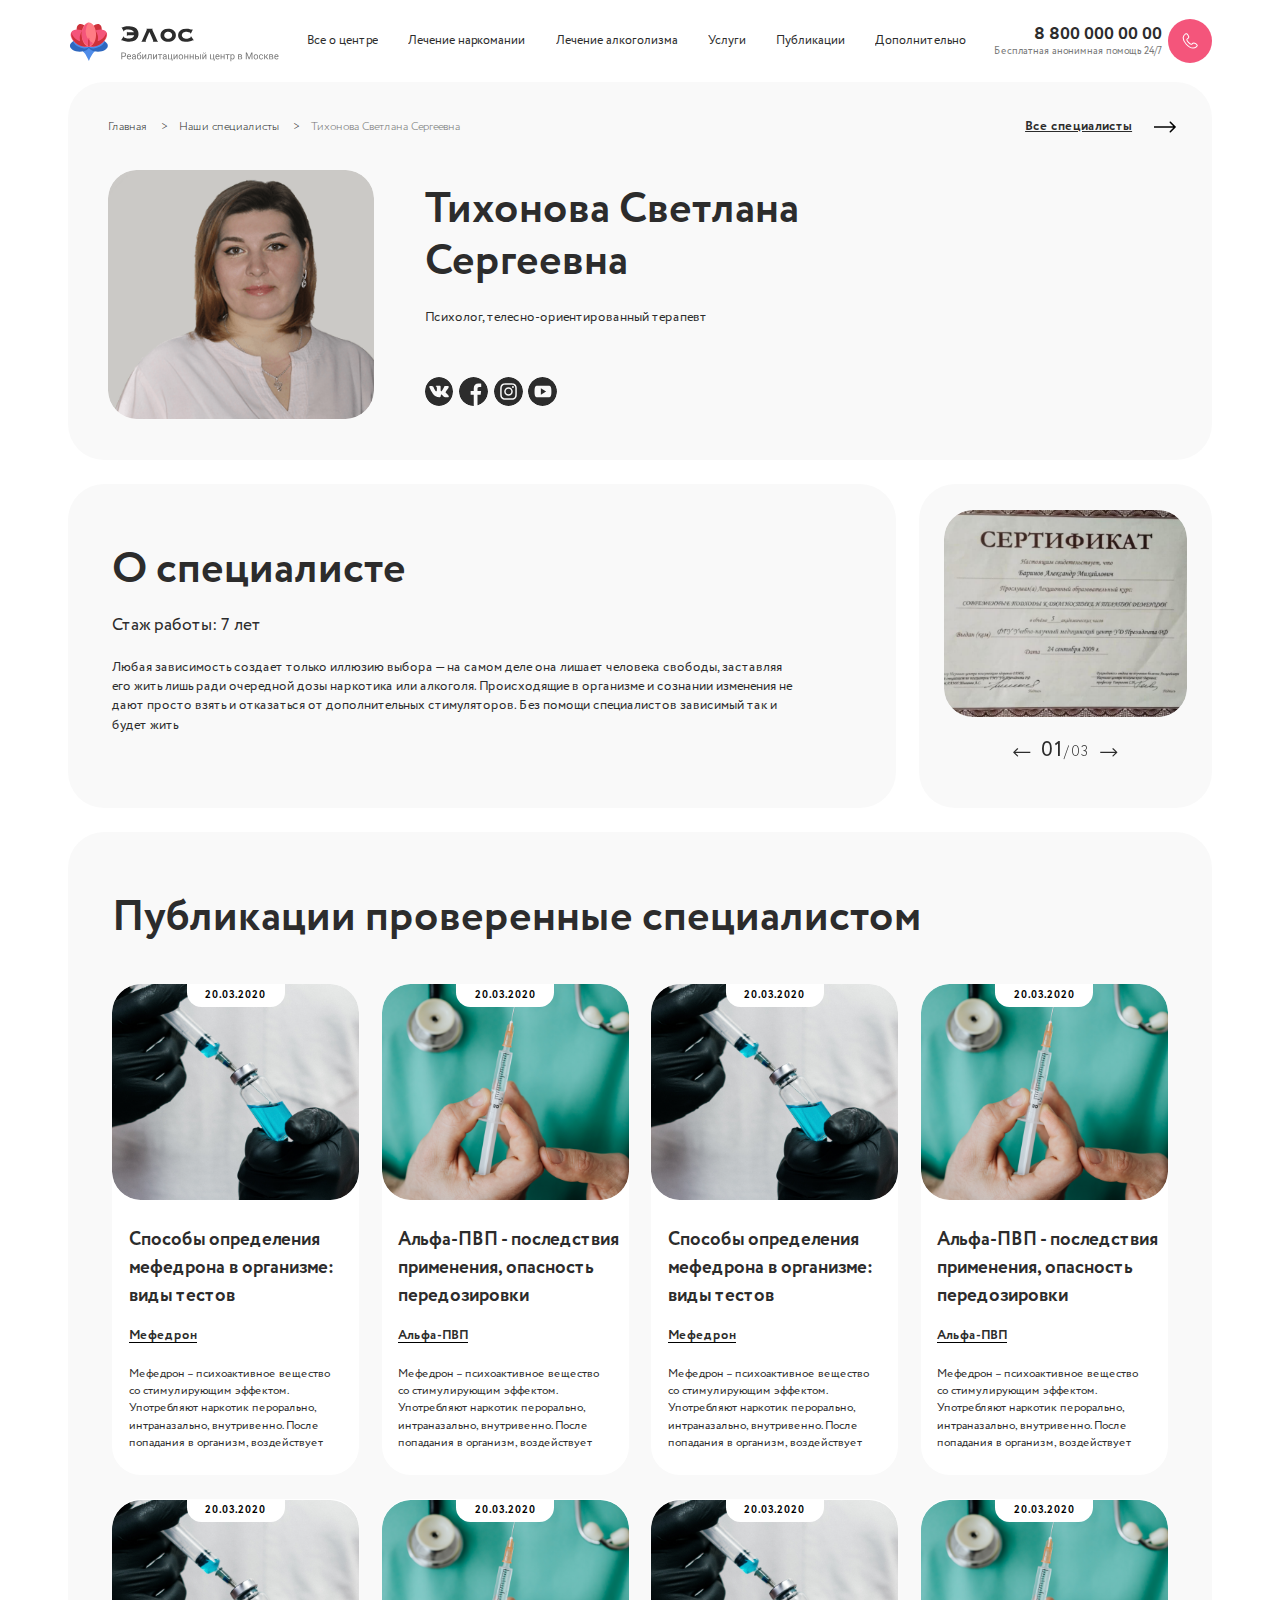
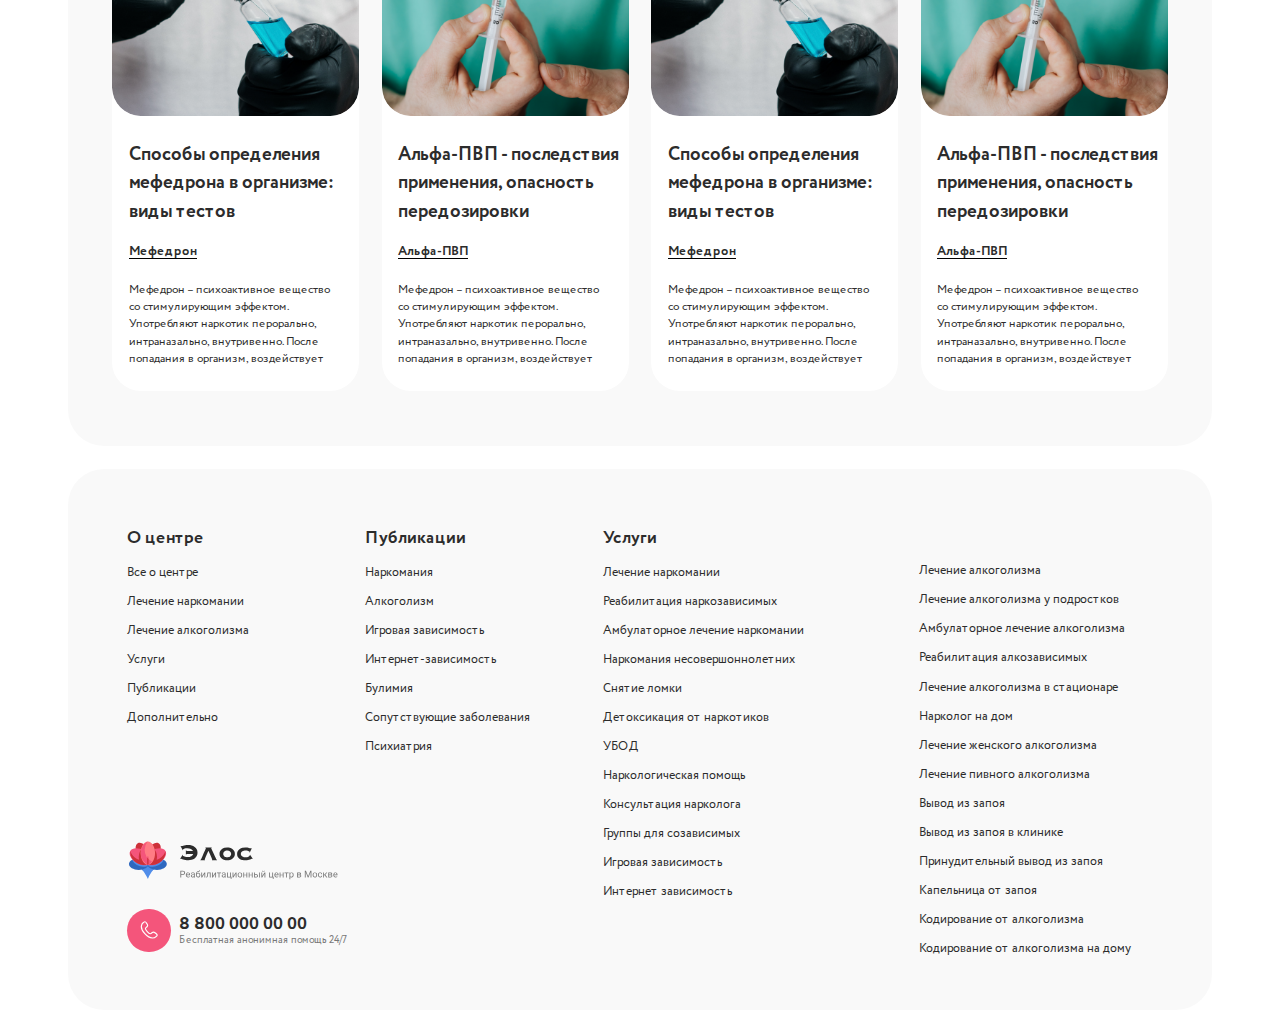
<file: specialist.html>
<!DOCTYPE html>
<html lang="ru">
<head>
	<meta charset="utf-8">
	<meta name="viewport" content="width=device-width, initial-scale=1, shrink-to-fit=no">
	<meta name="" content="">
  	<link rel="stylesheet" href="css/swiper.min.css">
    <link rel="stylesheet" href="css/jquery.fancybox.min.css">
	<link href="css/style.css" rel="stylesheet">
	<script src="js/jquery-3.3.1.min.js"></script>
	<script src="js/swiper-bundle.min.js"></script>
	<script src="js/jquery.fancybox.min.js"></script>
	<title>elos</title>

</head>
<body>
	<header class="header">

        <div class="container">
            
            <div class="header__inner">
                
                <a class="header__logo" href="index.html">
                    <img src="img/logo.svg" alt="">
                </a>

                <div class="burger"></div>

                <nav class="nav">

                    <ul class="nav__list">

                        <li class="nav__item">
                            <a href="#">Все о центре</a>
                        </li>

                        <li class="nav__item">
                            <a href="#">Лечение наркомании</a>
                        </li>

                        <li class="nav__item">
                            <a href="#">Лечение алкоголизма</a>
                        </li>

                        <li class="nav__item">
                            <a href="#">Услуги</a>
                            <span class="nav__arrow"></span>


                                <ul class="nav__drop">

                                    <li>
                                        <ul>
                                            <li>
                                                <a href="#">
                                                    Лечение наркомании 
                                                </a>
                                            </li>
                                            <li>
                                                <a href="#">
                                                    Реабилитация наркозависимых
                                                </a>
                                            </li>
                                            <li>
                                                <a href="#">
                                                    Амбулаторное лечение наркомании
                                                </a>
                                            </li>
                                            <li>
                                                <a href="#">
                                                    Наркомания несовершоннолетних
                                                </a>
                                            </li>
                                            <li>
                                                <a href="#">
                                                    Снятие ломки
                                                </a>
                                            </li>
                                            <li>
                                                <a href="#">
                                                    Детоксикация от наркотиков
                                                </a>
                                            </li>
                                            <li>
                                                <a href="#">
                                                    УБОД
                                                </a>
                                            </li>
                                            <li>
                                                <a href="#">
                                                    Наркологическая помощь
                                                </a>
                                            </li>
                                            <li>
                                                <a href="#">
                                                    Консультация нарколога
                                                </a>
                                            </li>
                                            <li>
                                                <a href="#">
                                                    Группы для созависимых
                                                </a>
                                            </li>
                                            <li>
                                                <a href="#">
                                                    Игровая зависимость
                                                </a>
                                            </li>
                                            <li>
                                                <a href="#">
                                                    Интернет зависимость
                                                </a>
                                            </li>
                                        </ul>
                                    </li>

                                    <li>
                                        <ul>
                                            <li>
                                                <a href="#">
                                                    Лечение алкоголизма
                                                </a>
                                            </li>
                                            <li>
                                                <a href="#">
                                                    Лечение алкоголизма у подростков
                                                </a>
                                            </li>
                                            <li>
                                                <a href="#">
                                                    Амбулаторное лечение алкоголизма
                                                </a>
                                            </li>
                                            <li>
                                                <a href="#">
                                                    Реабилитация алкозависимых
                                                </a>
                                            </li>
                                            <li>
                                                <a href="#">
                                                    Лечение алкоголизма в стационаре
                                                </a>
                                            </li>
                                            <li>
                                                <a href="#">
                                                    Нарколог на дом
                                                </a>
                                            </li>
                                            <li>
                                                <a href="#">
                                                    Лечение женского алкоголизма
                                                </a>
                                            </li>
                                            <li>
                                                <a href="#">
                                                    Лечение пивного алкоголизма
                                                </a>
                                            </li>
                                            <li>
                                                <a href="#">
                                                    Вывод из запоя
                                                </a>
                                            </li>
                                            <li>
                                                <a href="#">
                                                    Вывод из запоя в клинике
                                                </a>
                                            </li>
                                            <li>
                                                <a href="#">
                                                    Принудительный вывод из запоя
                                                </a>
                                            </li>
                                            <li>
                                                <a href="#">
                                                    Капельница от запоя
                                                </a>
                                            </li>
                                            <li>
                                                <a href="#">
                                                    Кодирование от алкоголизма
                                                </a>
                                            </li>
                                            <li>
                                                <a href="#">
                                                    Кодирование от алкоголизма на дому
                                                </a>
                                            </li>
                                        </ul>
                                    </li>
                                </ul> 

                        </li>

                        <li class="nav__item">
                            <a href="#">Публикации</a>
                            <span class="nav__arrow"></span>

                                <ul class="nav__drop nav__drop--publications">

                                    <ul>
                                        <li>
                                            <a href="#">
                                                Наркомания
                                            </a>
                                        </li>
                                        <li>
                                            <a href="#">
                                                Алкоголизм
                                            </a>
                                        </li>
                                        <li>
                                            <a href="#">
                                                Игровая зависимость
                                            </a>
                                        </li>
                                        <li>
                                            <a href="#">
                                                Интернет-зависимость
                                            </a>
                                        </li>
                                        <li>
                                            <a href="#">
                                                Булимия
                                            </a>
                                        </li>
                                        <li>
                                            <a href="#">
                                                Сопутствующие заболевания
                                            </a>
                                        </li>
                                        <li>
                                            <a href="#">
                                                Психиатрия
                                            </a>
                                        </li>

                                    </ul>
                                </ul> 
                        </li>
                        <li class="nav__item">
                            <a href="#">Дополнительно</a>
                        </li>

                    </ul>

                </nav>

                <a class="header__logo--mob" href="index.html">
                    <img src="img/header__logo--mob.svg" alt="">
                </a>

                <a class="header__phone" href="tel:88000000000">
                    <div class="header__phone--text">
                        <div class="header__phone--text--number">
                            8 800 000 00 00
                        </div>
                        <div class="header__phone--text--info">
                            Бесплатная анонимная помощь 24/7
                        </div>
                    </div>
                    <div class="header__phone--img">
                        <img class="phone__img" src="img/header--phone.svg" alt="">
                        <img class="phone__img--mob" src="img/header--phone--mob.svg" alt="">
                    </div>
                </a>

            </div>

            <!-- <div class="header__border__bottom"></div> -->

            <div class="header__bottom__mob">
                <a class="header__bottom__mob--item" href="#">
                    <div class="header__bottom__mob--item--img">
                        <img src="img/iconmob--3.svg" alt="">
                    </div>
                    <div class="header__bottom__mob--item--title">
                        Все о центре
                    </div>
                </a>
                <a class="header__bottom__mob--item" href="#">
                    <div class="header__bottom__mob--item--img">
                        <img src="img/iconmob--2.svg" alt="">
                    </div>
                    <div class="header__bottom__mob--item--title">
                        Услуги
                    </div>
                </a>
                <a class="header__bottom__mob--item" href="#">
                    <div class="header__bottom__mob--item--img">
                        <img src="img/iconmob--1.svg" alt="">
                    </div>
                    <div class="header__bottom__mob--item--title">
                        Наркомания
                    </div>
                </a>
                <a class="header__bottom__mob--item" href="#">
                    <div class="header__bottom__mob--item--img">
                        <img src="img/iconmob--4.svg" alt="">
                    </div>
                    <div class="header__bottom__mob--item--title">
                        Алкоголизм
                    </div>
                </a>
                <a class="header__bottom__mob--item" href="#">
                    <div class="header__bottom__mob--item--img">
                        <img src="img/iconmob--5.svg" alt="">
                    </div>
                    <div class="header__bottom__mob--item--title">
                        Игромания
                    </div>
                </a>
            </div>

        </div>

    </header>
	<main>
		
		<section class="section--mainspecialist">
    
            <div class="container">
                
                <div class="mainspecialist__inner">
                    <div class="mainspecialist__top">
                        <div class="mainspecialist__top--bread">
                            <ul class="mainspecialist__top--bread__inner">
                                <li class="mainspecialist__top--bread__item">
                                    <a href="#">
                                        Главная
                                        <span>></span>
                                    </a>
                                </li>
                                <li class="mainspecialist__top--bread__item">
                                    <a href="#">
                                        Наши специалисты
                                        <span>></span>
                                    </a>
                                </li>
                                <li class="mainspecialist__top--bread__item">
                                    <a href="#">
                                        Тихонова Светлана Сергеевна
                                    </a>
                                </li>
                            </ul>
                        </div> 

                         <a class="mainspecialist__top--btn" href="ourspecialists.html">
                             Все специалисты
                             <span>
                                 <img src="img/mainspecialist--btn.png" alt="">
                             </span>
                         </a>
                    </div>

                    <div class="mainspecialist__maininner">
                        <div class="mainspecialist__photo">
                            <img src="img/mainspecialist--photo.png" alt="">
                        </div>
                        <div class="mainspecialist__right">
                            <div class="mainspecialist__right--name">
                                Тихонова Светлана Сергеевна
                            </div>
                            <div class="mainspecialist__right--profession">
                                Психолог, телесно-ориентированный терапевт
                            </div>
                            <div class="mainspecialist__right--socialinner">
                                <a class="mainspecialist__right--sociallink" href="#">
                                    <img src="img/vkontakte.svg" alt="">
                                </a>
                                <a class="mainspecialist__right--sociallink" href="#">
                                    <img src="img/facebook.svg" alt="">
                                </a>
                                <a class="mainspecialist__right--sociallink" href="#">
                                    <img src="img/insta.svg" alt="">
                                </a>
                                <a class="mainspecialist__right--sociallink" href="#">
                                    <img src="img/youtube.svg" alt="">
                                </a>
                            </div>
                        </div>
                    </div>
                </div>

            </div>

        </section>

        <section class="section--aboutspecialist">
            
            <div class="container">
                
                <div class="aboutspecialist__inner">

                    <div class="aboutspecialist__left">
                        <div class="aboutspecialist__left--title">
                            О специалисте
                        </div>
                        <div class="aboutspecialist__left--experience">
                            Стаж работы: 7 лет
                        </div>
                        <div class="aboutspecialist__left--text">
                            <p>
                                Любая зависимость создает только иллюзию выбора — на самом деле она лишает человека свободы, заставляя его жить лишь ради очередной дозы наркотика или алкоголя. Происходящие в организме и сознании изменения не дают просто взять и отказаться от дополнительных стимуляторов. Без помощи специалистов зависимый так и будет жить
                            </p>
                        </div>
                    </div>

                    <div class="aboutspecialist__right">
                        <div class="swiper-container aboutspecialist__swiper-container">
                            <div class="swiper-wrapper aboutspecialist__swiper-wrapper">

                                <a class="swiper-slide aboutspecialist__swiper-slide" href="img/aboutspecialist--slide.png" data-fancybox="group-1">
                                    <img src="img/aboutspecialist--slide.png" alt="">
                                </a>

                                <a class="swiper-slide aboutspecialist__swiper-slide" href="img/aboutspecialist--slide.png" data-fancybox="group-1">
                                    <img src="img/aboutspecialist--slide.png" alt="">
                                </a>

                                <a class="swiper-slide aboutspecialist__swiper-slide" href="img/aboutspecialist--slide.png" data-fancybox="group-1">
                                    <img src="img/aboutspecialist--slide.png" alt="">
                                </a>

                            </div>
                        </div>

                        <div class="aboutspecialist--controller">
                            <a class="aboutspecialist__swiper-button-prev" href="#"></a>
                            <div class="swiper-pagination aboutspecialist__swiper-pagination"></div>
                            <a class="aboutspecialist__swiper-button-next" href="#"></a>
                        </div>

                    </div>

                </div>

            </div>

        </section>

        <section class="section--specialistpub">
            
            <div class="container">
                
                <div class="specialistpub__inner">
                    
                    <div class="specialistpub__title">
                        Публикации проверенные специалистом
                    </div>

                    <div class="specialistpub__flexinner">

                        <a class="specialistpub__item" href="#">
                            <div class="specialistpub__item--oneside">
                                <div class="specialistpub__item--top">
                                    <div class="specialistpub__item--top--date">
                                        20.03.2020
                                    </div>
                                </div>
                                <div class="specialistpub__item--img">
                                    <img src="img/specialistpub--1.png" alt="">
                                </div>
                            </div>
                            <div class="specialistpub__item--oneside--secondside">
                                <div class="specialistpub__item--title">
                                    Способы определения мефедрона в организме: виды тестов
                                </div>
                                <div class="specialistpub__item--subtitle">
                                    Мефедрон
                                </div>
                                <div class="specialistpub__item--text">
                                    Мефедрон – психоактивное вещество со стимулирующим эффектом. Употребляют наркотик перорально, интраназально, внутривенно. После попадания в организм, воздействует
                                </div>
                            </div>
                        </a>

                        <a class="specialistpub__item" href="#">
                            <div class="specialistpub__item--oneside">
                                <div class="specialistpub__item--top">
                                    <div class="specialistpub__item--top--date">
                                        20.03.2020
                                    </div>
                                </div>
                                <div class="specialistpub__item--img">
                                    <img src="img/specialistpub--2.png" alt="">
                                </div>
                            </div>
                            <div class="specialistpub__item--oneside--secondside">
                                <div class="specialistpub__item--title">
                                    Альфа-ПВП - последствия применения, опасность передозировки
                                </div>
                                <div class="specialistpub__item--subtitle">
                                    Альфа-ПВП
                                </div>
                                <div class="specialistpub__item--text">
                                    Мефедрон – психоактивное вещество со стимулирующим эффектом. Употребляют наркотик перорально, интраназально, внутривенно. После попадания в организм, воздействует
                                </div>
                            </div>
                        </a>

                        <a class="specialistpub__item" href="#">
                            <div class="specialistpub__item--oneside">
                                <div class="specialistpub__item--top">
                                    <div class="specialistpub__item--top--date">
                                        20.03.2020
                                    </div>
                                </div>
                                <div class="specialistpub__item--img">
                                    <img src="img/specialistpub--1.png" alt="">
                                </div>
                            </div>
                            <div class="specialistpub__item--oneside--secondside">
                                <div class="specialistpub__item--title">
                                    Способы определения мефедрона в организме: виды тестов
                                </div>
                                <div class="specialistpub__item--subtitle">
                                    Мефедрон
                                </div>
                                <div class="specialistpub__item--text">
                                    Мефедрон – психоактивное вещество со стимулирующим эффектом. Употребляют наркотик перорально, интраназально, внутривенно. После попадания в организм, воздействует
                                </div>
                            </div>
                        </a>

                        <a class="specialistpub__item" href="#">
                            <div class="specialistpub__item--oneside">
                                <div class="specialistpub__item--top">
                                    <div class="specialistpub__item--top--date">
                                        20.03.2020
                                    </div>
                                </div>
                                <div class="specialistpub__item--img">
                                    <img src="img/specialistpub--2.png" alt="">
                                </div>
                            </div>
                            <div class="specialistpub__item--oneside--secondside">
                                <div class="specialistpub__item--title">
                                    Альфа-ПВП - последствия применения, опасность передозировки
                                </div>
                                <div class="specialistpub__item--subtitle">
                                    Альфа-ПВП
                                </div>
                                <div class="specialistpub__item--text">
                                    Мефедрон – психоактивное вещество со стимулирующим эффектом. Употребляют наркотик перорально, интраназально, внутривенно. После попадания в организм, воздействует
                                </div>
                            </div>
                        </a>

                        <a class="specialistpub__item" href="#">
                            <div class="specialistpub__item--oneside">
                                <div class="specialistpub__item--top">
                                    <div class="specialistpub__item--top--date">
                                        20.03.2020
                                    </div>
                                </div>
                                <div class="specialistpub__item--img">
                                    <img src="img/specialistpub--1.png" alt="">
                                </div>
                            </div>
                            <div class="specialistpub__item--oneside--secondside">
                                <div class="specialistpub__item--title">
                                    Способы определения мефедрона в организме: виды тестов
                                </div>
                                <div class="specialistpub__item--subtitle">
                                    Мефедрон
                                </div>
                                <div class="specialistpub__item--text">
                                    Мефедрон – психоактивное вещество со стимулирующим эффектом. Употребляют наркотик перорально, интраназально, внутривенно. После попадания в организм, воздействует
                                </div>
                            </div>
                        </a>

                        <a class="specialistpub__item" href="#">
                            <div class="specialistpub__item--oneside">
                                <div class="specialistpub__item--top">
                                    <div class="specialistpub__item--top--date">
                                        20.03.2020
                                    </div>
                                </div>
                                <div class="specialistpub__item--img">
                                    <img src="img/specialistpub--2.png" alt="">
                                </div>
                            </div>
                            <div class="specialistpub__item--oneside--secondside">
                                <div class="specialistpub__item--title">
                                    Альфа-ПВП - последствия применения, опасность передозировки
                                </div>
                                <div class="specialistpub__item--subtitle">
                                    Альфа-ПВП
                                </div>
                                <div class="specialistpub__item--text">
                                    Мефедрон – психоактивное вещество со стимулирующим эффектом. Употребляют наркотик перорально, интраназально, внутривенно. После попадания в организм, воздействует
                                </div>
                            </div>
                        </a>

                        <a class="specialistpub__item" href="#">
                            <div class="specialistpub__item--oneside">
                                <div class="specialistpub__item--top">
                                    <div class="specialistpub__item--top--date">
                                        20.03.2020
                                    </div>
                                </div>
                                <div class="specialistpub__item--img">
                                    <img src="img/specialistpub--1.png" alt="">
                                </div>
                            </div>
                            <div class="specialistpub__item--oneside--secondside">
                                <div class="specialistpub__item--title">
                                    Способы определения мефедрона в организме: виды тестов
                                </div>
                                <div class="specialistpub__item--subtitle">
                                    Мефедрон
                                </div>
                                <div class="specialistpub__item--text">
                                    Мефедрон – психоактивное вещество со стимулирующим эффектом. Употребляют наркотик перорально, интраназально, внутривенно. После попадания в организм, воздействует
                                </div>
                            </div>
                        </a>

                        <a class="specialistpub__item" href="#">
                            <div class="specialistpub__item--oneside">
                                <div class="specialistpub__item--top">
                                    <div class="specialistpub__item--top--date">
                                        20.03.2020
                                    </div>
                                </div>
                                <div class="specialistpub__item--img">
                                    <img src="img/specialistpub--2.png" alt="">
                                </div>
                            </div>
                            <div class="specialistpub__item--oneside--secondside">
                                <div class="specialistpub__item--title">
                                    Альфа-ПВП - последствия применения, опасность передозировки
                                </div>
                                <div class="specialistpub__item--subtitle">
                                    Альфа-ПВП
                                </div>
                                <div class="specialistpub__item--text">
                                    Мефедрон – психоактивное вещество со стимулирующим эффектом. Употребляют наркотик перорально, интраназально, внутривенно. После попадания в организм, воздействует
                                </div>
                            </div>
                        </a>

                    </div>

                </div>

            </div>

        </section>

	</main>
	<footer class="footer">

		<div class="container">
		 	
		 	<div class="footer__inner">

		 		<div class="footer__topinner">
		 		
			 		<div class="footer__left">
			 			<div class="footer__title">
			 				О центре
			 			</div>
			 			<a class="footer__link" href="#">
			 				Все о центре
			 			</a>
			 			<a class="footer__link" href="#">
			 				Лечение наркомании
			 			</a>
			 			<a class="footer__link" href="#">
			 				Лечение алкоголизма
			 			</a>
			 			<a class="footer__link" href="#">
			 				Услуги
			 			</a>
			 			<a class="footer__link" href="#">
			 				Публикации
			 			</a>
			 			<a class="footer__link" href="#">
			 				Дополнительно
			 			</a>
			 		</div>

			 		<div class="footer__middle">
			 			<div class="footer__title">
			 				Публикации
			 			</div>
			 			<a class="footer__link" href="#">
			 				Наркомания
			 			</a>
			 			<a class="footer__link" href="#">
			 				Алкоголизм
			 			</a>
			 			<a class="footer__link" href="#">
			 				Игровая зависимость
			 			</a>
			 			<a class="footer__link" href="#">
			 				Интернет-зависимость
			 			</a>
			 			<a class="footer__link" href="#">
			 				Булимия
			 			</a>
			 			<a class="footer__link" href="#">
			 				Сопутствующие заболевания
			 			</a>
			 			<a class="footer__link" href="#">
			 				Психиатрия
			 			</a>
			 		</div>

			 		<div class="footer__right">

			 			<div class="footer__right__col--1">
			 				<div class="footer__title">
			 					Услуги
			 				</div>
			 				<a class="footer__link" href="#">
			 					Лечение наркомании
			 				</a>
			 				<a class="footer__link" href="#">
			 					Реабилитация наркозависимых
			 				</a>
			 				<a class="footer__link" href="#">
			 					Амбулаторное лечение наркомании
			 				</a>
			 				<a class="footer__link" href="#">
			 					Наркомания несовершоннолетних
			 				</a>
			 				<a class="footer__link" href="#">
			 					Снятие ломки
			 				</a>
			 				<a class="footer__link" href="#">
			 					Детоксикация от наркотиков
			 				</a>
			 				<a class="footer__link" href="#">
			 					УБОД
			 				</a>
			 				<a class="footer__link" href="#">
			 					Наркологическая помощь
			 				</a>
			 				<a class="footer__link" href="#">
			 					Консультация нарколога
			 				</a>
			 				<a class="footer__link" href="#">
			 					Группы для созависимых
			 				</a>
			 				<a class="footer__link" href="#">
			 					Игровая зависимость
			 				</a>
			 				<a class="footer__link" href="#">
			 					Интернет зависимость
			 				</a>
			 			</div>

			 			<div class="footer__right__col--2">
			 				<a class="footer__link" href="#">
			 					Лечение алкоголизма
			 				</a>
			 				<a class="footer__link" href="#">
			 					Лечение алкоголизма у подростков
			 				</a>
			 				<a class="footer__link" href="#">
			 					Амбулаторное лечение алкоголизма
			 				</a>
			 				<a class="footer__link" href="#">
			 					Реабилитация алкозависимых
			 				</a>
			 				<a class="footer__link" href="#">
			 					Лечение алкоголизма в стационаре
			 				</a>
			 				<a class="footer__link" href="#">
			 					Нарколог на дом
			 				</a>
			 				<a class="footer__link" href="#">
			 					Лечение женского алкоголизма
			 				</a>
			 				<a class="footer__link" href="#">
			 					Лечение пивного алкоголизма
			 				</a>
			 				<a class="footer__link" href="#">
			 					Вывод из запоя
			 				</a>
			 				<a class="footer__link" href="#">
			 					Вывод из запоя в клинике
			 				</a>
			 				<a class="footer__link" href="#">
			 					Принудительный вывод из запоя
			 				</a>
			 				<a class="footer__link" href="#">
			 					Капельница от запоя
			 				</a>
			 				<a class="footer__link" href="#">
			 					Кодирование от алкоголизма
			 				</a>
			 				<a class="footer__link" href="#">
			 					Кодирование от алкоголизма на дому
			 				</a>
			 			</div>

			 		</div>

		 		</div>

		 		<a class="footer__logo" href="index.html">
					<img src="img/logo.svg" alt="">
				</a>

				<a class="footer__phone" href="tel:88000000000">
					<div class="footer__phone--img">
                    	<img src="img/header--phone.svg" alt="">
                	</div>
                	<div class="footer__phone--text">
                    	<div class="footer__phone--text--number">
                    		8 800 000 00 00
                    	</div>
                    	<div class="footer__phone--text--info">
                    		Бесплатная анонимная помощь 24/7
                    	</div>
                	</div>
            	</a>

		 	</div>

		</div>








		<div class="die__mobile">
        	<div class="die__mobile--text">
        		<div class="die__mobile--text--title">
        			Получите помощь уже сейчас!
        		</div>
        		<div class="die__mobile--text--subtitle">
        			24/7. Анонимно. Бесплатно
        		</div>
        	</div>
       		<a class="die__mobile--phone" href="tel:88000000000">
      			8 800 000 00 00
      		</a>
        </div>

		<div class="modal">

            <div class="modal__title">Оставить анонимную заявку</div>
            <div class="modal__subtitle">
            	Заявки принимаются бесплатно и круглосуточно.
            </div>
            <div class="modal__subtitle">
            	Мы свяжемся с вами в течение дня
            </div>

            <form>
      			<div class="modal__forminner">
      				<input class="modal__tel--input" type="tel" name="tel"  placeholder="+7 ( ___ ) ___ - __ - __" required>
      				<input class="modal__text--input" type="text" name="text" placeholder="Сообщение" required>
      				<textarea class="modal__text--input--mobile" name="text" placeholder="Сообщение"></textarea>
      				<button class="modal--submit">
      					<img src="img/mainslider--submit.svg" alt="">
      				</button>
      			</div>
      		</form>

            <svg class="close-modal" 
                xmlns="http://www.w3.org/2000/svg" viewBox="0 0 24 24"><path d="M23.954 21.03l-9.184-9.095 9.092-9.174-2.832-2.807-9.09 9.179-9.176-9.088-2.81 2.81 9.186 9.105-9.095 9.184 2.81 2.81 9.112-9.192 9.18 9.1z"/>
            </svg>

        </div>
        <div class="overlay"></div>
                    
       	<div class="sendwindow">
            <div class="sendwindow__title">
                Ваша заявка отправлена!
            </div>
        </div>                  
		
		<div class="modal--reviews">
            <div class="reviewsslide__top--name reviewsslide__top--name--modal"></div>
            <div class="reviewsslide__top--type reviewsslide__top--type--modal"></div>
            <div class="reviewsslide__text--full reviewsslide__text--modal"></div>

            <svg class="close-modal--reviews" 
                xmlns="http://www.w3.org/2000/svg" viewBox="0 0 24 24"><path d="M23.954 21.03l-9.184-9.095 9.092-9.174-2.832-2.807-9.09 9.179-9.176-9.088-2.81 2.81 9.186 9.105-9.095 9.184 2.81 2.81 9.112-9.192 9.18 9.1z"/>
            </svg>

        </div>
      	<div class="overlay--reviews"></div>

        <div class="display__none rating__left--number--line"></div>

	</footer>
	<script src="js/main.js"></script>
</body>
</html>
</file>
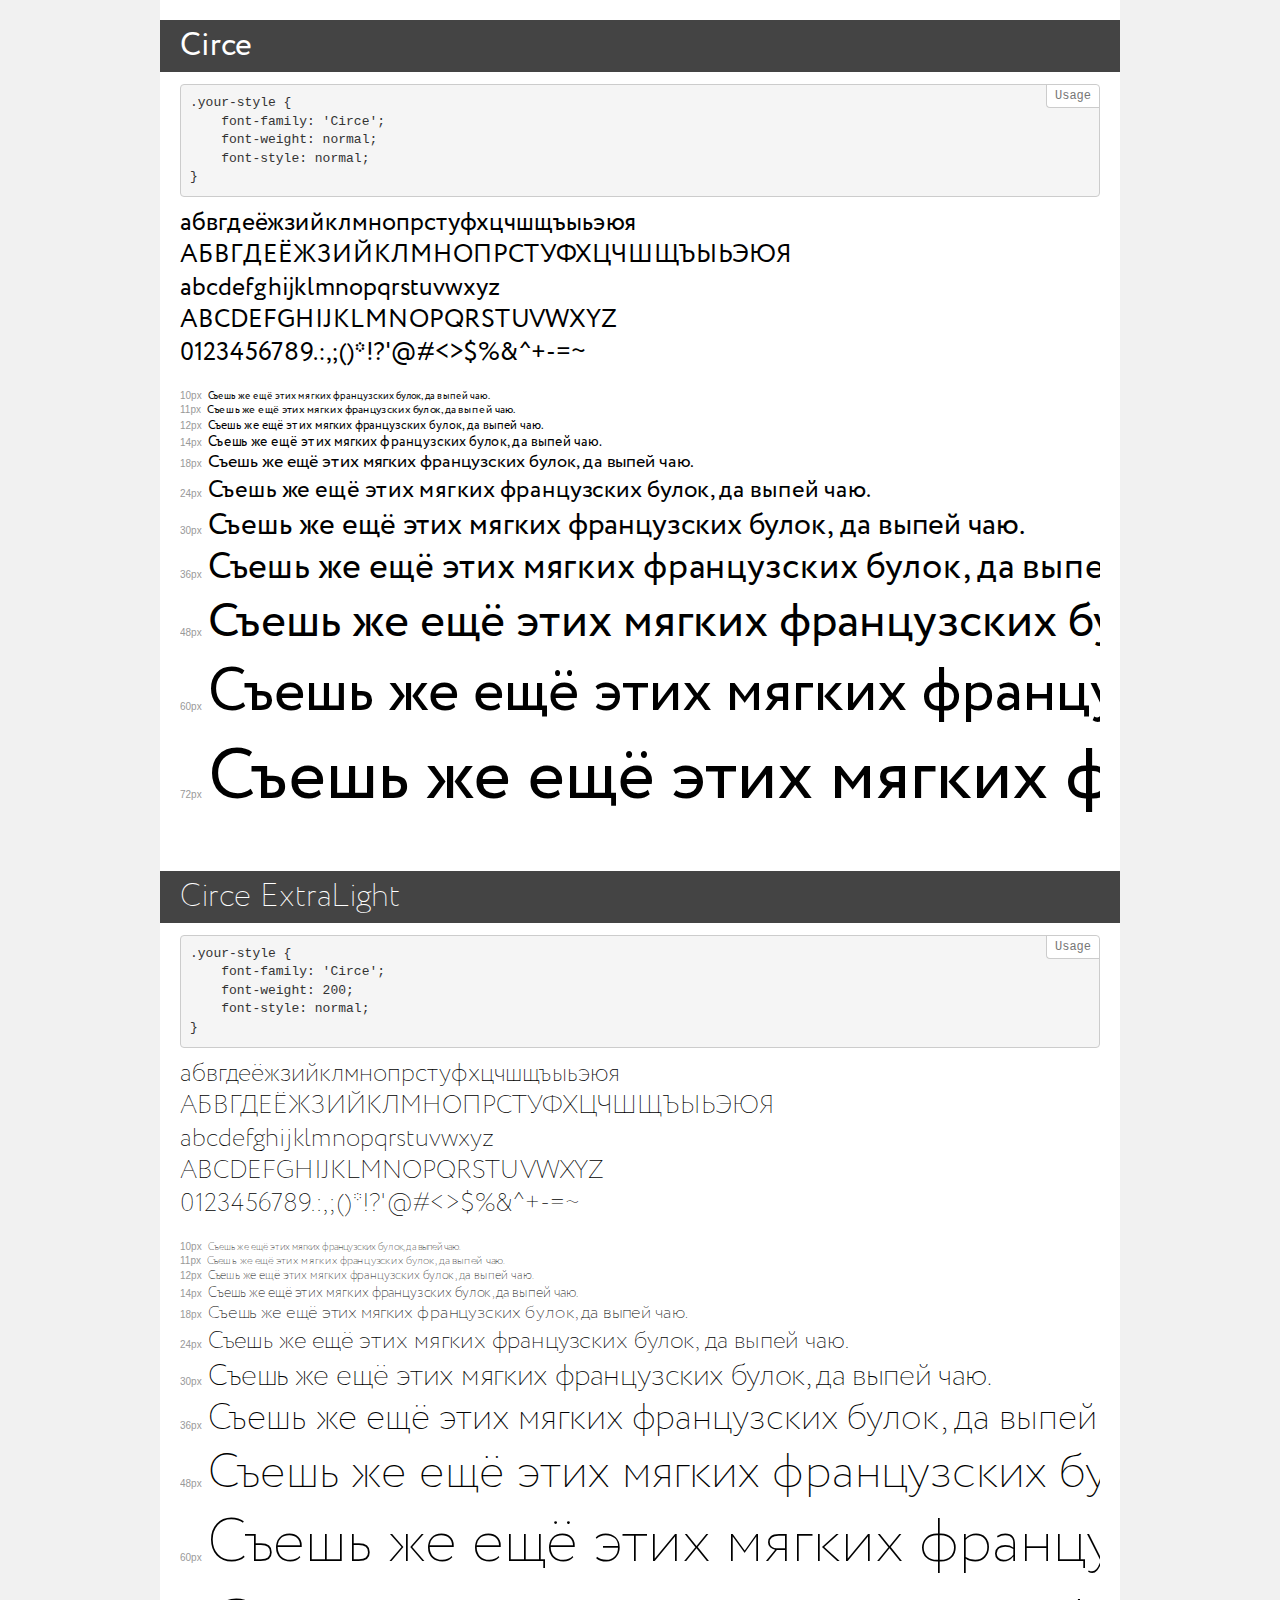
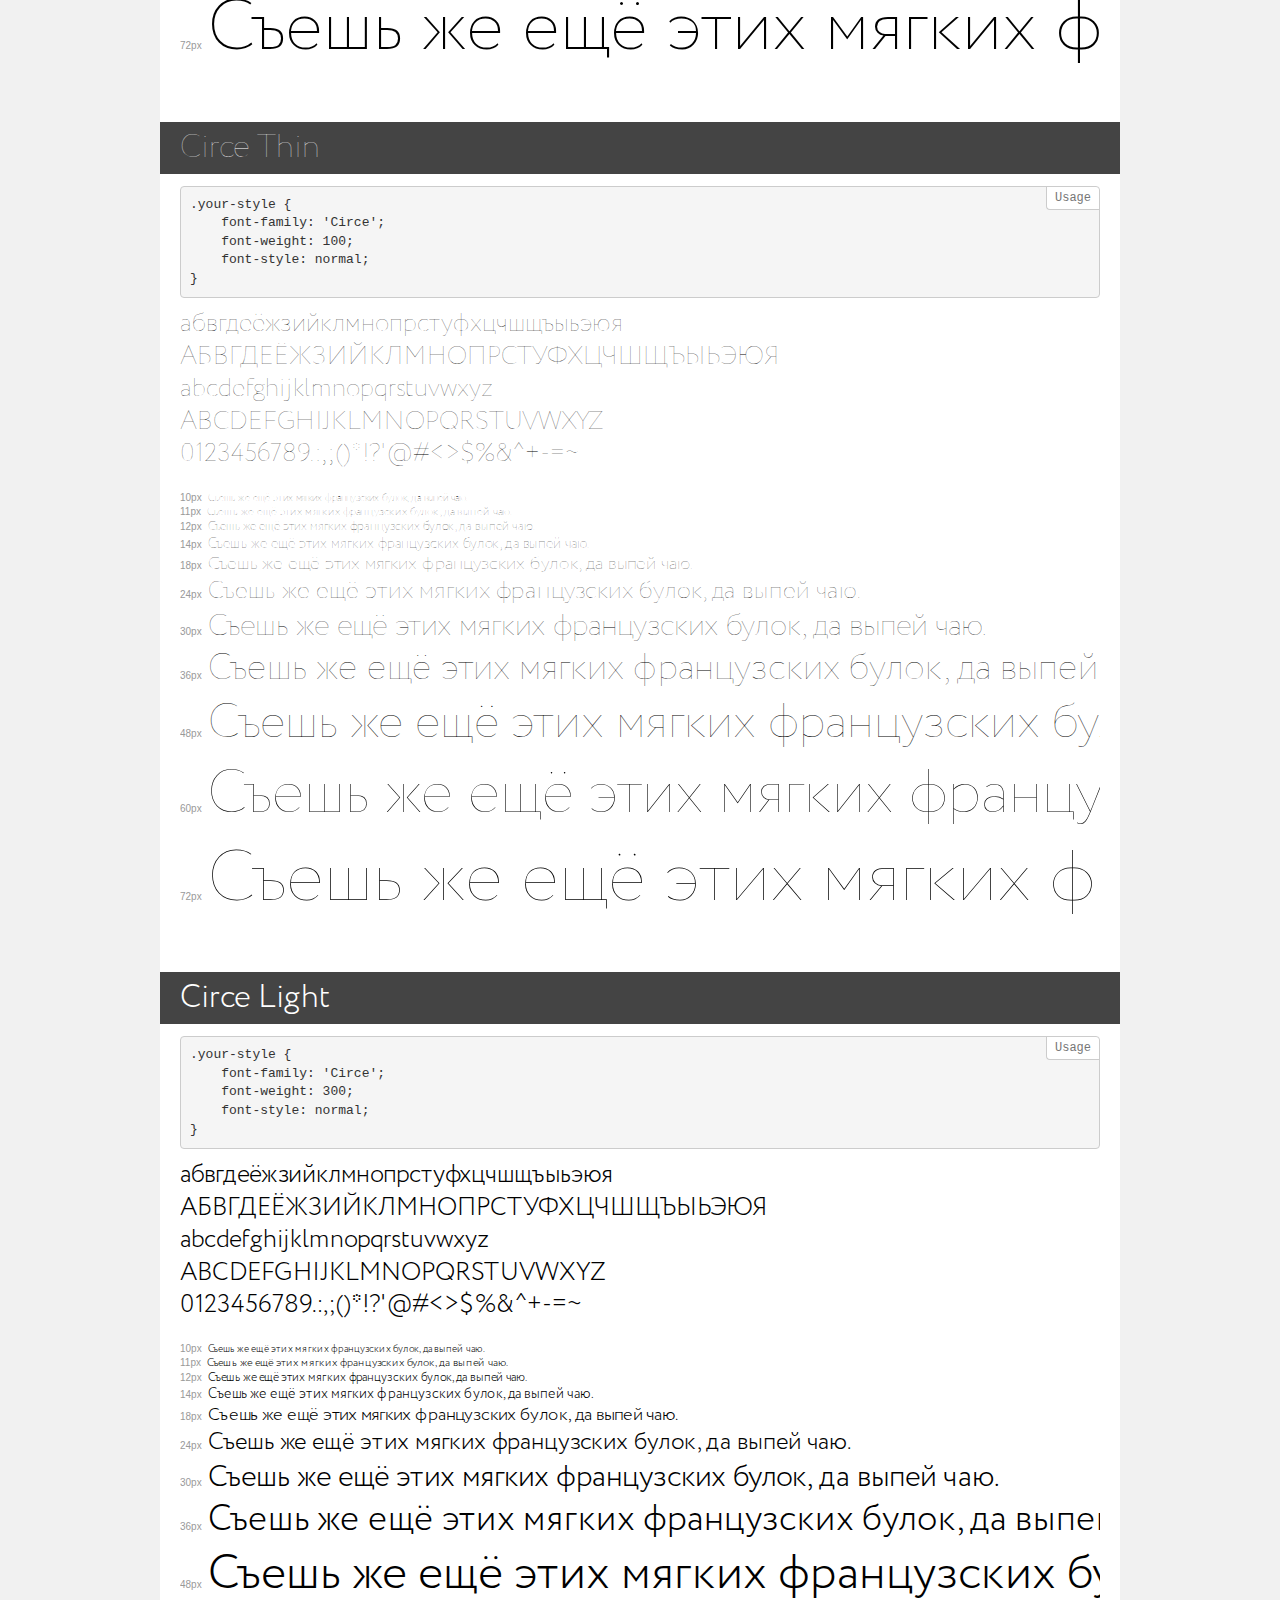
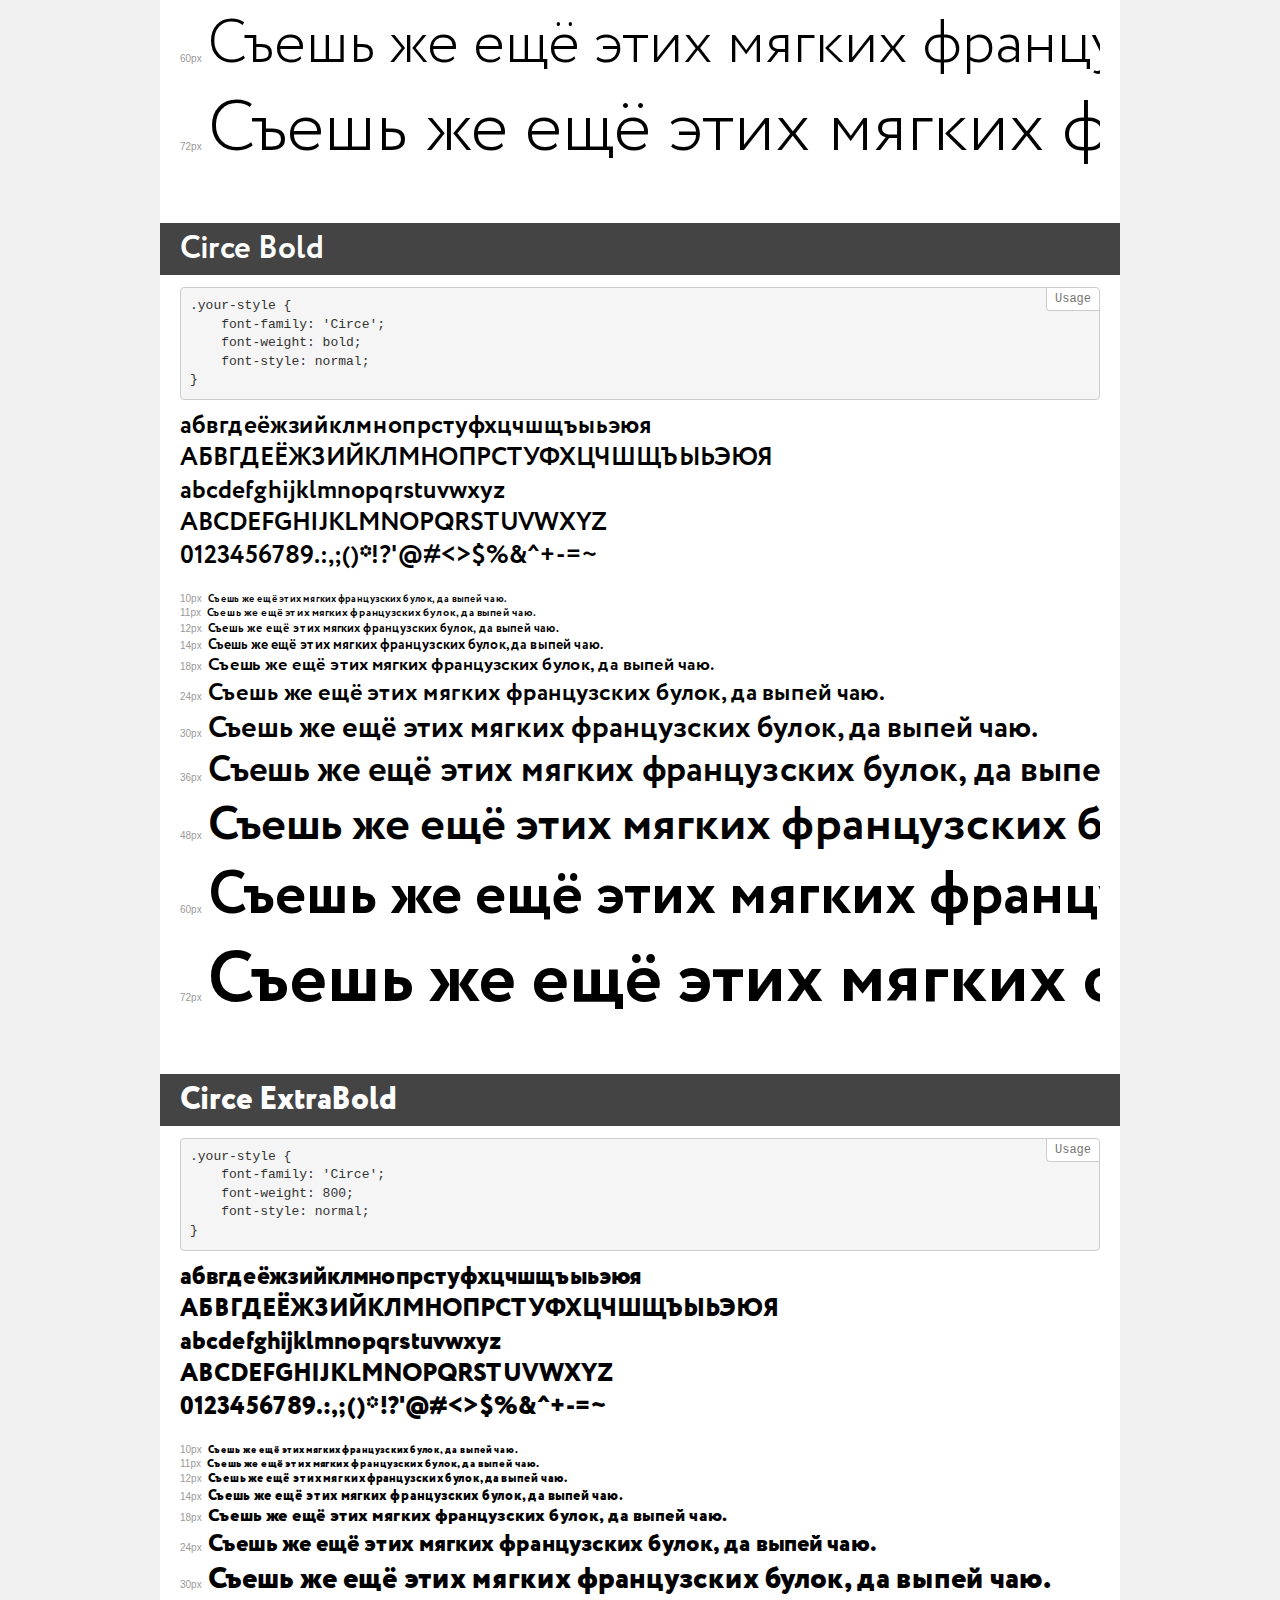
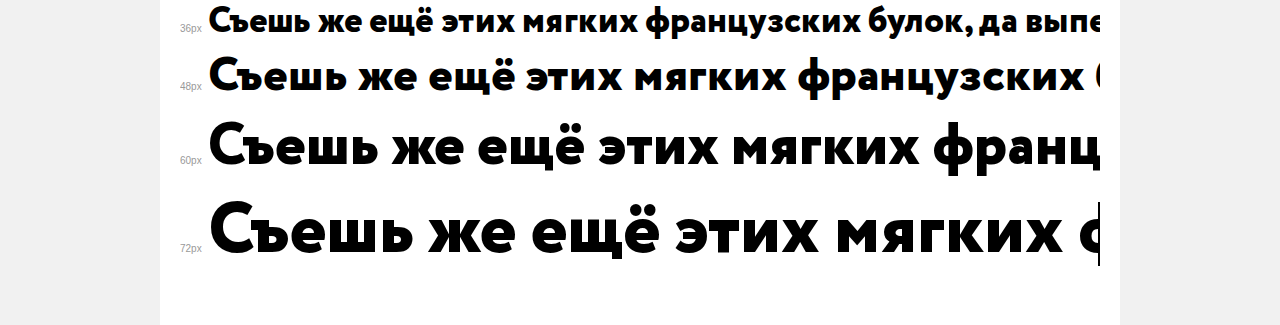
<file: fonts/Circe/demo.html>
<!DOCTYPE html>
<html>
<head>
	<meta charset="utf-8">
	<meta http-equiv="X-UA-Compatible" content="IE=edge">
	<meta name="viewport" content="width=device-width, initial-scale=1">
	<meta name="robots" content="noindex, noarchive">
	<title>Transfonter demo</title>
	<link href="stylesheet.css" rel="stylesheet">
	<style>
		/*
		http://meyerweb.com/eric/tools/css/reset/
		v2.0 | 20110126
		License: none (public domain)
		*/
		html, body, div, span, applet, object, iframe,
		h1, h2, h3, h4, h5, h6, p, blockquote, pre,
		a, abbr, acronym, address, big, cite, code,
		del, dfn, em, img, ins, kbd, q, s, samp,
		small, strike, strong, sub, sup, tt, var,
		b, u, i, center,
		dl, dt, dd, ol, ul, li,
		fieldset, form, label, legend,
		table, caption, tbody, tfoot, thead, tr, th, td,
		article, aside, canvas, details, embed,
		figure, figcaption, footer, header, hgroup,
		menu, nav, output, ruby, section, summary,
		time, mark, audio, video {
			margin: 0;
			padding: 0;
			border: 0;
			font-size: 100%;
			font: inherit;
			vertical-align: baseline;
		}
		/* HTML5 display-role reset for older browsers */
		article, aside, details, figcaption, figure,
		footer, header, hgroup, menu, nav, section {
			display: block;
		}
		body {
			line-height: 1;
		}
		ol, ul {
			list-style: none;
		}
		blockquote, q {
			quotes: none;
		}
		blockquote:before, blockquote:after,
		q:before, q:after {
			content: '';
			content: none;
		}
		table {
			border-collapse: collapse;
			border-spacing: 0;
		}
		/* common styles */
		body {
			background: #f1f1f1;
			color: #000;
		}
		.page {
			background: #fff;
			width: 920px;
			margin: 0 auto;
			padding: 20px 20px 0 20px;
			overflow: hidden;
		}
		.font-container {
			overflow-x: auto;
			overflow-y: hidden;
			margin-bottom: 40px;
			line-height: 1.3;
			white-space: nowrap;
			padding-bottom: 5px;
		}
		h1 {
			position: relative;
			background: #444;
			font-size: 32px;
			color: #fff;
			padding: 10px 20px;
			margin: 0 -20px 12px -20px;
		}
		.letters {
			font-size: 25px;
			margin-bottom: 20px;
		}
		.s10:before {
			content: '10px';
		}
		.s11:before {
			content: '11px';
		}
		.s12:before {
			content: '12px';
		}
		.s14:before {
			content: '14px';
		}
		.s18:before {
			content: '18px';
		}
		.s24:before {
			content: '24px';
		}
		.s30:before {
			content: '30px';
		}
		.s36:before {
			content: '36px';
		}
		.s48:before {
			content: '48px';
		}
		.s60:before {
			content: '60px';
		}
		.s72:before {
			content: '72px';
		}
		.s10:before, .s11:before, .s12:before, .s14:before,
		.s18:before, .s24:before, .s30:before, .s36:before,
		.s48:before, .s60:before, .s72:before {
			font-family: Arial, sans-serif;
			font-size: 10px;
			font-weight: normal;
			font-style: normal;
			color: #999;
			padding-right: 6px;
		}
		pre {
			display: block;
			position: relative;
			padding: 9px;
			margin: 0 0 10px;
			font-family: Monaco, Menlo, Consolas, "Courier New", monospace !important;
			font-size: 13px;
			line-height: 1.428571429;
			color: #333;
			font-weight: normal !important;
			font-style: normal !important;
			background-color: #f5f5f5;
			border: 1px solid #ccc;
			overflow-x: auto;
			border-radius: 4px;
		}
		pre:after {
			display: block;
			position: absolute;
			right: 0;
			top: 0;
			content: 'Usage';
			line-height: 1;
			padding: 5px 8px;
			font-size: 12px;
			color: #767676;
			background-color: #fff;
			border: 1px solid #ccc;
			border-right: none;
			border-top: none;
			border-radius: 0 4px 0 4px;
			z-index: 10;
		}
		/* responsive */
		@media (max-width: 959px) {
			.page {
				width: auto;
				margin: 0;
			}
		}
	</style>
</head>
<body>
<div class="page">
	<div class="demo" style="font-family: 'Circe'; font-weight: normal; font-style: normal;">
		<h1>Circe</h1>
		<pre>.your-style {
    font-family: 'Circe';
    font-weight: normal;
    font-style: normal;
}</pre>
		<div class="font-container">
			<p class="letters">
				абвгдеёжзийклмнопрстуфхцчшщъыьэюя <br />
				АБВГДЕЁЖЗИЙКЛМНОПРСТУФХЦЧШЩЪЫЬЭЮЯ <br />
				abcdefghijklmnopqrstuvwxyz <br />
				ABCDEFGHIJKLMNOPQRSTUVWXYZ <br />				0123456789.:,;()*!?'@#<>$%&^+-=~
			</p>
			<p class="s10" style="font-size: 10px;">Съешь же ещё этих мягких французских булок, да выпей чаю.</p>
			<p class="s11" style="font-size: 11px;">Съешь же ещё этих мягких французских булок, да выпей чаю.</p>
			<p class="s12" style="font-size: 12px;">Съешь же ещё этих мягких французских булок, да выпей чаю.</p>
			<p class="s14" style="font-size: 14px;">Съешь же ещё этих мягких французских булок, да выпей чаю.</p>
			<p class="s18" style="font-size: 18px;">Съешь же ещё этих мягких французских булок, да выпей чаю.</p>
			<p class="s24" style="font-size: 24px;">Съешь же ещё этих мягких французских булок, да выпей чаю.</p>
			<p class="s30" style="font-size: 30px;">Съешь же ещё этих мягких французских булок, да выпей чаю.</p>
			<p class="s36" style="font-size: 36px;">Съешь же ещё этих мягких французских булок, да выпей чаю.</p>
			<p class="s48" style="font-size: 48px;">Съешь же ещё этих мягких французских булок, да выпей чаю.</p>
			<p class="s60" style="font-size: 60px;">Съешь же ещё этих мягких французских булок, да выпей чаю.</p>
			<p class="s72" style="font-size: 72px;">Съешь же ещё этих мягких французских булок, да выпей чаю.</p>
		</div>
	</div>
	<div class="demo" style="font-family: 'Circe'; font-weight: 200; font-style: normal;">
		<h1>Circe ExtraLight</h1>
		<pre>.your-style {
    font-family: 'Circe';
    font-weight: 200;
    font-style: normal;
}</pre>
		<div class="font-container">
			<p class="letters">
				абвгдеёжзийклмнопрстуфхцчшщъыьэюя <br />
				АБВГДЕЁЖЗИЙКЛМНОПРСТУФХЦЧШЩЪЫЬЭЮЯ <br />
				abcdefghijklmnopqrstuvwxyz <br />
				ABCDEFGHIJKLMNOPQRSTUVWXYZ <br />				0123456789.:,;()*!?'@#<>$%&^+-=~
			</p>
			<p class="s10" style="font-size: 10px;">Съешь же ещё этих мягких французских булок, да выпей чаю.</p>
			<p class="s11" style="font-size: 11px;">Съешь же ещё этих мягких французских булок, да выпей чаю.</p>
			<p class="s12" style="font-size: 12px;">Съешь же ещё этих мягких французских булок, да выпей чаю.</p>
			<p class="s14" style="font-size: 14px;">Съешь же ещё этих мягких французских булок, да выпей чаю.</p>
			<p class="s18" style="font-size: 18px;">Съешь же ещё этих мягких французских булок, да выпей чаю.</p>
			<p class="s24" style="font-size: 24px;">Съешь же ещё этих мягких французских булок, да выпей чаю.</p>
			<p class="s30" style="font-size: 30px;">Съешь же ещё этих мягких французских булок, да выпей чаю.</p>
			<p class="s36" style="font-size: 36px;">Съешь же ещё этих мягких французских булок, да выпей чаю.</p>
			<p class="s48" style="font-size: 48px;">Съешь же ещё этих мягких французских булок, да выпей чаю.</p>
			<p class="s60" style="font-size: 60px;">Съешь же ещё этих мягких французских булок, да выпей чаю.</p>
			<p class="s72" style="font-size: 72px;">Съешь же ещё этих мягких французских булок, да выпей чаю.</p>
		</div>
	</div>
	<div class="demo" style="font-family: 'Circe'; font-weight: 100; font-style: normal;">
		<h1>Circe Thin</h1>
		<pre>.your-style {
    font-family: 'Circe';
    font-weight: 100;
    font-style: normal;
}</pre>
		<div class="font-container">
			<p class="letters">
				абвгдеёжзийклмнопрстуфхцчшщъыьэюя <br />
				АБВГДЕЁЖЗИЙКЛМНОПРСТУФХЦЧШЩЪЫЬЭЮЯ <br />
				abcdefghijklmnopqrstuvwxyz <br />
				ABCDEFGHIJKLMNOPQRSTUVWXYZ <br />				0123456789.:,;()*!?'@#<>$%&^+-=~
			</p>
			<p class="s10" style="font-size: 10px;">Съешь же ещё этих мягких французских булок, да выпей чаю.</p>
			<p class="s11" style="font-size: 11px;">Съешь же ещё этих мягких французских булок, да выпей чаю.</p>
			<p class="s12" style="font-size: 12px;">Съешь же ещё этих мягких французских булок, да выпей чаю.</p>
			<p class="s14" style="font-size: 14px;">Съешь же ещё этих мягких французских булок, да выпей чаю.</p>
			<p class="s18" style="font-size: 18px;">Съешь же ещё этих мягких французских булок, да выпей чаю.</p>
			<p class="s24" style="font-size: 24px;">Съешь же ещё этих мягких французских булок, да выпей чаю.</p>
			<p class="s30" style="font-size: 30px;">Съешь же ещё этих мягких французских булок, да выпей чаю.</p>
			<p class="s36" style="font-size: 36px;">Съешь же ещё этих мягких французских булок, да выпей чаю.</p>
			<p class="s48" style="font-size: 48px;">Съешь же ещё этих мягких французских булок, да выпей чаю.</p>
			<p class="s60" style="font-size: 60px;">Съешь же ещё этих мягких французских булок, да выпей чаю.</p>
			<p class="s72" style="font-size: 72px;">Съешь же ещё этих мягких французских булок, да выпей чаю.</p>
		</div>
	</div>
	<div class="demo" style="font-family: 'Circe'; font-weight: 300; font-style: normal;">
		<h1>Circe Light</h1>
		<pre>.your-style {
    font-family: 'Circe';
    font-weight: 300;
    font-style: normal;
}</pre>
		<div class="font-container">
			<p class="letters">
				абвгдеёжзийклмнопрстуфхцчшщъыьэюя <br />
				АБВГДЕЁЖЗИЙКЛМНОПРСТУФХЦЧШЩЪЫЬЭЮЯ <br />
				abcdefghijklmnopqrstuvwxyz <br />
				ABCDEFGHIJKLMNOPQRSTUVWXYZ <br />				0123456789.:,;()*!?'@#<>$%&^+-=~
			</p>
			<p class="s10" style="font-size: 10px;">Съешь же ещё этих мягких французских булок, да выпей чаю.</p>
			<p class="s11" style="font-size: 11px;">Съешь же ещё этих мягких французских булок, да выпей чаю.</p>
			<p class="s12" style="font-size: 12px;">Съешь же ещё этих мягких французских булок, да выпей чаю.</p>
			<p class="s14" style="font-size: 14px;">Съешь же ещё этих мягких французских булок, да выпей чаю.</p>
			<p class="s18" style="font-size: 18px;">Съешь же ещё этих мягких французских булок, да выпей чаю.</p>
			<p class="s24" style="font-size: 24px;">Съешь же ещё этих мягких французских булок, да выпей чаю.</p>
			<p class="s30" style="font-size: 30px;">Съешь же ещё этих мягких французских булок, да выпей чаю.</p>
			<p class="s36" style="font-size: 36px;">Съешь же ещё этих мягких французских булок, да выпей чаю.</p>
			<p class="s48" style="font-size: 48px;">Съешь же ещё этих мягких французских булок, да выпей чаю.</p>
			<p class="s60" style="font-size: 60px;">Съешь же ещё этих мягких французских булок, да выпей чаю.</p>
			<p class="s72" style="font-size: 72px;">Съешь же ещё этих мягких французских булок, да выпей чаю.</p>
		</div>
	</div>
	<div class="demo" style="font-family: 'Circe'; font-weight: bold; font-style: normal;">
		<h1>Circe Bold</h1>
		<pre>.your-style {
    font-family: 'Circe';
    font-weight: bold;
    font-style: normal;
}</pre>
		<div class="font-container">
			<p class="letters">
				абвгдеёжзийклмнопрстуфхцчшщъыьэюя <br />
				АБВГДЕЁЖЗИЙКЛМНОПРСТУФХЦЧШЩЪЫЬЭЮЯ <br />
				abcdefghijklmnopqrstuvwxyz <br />
				ABCDEFGHIJKLMNOPQRSTUVWXYZ <br />				0123456789.:,;()*!?'@#<>$%&^+-=~
			</p>
			<p class="s10" style="font-size: 10px;">Съешь же ещё этих мягких французских булок, да выпей чаю.</p>
			<p class="s11" style="font-size: 11px;">Съешь же ещё этих мягких французских булок, да выпей чаю.</p>
			<p class="s12" style="font-size: 12px;">Съешь же ещё этих мягких французских булок, да выпей чаю.</p>
			<p class="s14" style="font-size: 14px;">Съешь же ещё этих мягких французских булок, да выпей чаю.</p>
			<p class="s18" style="font-size: 18px;">Съешь же ещё этих мягких французских булок, да выпей чаю.</p>
			<p class="s24" style="font-size: 24px;">Съешь же ещё этих мягких французских булок, да выпей чаю.</p>
			<p class="s30" style="font-size: 30px;">Съешь же ещё этих мягких французских булок, да выпей чаю.</p>
			<p class="s36" style="font-size: 36px;">Съешь же ещё этих мягких французских булок, да выпей чаю.</p>
			<p class="s48" style="font-size: 48px;">Съешь же ещё этих мягких французских булок, да выпей чаю.</p>
			<p class="s60" style="font-size: 60px;">Съешь же ещё этих мягких французских булок, да выпей чаю.</p>
			<p class="s72" style="font-size: 72px;">Съешь же ещё этих мягких французских булок, да выпей чаю.</p>
		</div>
	</div>
	<div class="demo" style="font-family: 'Circe'; font-weight: 800; font-style: normal;">
		<h1>Circe ExtraBold</h1>
		<pre>.your-style {
    font-family: 'Circe';
    font-weight: 800;
    font-style: normal;
}</pre>
		<div class="font-container">
			<p class="letters">
				абвгдеёжзийклмнопрстуфхцчшщъыьэюя <br />
				АБВГДЕЁЖЗИЙКЛМНОПРСТУФХЦЧШЩЪЫЬЭЮЯ <br />
				abcdefghijklmnopqrstuvwxyz <br />
				ABCDEFGHIJKLMNOPQRSTUVWXYZ <br />				0123456789.:,;()*!?'@#<>$%&^+-=~
			</p>
			<p class="s10" style="font-size: 10px;">Съешь же ещё этих мягких французских булок, да выпей чаю.</p>
			<p class="s11" style="font-size: 11px;">Съешь же ещё этих мягких французских булок, да выпей чаю.</p>
			<p class="s12" style="font-size: 12px;">Съешь же ещё этих мягких французских булок, да выпей чаю.</p>
			<p class="s14" style="font-size: 14px;">Съешь же ещё этих мягких французских булок, да выпей чаю.</p>
			<p class="s18" style="font-size: 18px;">Съешь же ещё этих мягких французских булок, да выпей чаю.</p>
			<p class="s24" style="font-size: 24px;">Съешь же ещё этих мягких французских булок, да выпей чаю.</p>
			<p class="s30" style="font-size: 30px;">Съешь же ещё этих мягких французских булок, да выпей чаю.</p>
			<p class="s36" style="font-size: 36px;">Съешь же ещё этих мягких французских булок, да выпей чаю.</p>
			<p class="s48" style="font-size: 48px;">Съешь же ещё этих мягких французских булок, да выпей чаю.</p>
			<p class="s60" style="font-size: 60px;">Съешь же ещё этих мягких французских булок, да выпей чаю.</p>
			<p class="s72" style="font-size: 72px;">Съешь же ещё этих мягких французских булок, да выпей чаю.</p>
		</div>
	</div>
</div>
</body>
</html>
</file>
<file: css/style.css>
@charset "UTF-8";
@font-face {
  font-family: 'Circe';
  src: url("../fonts/Circe/Circe-Regular.eot");
  src: local("Circe"), local("Circe-Regular"), url("../fonts/Circe/Circe-Regular.eot?#iefix") format("embedded-opentype"), url("../fonts/Circe/Circe-Regular.woff") format("woff"), url("../fonts/Circe/Circe-Regular.ttf") format("truetype");
  font-weight: normal;
  font-style: normal; }

@font-face {
  font-family: 'Circe';
  src: url("../fonts/Circe/Circe-ExtraLight.eot");
  src: local("Circe ExtraLight"), local("Circe-ExtraLight"), url("../fonts/Circe/Circe-ExtraLight.eot?#iefix") format("embedded-opentype"), url("../fonts/Circe/Circe-ExtraLight.woff") format("woff"), url("../fonts/Circe/Circe-ExtraLight.ttf") format("truetype");
  font-weight: 200;
  font-style: normal; }

@font-face {
  font-family: 'Circe';
  src: url("../fonts/Circe/Circe-Thin.eot");
  src: local("Circe Thin"), local("Circe-Thin"), url("../fonts/Circe/Circe-Thin.eot?#iefix") format("embedded-opentype"), url("../fonts/Circe/Circe-Thin.woff") format("woff"), url("../fonts/Circe/Circe-Thin.ttf") format("truetype");
  font-weight: 100;
  font-style: normal; }

@font-face {
  font-family: 'Circe';
  src: url("../fonts/Circe/Circe-Light.eot");
  src: local("Circe Light"), local("Circe-Light"), url("../fonts/Circe/Circe-Light.eot?#iefix") format("embedded-opentype"), url("../fonts/Circe/Circe-Light.woff") format("woff"), url("../fonts/Circe/Circe-Light.ttf") format("truetype");
  font-weight: 300;
  font-style: normal; }

@font-face {
  font-family: 'Circe';
  src: url("../fonts/Circe/Circe-Bold.eot");
  src: local("Circe Bold"), local("Circe-Bold"), url("../fonts/Circe/Circe-Bold.eot?#iefix") format("embedded-opentype"), url("../fonts/Circe/Circe-Bold.woff") format("woff"), url("../fonts/Circe/Circe-Bold.ttf") format("truetype");
  font-weight: bold;
  font-style: normal; }

@font-face {
  font-family: 'Circe';
  src: url("../fonts/Circe/Circe-ExtraBold.eot");
  src: local("Circe ExtraBold"), local("Circe-ExtraBold"), url("../fonts/Circe/Circe-ExtraBold.eot?#iefix") format("embedded-opentype"), url("../fonts/Circe/Circe-ExtraBold.woff") format("woff"), url("../fonts/Circe/Circe-ExtraBold.ttf") format("truetype");
  font-weight: 800;
  font-style: normal; }

* {
  box-sizing: border-box; }

html {
  font-family: 'Circe';
  font-size: 62.5%;
  font-style: normal;
  font-weight: normal;
  -webkit-animation: bugfix infinite 1s;
  line-height: 1.2;
  margin: 0;
  padding: 0;
  background-color: #fff;
  color: #000; }

body, input, textarea {
  font-family: 'Circe';
  font-size: 62.5%;
  font-style: normal;
  font-weight: normal;
  -webkit-animation: bugfix infinite 1s;
  line-height: 1.2;
  position: relative;
  margin: 0;
  padding: 0; }

a, a:hover {
  text-decoration: none; }

button, input, a, textarea {
  outline: none;
  cursor: pointer; }
  button:focus, input:focus, a:focus, textarea:focus {
    outline: none; }
  button:active, input:active, a:active, textarea:active {
    outline: none; }

h1, h2, h3, h4, h5, h6 {
  display: block;
  width: 100%;
  text-align: center;
  font-size: unset;
  margin: 0;
  padding: 0; }

p {
  margin-top: 0;
  margin-bottom: 0; }

img {
  max-width: 100%;
  vertical-align: middle;
    vertical-align-width: 100%; }

.btn {
  border: none; }

ul {
  padding: 0;
  margin: 0; }

ul li {
  margin: 0;
  padding: 0;
  list-style: none; }

.container {
  width: 158.8rem;
  margin: 0 auto;
  position: relative;
  max-width: unset; }

.hidden {
  overflow: hidden; }

input[type=number]::-webkit-inner-spin-button,
input[type=number]::-webkit-outer-spin-button {
  -webkit-appearance: none;
  margin: 0; }

input[type=number] {
  -moz-appearance: textfield; }

@media (max-width: 112.5em) {
  html {
    font-size: 9px; } }

@media (max-width: 108em) {
  html {
    font-size: 9px; } }

@media (max-width: 105em) {
  html {
    font-size: 8.75px; } }

@media (max-width: 91.5em) {
  html {
    font-size: 7.9px; } }

@media (max-width: 91em) {
  html {
    font-size: 8.4px; } }

@media (max-width: 90em) {
  html {
    font-size: 7.9px; } }

@media (max-width: 80em) {
  html {
    font-size: 7.2px; } }

@media (max-width: 72em) {
  html {
    font-size: 6.5px; } }

@media (max-width: 68em) {
  html {
    font-size: 6px; } }

@media (max-width: 64em) {
  html {
    font-size: 5.5px; } }

@media (max-width: 60em) {
  html {
    font-size: 5.2px; } }

@media (max-width: 55em) {
  html {
    font-size: 5px; } }

@media (max-width: 51em) {
  html {
    font-size: 4.5px; } }

@media (max-width: 48em) {
  html {
    font-size: 10px;
    -webkit-text-size-adjust: none; }
  body {
    -webkit-text-size-adjust: none; }
  .container {
    padding: 0 3.6rem;
    margin: 0 auto;
    width: 100%; } }

@media (max-width: 44em) {
  html {
    font-size: 9px; } }

@media (max-width: 38em) {
  html {
    font-size: 8px; } }

@media (max-width: 34em) {
  html {
    font-size: 7px; } }

@media (max-width: 30em) {
  html {
    font-size: 6px; } }

@media (max-width: 26em) {
  html {
    font-size: 5px; } }

@media (max-width: 22.5em) {
  html {
    font-size: 4.5px; } }

@media (max-width: 21em) {
  html {
    font-size: 4.4px; } }

.header__inner {
  position: relative;
  display: flex;
  justify-content: space-between;
  align-items: center;
  height: 11.4rem;
  background-color: #fff; }

.header__logo {
  display: block;
  cursor: pointer;
  width: 29.3rem;
  height: 6rem; }
  .header__logo img {
    width: 100%;
    height: 100%; }

.header__logo--mob {
  display: none; }

.header__phone {
  display: flex;
  justify-content: space-between;
  align-items: center;
  width: 30.2rem;
  height: 6.1rem;
  cursor: pointer; }
  .header__phone--text--number {
    font-size: 2.5rem;
    font-weight: 700;
    color: #2c2c2c;
    text-align: right; }
  .header__phone--text--info {
    font-size: 1.4rem;
    font-weight: 400;
    color: #777777;
    white-space: nowrap; }
  .header__phone--img {
    display: flex;
    justify-content: center;
    align-items: center;
    width: 6.1rem;
    height: 6.1rem;
    border-radius: 100%;
    background-color: #F4557B; }
    .header__phone--img img {
      width: 2.2rem;
      height: 2.2rem; }

.phone__img {
  display: block; }

.phone__img--mob {
  display: none; }

.nav__list {
  display: flex;
  align-items: center; }

.nav__item {
  position: relative;
  margin-right: 4.2rem;
  overflow: hidden; }

.nav__item > a {
  display: block;
  font-size: 1.7rem;
  font-weight: 400;
  color: #2C2C2C;
  padding-bottom: 4rem;
  padding-top: 4rem; }

.nav__item::after {
  content: "";
  display: block;
  background-color: #508DE9;
  width: 100%;
  height: 0.2rem;
  position: absolute;
  bottom: 3rem;
  left: 0;
  opacity: 0;
  transition: opacity 200ms; }

.nav__item:hover::after {
  opacity: 1;
  transition: opacity 200ms; }

.nav__item.active {
  overflow: visible; }

.nav__item.active .nav__drop {
  z-index: 100;
  opacity: 1;
  transition: opacity 500ms; }

.nav__item:last-child {
  margin-right: 0rem; }

.nav__drop {
  display: flex;
  justify-content: space-between;
  z-index: -100;
  opacity: 0;
  transition: opacity 500ms;
  width: 84rem;
  position: absolute;
  top: 10rem;
  left: -18.3rem;
  background-color: #fff;
  box-shadow: 10px 20px 45px rgba(0, 0, 0, 0.08);
  border-radius: 5rem;
  padding-top: 5.5rem;
  padding-left: 7.3rem;
  padding-bottom: 3rem;
  white-space: nowrap; }

.nav__drop--publications {
  width: 37.5rem;
  left: -12.4rem; }

.nav__drop > li {
  display: block;
  width: 50%; }

.nav__drop a {
  position: relative;
  display: inline-block;
  font-size: 1.7rem;
  font-weight: 400;
  color: #2C2C2C;
  margin-bottom: 2.5rem; }

.nav__drop a::after {
  content: "";
  display: block;
  background-color: #508DE9;
  width: 100%;
  height: 2px;
  position: absolute;
  bottom: -0.5rem;
  left: 0;
  opacity: 0;
  transition: opacity 200ms; }

.nav__drop a:hover::after {
  opacity: 1;
  transition: opacity 200ms; }

.nav__drop a:hover {
  position: relative; }

.nav__arrow {
  display: none; }

.nav .nav-contacts {
  display: none; }

@media (max-width: 48em) {
  .nav {
    position: fixed;
    top: 0rem;
    width: 100%;
    height: 100%;
    padding: 0rem;
    margin-top: 17rem;
    overflow: auto;
    background-color: #fff;
    left: -110%;
    z-index: -50;
    transition: left 500ms; }
  .nav.active {
    left: 0;
    z-index: 101;
    transition: left 500ms; }
  .nav__list {
    display: block;
    padding-left: 4rem;
    padding-right: 4rem;
    padding-top: 5.6rem; }
  .nav__item {
    position: relative;
    padding: 1rem 0;
    margin-right: 0rem;
    border-bottom: 0.2rem solid #E9E9E9; }
  .nav__item > a {
    font-size: 4rem;
    position: relative;
    z-index: 1; }
  .nav__item::after {
    display: none; }
  .nav__item.active .nav__drop {
    height: auto;
    opacity: 1;
    transition: opacity 500ms; }
  .nav__item:last-child {
    margin-right: 0;
    margin-bottom: 30rem; }
  .nav__item:nth-child(4),
  .nav__item:nth-child(5) {
    padding-bottom: 5.5rem; }
  .nav__drop {
    z-index: 76;
    width: 100%;
    display: none;
    position: static;
    margin-top: 0rem;
    height: auto;
    box-shadow: none;
    padding-left: 4rem;
    padding-top: 8rem;
    overflow: hidden;
    opacity: 0;
    transition: opacity 500ms;
    white-space: wrap; }
  .nav__drop a {
    display: block;
    font-size: 3.2rem;
    font-weight: 400;
    white-space: normal;
    margin-bottom: 7rem; }
  .nav__drop a::after {
    display: none; }
  .nav__drop > li {
    display: block;
    width: 90%; }
  .nav__arrow {
    position: relative;
    display: block;
    width: 100%;
    height: 4rem;
    right: auto;
    top: auto;
    left: unset;
    margin-top: -8.5rem;
    transition: transform 200ms;
    z-index: 2; }
    .nav__arrow::after {
      content: "";
      display: block;
      position: absolute;
      background-image: url(../img/nav--plus.svg);
      background-size: 2rem;
      background-position: right center;
      background-repeat: no-repeat;
      height: 4rem;
      width: 4rem;
      top: 0;
      right: 0; }
  .nav__arrow.active {
    transition: transform 200ms; }
    .nav__arrow.active::after {
      content: "";
      display: block;
      position: absolute;
      background-image: url(../img/nav--minus.svg);
      background-size: 2rem;
      background-position: right center;
      background-repeat: no-repeat;
      height: 4rem;
      width: 4rem;
      top: 0;
      right: 0; }
  .nav .nav-contacts {
    display: flex; } }

.burger {
  display: none; }

@media (max-width: 48em) {
  .burger {
    display: inline-block;
    background-repeat: no-repeat;
    background-position: center;
    background-size: contain;
    background-image: url(../img/burger.svg);
    width: 5.5rem;
    height: 4.2rem;
    position: relative;
    z-index: 100;
    transition: background 200ms;
    margin-left: 0rem; }
  .burger.active {
    background-image: url(../img/burger-x.svg); } }

.header__bottom__mob {
  display: none; }

@media (max-width: 48em) {
  .header {
    position: relative;
    display: block;
    z-index: 101;
    background-color: #fff; }
    .header::after {
      content: "";
      display: block;
      position: absolute;
      top: 0;
      left: 0;
      width: 100%;
      height: 100%;
      background-color: #fff;
      z-index: 75; }
    .header__inner {
      position: relative;
      height: 20rem;
      border-bottom: none;
      padding-right: 0rem;
      padding-left: 0rem; }
    .header__logo {
      display: none; }
    .header__logo--mob {
      display: block;
      width: 30.8rem;
      height: 5.6rem;
      z-index: 101; }
      .header__logo--mob img {
        width: 100%;
        height: 100%; }
    .header__phone {
      display: flex;
      justify-content: space-between;
      align-items: center;
      width: 6rem;
      height: 6rem;
      cursor: pointer;
      z-index: 101; }
      .header__phone--text {
        display: none; }
      .header__phone--img {
        display: flex;
        justify-content: center;
        align-items: center;
        width: 6rem;
        height: 6rem;
        border-radius: 100%;
        background-color: #F4557B; }
        .header__phone--img img {
          width: 3rem;
          height: 2.8rem; }
  .phone__img {
    display: none; }
  .phone__img--mob {
    display: block; }
  .header__bottom__mob {
    display: flex;
    justify-content: space-between;
    position: relative;
    z-index: 100;
    border-top: 0.2rem solid #E3E3E3;
    padding-top: 2rem;
    margin-top: -5rem; }
    .header__bottom__mob--item {
      display: flex;
      flex-direction: column;
      align-items: center; }
      .header__bottom__mob--item:nth-of-type(5) {
        margin-top: 0.5rem; }
      .header__bottom__mob--item:nth-of-type(5) .header__bottom__mob--item--title {
        margin-top: 1.5rem; }
      .header__bottom__mob--item--img {
        width: 5rem;
        height: 4rem; }
        .header__bottom__mob--item--img img {
          width: 100%; }
      .header__bottom__mob--item--title {
        font-size: 2.4rem;
        font-weight: 300;
        color: #2C2C2C;
        margin-top: 2rem; } }

.section--mainslider {
  background-color: #fff;
  padding-bottom: 3.3rem; }
  @media (max-width: 48em) {
    .section--mainslider {
      padding-bottom: 8rem;
      padding-top: 8rem; } }

.section--residence {
  background-color: #fff;
  padding-bottom: 1.5rem; }
  @media (max-width: 48em) {
    .section--residence {
      padding-bottom: 8rem; } }

.section--persuade {
  background-color: #fff;
  padding-bottom: 3.3rem; }
  @media (max-width: 48em) {
    .section--persuade {
      padding-bottom: 8rem; } }

.section--services {
  background-color: #fff;
  padding-bottom: 3.3rem; }
  @media (max-width: 48em) {
    .section--services {
      padding-bottom: 8rem; } }

.section--help {
  background-color: #fff;
  padding-bottom: 3.3rem; }
  @media (max-width: 48em) {
    .section--help {
      padding-bottom: 8rem; } }

.section--specialists {
  background-color: #fff;
  padding-bottom: 3.3rem; }
  @media (max-width: 48em) {
    .section--specialists {
      padding-bottom: 8rem; } }

.section--seo {
  background-color: #fff;
  padding-bottom: 3.3rem; }
  @media (max-width: 48em) {
    .section--seo {
      padding-bottom: 8rem; } }

.main__swiper-container {
  height: 90.3rem; }

.mainslide__inner {
  display: flex;
  background-color: #F9F9F9;
  border-radius: 5rem;
  padding-top: 8.2rem;
  padding-bottom: 10rem; }

.mainslide__left {
  width: 24.5rem;
  padding-left: 8.5rem; }
  .mainslide__left--number {
    font-size: 6rem;
    font-weight: 300;
    color: #2C2C2C; }
  .mainslide__left--treatment {
    font-size: 1.4rem;
    font-weight: 400;
    color: #777777;
    margin-top: 22rem;
    margin-bottom: 3.8rem; }
  .mainslide__left--type {
    font-size: 1.5rem;
    font-weight: 400;
    color: #2C2C2C;
    margin-bottom: 1.2rem; }

.mainslide__middle {
  width: 59.8rem; }
  .mainslide__middle--title {
    width: 92rem;
    font-size: 6rem;
    font-weight: 700;
    color: #2C2C2C;
    margin-bottom: 3.2rem; }
  .mainslide__middle--subtitle {
    font-size: 1.8rem;
    font-weight: 400;
    color: #2C2C2C;
    line-height: 1.5;
    margin-bottom: 0.5rem; }
  .mainslide__middle--img {
    width: 53rem;
    height: 45rem;
    border-radius: 4rem;
    margin-top: 4rem; }
    .mainslide__middle--img img {
      width: 100%;
      object-fit: cover;
      border-radius: 4rem; }

.mainslide__right--price {
  font-size: 7.5rem;
  font-weight: 700;
  color: #2C2C2C;
  margin-top: 29.9rem; }
  .mainslide__right--price span {
    font-size: 2.5rem;
    font-weight: 700;
    color: #2C2C2C; }

.mainslide__right--consultation {
  font-size: 2.5rem;
  font-weight: 400;
  color: #2C2C2C;
  margin-top: 7rem; }

.mainslide__right--line {
  width: 38.3rem;
  height: 0.2rem;
  background-color: #2C2C2C;
  margin-top: 2.8rem;
  margin-bottom: 2.8rem; }

.mainslide__right--rings {
  width: 35rem;
  font-size: 1.8rem;
  font-weight: 400;
  color: #2C2C2C;
  line-height: 1.4; }
  .mainslide__right--rings span {
    font-size: 2.5rem;
    font-weight: 700;
    color: #2C2C2C; }

.mainslide__right--bottom {
  display: flex;
  margin-top: 3rem; }

.mainslide__right--phone {
  width: 23rem;
  height: 6.1rem;
  display: flex;
  align-items: center;
  background-color: #508DE9;
  border-radius: 9rem; }
  .mainslide__right--phone--img {
    width: 2.1rem;
    height: 2.2rem;
    margin-left: 2.5rem; }
    .mainslide__right--phone--img img {
      width: 100%;
      height: 100%; }
  .mainslide__right--phone--text {
    font-size: 2rem;
    font-weight: 700;
    color: #fff;
    white-space: nowrap;
    margin-left: 1rem; }

.mainslide__right--form {
  width: 23rem;
  height: 6.1rem;
  background-color: #fff;
  border-radius: 9rem;
  display: flex;
  align-items: center;
  justify-content: space-between;
  margin-left: 2.7rem; }

.mainslide__right--input {
  width: 70%;
  font-size: 1.8rem;
  font-weight: 400;
  color: #2C2C2C;
  border: none;
  padding-left: 1.3rem; }

.mainslide__right--submit {
  display: flex;
  justify-content: center;
  align-items: center;
  width: 6.1rem;
  height: 6.1rem;
  background-color: #F4557B;
  border-radius: 100%;
  border: none; }
  .mainslide__right--submit img {
    width: 2.3rem;
    height: 1rem; }

.mainslide__left--controller {
  position: relative;
  display: flex;
  flex-direction: column;
  width: 8rem;
  align-items: center;
  justify-content: space-between;
  margin-top: -22rem;
  margin-left: 8rem; }

.main__swiper-pagination {
  position: relative;
  font-size: 2rem;
  font-weight: 300;
  color: #2C2C2C;
  width: 7rem;
  letter-spacing: -0.05em;
  margin-left: 1rem; }

.main__swiper-pagination .swiper-pagination-current {
  font-size: 3rem;
  font-weight: 400;
  color: #2C2C2C; }

.main__swiper-pagination .swiper-pagination-current::before {
  content: "0";
  display: block;
  position: absolute;
  background-color: none;
  left: -0.7rem;
  top: 0rem; }

.main__swiper-button-prev::after,
.main__swiper-button-next::after {
  display: none; }

.main__swiper-button-prev,
.main__swiper-button-next {
  text-decoration: none;
  display: block;
  width: 1.2rem;
  height: 2.3rem;
  background-repeat: no-repeat;
  background-size: 100%;
  position: relative;
  z-index: 5;
  cursor: pointer;
  transition: opacity .3s linear; }

.main__swiper-button-prev {
  margin-bottom: 2rem;
  background-image: url("../img/mainslider__btn--prev.svg"); }

.main__swiper-button-next {
  background-image: url("../img/mainslider__btn--next.svg"); }

.main__swiper-button-prev:hover,
.main__swiper-button-next:hover {
  opacity: 0.5; }

.residence__inner {
  display: flex;
  justify-content: space-between; }

.residence__left {
  width: 40.6rem;
  border-radius: 5rem; }

.reviewsslide__inner {
  background-color: #F9F9F9;
  border-radius: 5rem;
  padding-left: 8.2rem;
  padding-right: 6rem;
  padding-top: 5.1rem;
  padding-bottom: 13rem; }

.reviewsslide__top {
  display: flex;
  align-items: center;
  margin-bottom: 2rem; }
  .reviewsslide__top--photo {
    width: 6.3rem;
    height: 6.3rem;
    border-radius: 100%; }
    .reviewsslide__top--photo img {
      width: 100%;
      border-radius: 100%;
      object-fit: cover; }
  .reviewsslide__top--text {
    margin-left: 1rem; }
  .reviewsslide__top--name {
    font-size: 2.2rem;
    font-weight: 700;
    color: #2C2C2C; }
  .reviewsslide__top--type {
    font-size: 1.7rem;
    font-weight: 300;
    color: #2C2C2C;
    margin-top: 0.5rem; }

.reviewsslide__stars {
  width: 11.4rem;
  height: 1.8rem; }

.reviewsslide__text {
  font-size: 1.7rem;
  font-weight: 400;
  color: #2C2C2C;
  margin-top: 3rem;
  line-height: 1.3; }

.reviewsslide__btn {
  display: block;
  cursor: pointer;
  background-color: #F9F9F9;
  border: none;
  font-size: 1.5rem;
  font-weight: 700;
  color: #2C2C2C;
  text-decoration: underline;
  margin-top: 2rem; }

.reviews--controller {
  display: flex;
  justify-content: space-between;
  width: 14.5rem;
  height: 8rem;
  margin: -6rem auto 0rem auto; }

.reviews__swiper-pagination {
  position: relative;
  font-size: 2rem;
  font-weight: 300;
  color: #2C2C2C;
  width: 7rem;
  letter-spacing: -0.05em;
  margin-left: 1.5rem; }

.reviews__swiper-pagination .swiper-pagination-current {
  font-size: 3rem;
  font-weight: 400;
  color: #2C2C2C; }

.reviews__swiper-pagination .swiper-pagination-current::before {
  content: "0";
  display: block;
  position: absolute;
  background-color: none;
  left: -0.7rem;
  top: 0rem; }

.reviews__swiper-button-prev::after,
.reviews__swiper-button-next::after {
  display: none; }

.reviews__swiper-button-prev,
.reviews__swiper-button-next {
  text-decoration: none;
  display: block;
  width: 2.5rem;
  height: 1.5rem;
  background-repeat: no-repeat;
  background-size: 100%;
  position: relative;
  z-index: 5;
  cursor: pointer;
  transition: opacity .3s linear; }

.reviews__swiper-button-prev {
  background-image: url("../img/slide__arrow--prev.svg"); }

.reviews__swiper-button-next {
  background-image: url("../img/slide__arrow--next.svg"); }

.reviews__swiper-button-prev:hover,
.reviews__swiper-button-next:hover {
  opacity: 0.5; }

.residence__right {
  display: flex;
  flex-direction: column;
  align-items: center;
  width: 115rem;
  height: 68.2rem;
  background-color: #F9F9F9;
  border-radius: 5rem;
  padding-top: 5.1rem;
  padding-bottom: 0rem; }
  .residence__right--title {
    font-size: 3rem;
    font-weight: 700;
    color: #2C2C2C; }
  .residence__right--subtitle {
    font-size: 2rem;
    font-weight: 300;
    color: #2C2C2C;
    margin-top: 1.5rem; }

.residence__swiper-container {
  width: 106.3rem;
  height: 52rem;
  margin-top: 3.5rem; }

.residence__swiper-slide {
  height: 41.8rem; }

.residenceslide__inner {
  width: 52.1rem;
  height: 41.8rem;
  border-radius: 4rem; }
  .residenceslide__inner img {
    height: 100%;
    border-radius: 4rem;
    object-fit: cover; }

.residence--controller {
  display: flex;
  justify-content: space-between;
  width: 14.5rem;
  height: 8rem;
  margin: -5.7rem auto 0rem auto; }

.residence__swiper-pagination {
  position: relative;
  font-size: 2rem;
  font-weight: 300;
  color: #2C2C2C;
  width: 7rem;
  letter-spacing: -0.05em;
  margin-left: 1.5rem; }

.residence__swiper-pagination .swiper-pagination-current {
  font-size: 3rem;
  font-weight: 400;
  color: #2C2C2C; }

.residence__swiper-pagination .swiper-pagination-current::before {
  content: "0";
  display: block;
  position: absolute;
  background-color: none;
  left: -0.7rem;
  top: 0rem; }

.residence__swiper-button-prev::after,
.residence__swiper-button-next::after {
  display: none; }

.residence__swiper-button-prev,
.residence__swiper-button-next {
  text-decoration: none;
  display: block;
  width: 2.5rem;
  height: 1.5rem;
  background-repeat: no-repeat;
  background-size: 100%;
  position: relative;
  z-index: 5;
  cursor: pointer;
  transition: opacity .3s linear; }

.residence__swiper-button-prev {
  background-image: url("../img/slide__arrow--prev.svg"); }

.residence__swiper-button-next {
  background-image: url("../img/slide__arrow--next.svg"); }

.residence__swiper-button-prev:hover,
.residence__swiper-button-next:hover {
  opacity: 0.5; }

.persuade__inner {
  display: flex;
  justify-content: space-between; }

.persuade__left {
  width: 115rem;
  background-color: #F9F9F9;
  border-radius: 5rem;
  padding-left: 8.3rem;
  padding-top: 8.4rem;
  padding-bottom: 7.8rem; }
  .persuade__left--title {
    font-size: 6rem;
    font-weight: 700;
    color: #2C2C2C;
    width: 58rem; }
  .persuade__left--value {
    font-size: 1.8rem;
    font-weight: 400;
    color: #2C2C2C;
    line-height: 1.4;
    width: 57rem;
    margin-top: 3rem; }
  .persuade__left--subtitle {
    font-size: 3rem;
    font-weight: 700;
    color: #2C2C2C;
    margin-top: 4rem; }
  .persuade__left--bottom {
    display: flex;
    margin-top: 4rem; }
    .persuade__left--bottom--item {
      display: flex;
      flex-direction: column;
      margin-right: 11rem; }
    .persuade__left--bottom--img {
      width: 7.5rem;
      height: 7.5rem;
      border-radius: 100%; }
      .persuade__left--bottom--img img {
        width: 100%;
        object-fit: cover;
        border-radius: 100%; }
    .persuade__left--bottom--text--title {
      font-size: 1.8rem;
      font-weight: 700;
      color: #2C2C2C;
      margin-top: 3.9rem; }
    .persuade__left--bottom--text--value {
      font-size: 1.6rem;
      font-weight: 400;
      color: #2C2C2C;
      line-height: 1.5;
      margin-top: 3rem;
      width: 24rem; }

.persuade__right {
  width: 40.6rem;
  background-color: #F9F9F9;
  border-radius: 5rem;
  padding-top: 3.7rem;
  padding-left: 3.6rem;
  padding-bottom: 3.4rem; }
  .persuade__right--img {
    width: 33.8rem;
    height: 28.7rem;
    border-radius: 4rem; }
    .persuade__right--img img {
      width: 100%;
      border-radius: 4rem;
      object-fit: cover; }
  .persuade__right--title {
    font-size: 2.5rem;
    font-weight: 700;
    color: #2C2C2C;
    margin-top: 4.5rem; }
  .persuade__right--line {
    width: 15.1rem;
    height: 0.2rem;
    background-color: #2C2C2C;
    margin-top: 2.7rem; }
  .persuade__right--text {
    font-size: 1.8rem;
    font-weight: 400;
    color: #2C2C2C;
    line-height: 1.4;
    margin-top: 3rem; }
    .persuade__right--text span {
      font-size: 2.5rem;
      font-weight: 700;
      color: #2C2C2C; }
  .persuade__right--bottom {
    display: flex;
    flex-direction: column;
    margin-top: 3.1rem; }
  .persuade__right--request {
    display: flex;
    justify-content: center;
    align-items: center;
    width: 23rem;
    height: 6.1rem;
    background-color: #508DE9;
    border-radius: 9rem;
    border: none;
    font-size: 1.8rem;
    font-weight: 700;
    color: #fff; }
  .persuade__right--form {
    width: 23rem;
    height: 6.1rem;
    background-color: #fff;
    border-radius: 9rem;
    display: flex;
    align-items: center;
    justify-content: space-between;
    margin-top: 3rem; }
  .persuade__right--input {
    width: 70%;
    font-size: 1.8rem;
    font-weight: 400;
    color: #2C2C2C;
    border: none;
    padding-left: 1.3rem; }
  .persuade__right--submit {
    display: flex;
    justify-content: center;
    align-items: center;
    width: 6.1rem;
    height: 6.1rem;
    background-color: #F4557B;
    border-radius: 100%;
    border: none; }
    .persuade__right--submit img {
      width: 2.3rem;
      height: 1rem; }

.services__inner {
  display: flex;
  justify-content: space-between; }

.services__left {
  display: flex;
  width: 115rem;
  background-color: #F9F9F9;
  border-radius: 5rem;
  padding-left: 8.3rem;
  padding-top: 5.9rem;
  padding-bottom: 5rem; }
  .services__left__column:nth-of-type(2) {
    margin-left: 6.8rem;
    margin-top: 2rem; }
  .services__left--title {
    width: 43rem;
    font-size: 6rem;
    font-weight: 700;
    color: #2C2C2C;
    margin-bottom: 3.4rem; }
  .services__left__row {
    position: relative;
    cursor: pointer;
    margin-bottom: 2rem;
    transition: color 0.2s linear; }
    .services__left__row:hover {
      color: #F4557B; }
    .services__left__row--number {
      position: absolute;
      display: block;
      font-size: 1.1rem;
      font-weight: 900;
      color: #2C2C2C;
      color: inherit;
      left: 0rem;
      top: 0rem;
      letter-spacing: 0.1em; }
    .services__left__row--name {
      font-size: 1.8rem;
      font-weight: 400;
      color: #2C2C2C;
      padding-left: 2rem;
      letter-spacing: 0.05em;
      color: inherit; }
    .services__left__row--price {
      font-size: 1.8rem;
      font-weight: 700;
      color: #2C2C2C;
      letter-spacing: 0.05em;
      color: inherit; }
    .services__left__row--currency {
      font-size: 1.1rem;
      font-weight: 700;
      color: #2C2C2C;
      letter-spacing: 0.05em;
      color: inherit; }

.services__right {
  width: 40.6rem;
  background-color: #F9F9F9;
  border-radius: 5rem;
  padding-top: 5.9rem;
  padding-left: 3.6rem;
  padding-bottom: 3.4rem; }
  .services__right--title {
    font-size: 3rem;
    font-weight: 700;
    color: #2C2C2C;
    line-height: 1.4; }
  .services__right--value {
    font-size: 1.8rem;
    font-weight: 400;
    color: #2C2C2C;
    line-height: 1.5;
    margin-top: 3.2rem;
    margin-bottom: 5.1rem; }
  .services__right--item {
    display: flex;
    align-items: center;
    margin-bottom: 3.6rem; }
    .services__right--item--img {
      width: 7rem;
      height: 7rem;
      border-radius: 100%; }
      .services__right--item--img img {
        width: 100%;
        border-radius: 100%;
        object-fit: cover; }
    .services__right--item--text {
      padding-left: 2rem; }
      .services__right--item--text--title {
        font-size: 1.8rem;
        font-weight: 400;
        color: #2C2C2C;
        margin-bottom: 1rem; }
      .services__right--item--text--subtitle {
        font-size: 1.6rem;
        font-weight: 400;
        color: #777777; }

.help__inner {
  display: flex;
  justify-content: space-between; }

.help__left {
  display: block;
  width: 40.6rem;
  background-color: #F9F9F9;
  border-radius: 5rem;
  padding-top: 5rem;
  padding-bottom: 4.2rem; }
  .help__left--name {
    font-size: 2.5rem;
    font-weight: 700;
    color: #2C2C2C;
    line-height: 1.5;
    padding-left: 12.1rem; }
  .help__left--profession {
    font-size: 1.8rem;
    font-weight: 400;
    color: #2C2C2C;
    line-height: 1.5;
    margin-top: 0.7rem;
    padding-left: 12.1rem; }
  .help__left--photo {
    width: 24rem;
    height: 14.3rem;
    border-radius: 4rem;
    margin: 2.8rem auto 0 auto; }
    .help__left--photo img {
      width: 100%;
      border-radius: 4rem;
      object-fit: cover; }
  .help__left--experience {
    font-size: 1.8rem;
    font-weight: 400;
    color: #2C2C2C;
    margin-top: 3.5rem;
    padding-left: 12.1rem; }
  .help__left--text {
    font-size: 1.8rem;
    font-weight: 400;
    color: #777777;
    line-height: 1.5;
    margin-top: 1.1rem;
    padding-left: 12.1rem;
    width: 29rem; }

.help__right {
  width: 115rem;
  background-color: #F9F9F9;
  border-radius: 5rem;
  padding-top: 5.5rem;
  padding-left: 8rem; }
  .help__right--title {
    font-size: 3rem;
    font-weight: 700;
    color: #2c2c2c; }
  .help__right__inner {
    display: flex;
    justify-content: start;
    flex-wrap: wrap;
    margin-top: 5.3rem; }
  .help__right__item {
    display: flex;
    align-items: center;
    width: 32rem;
    margin-bottom: 6.5rem;
    margin-right: 3.5rem; }
    .help__right__item--icon {
      width: 6.1rem;
      height: 6.1rem; }
      .help__right__item--icon img {
        width: 100%;
        object-fit: cover; }
    .help__right__item--text {
      padding-left: 2rem; }
      .help__right__item--text--title {
        font-size: 2rem;
        font-weight: 700;
        color: #2c2c2c; }
      .help__right__item--text--subtitle {
        font-size: 2rem;
        font-weight: 300;
        color: #2c2c2c;
        margin-top: 0.5rem; }

.specialists__inner {
  background-color: #F9F9F9;
  border-radius: 5rem;
  padding-top: 9.5rem;
  padding-left: 8rem;
  padding-bottom: 4rem; }

.specialists__top {
  display: flex;
  justify-content: space-between;
  align-items: center; }
  .specialists__top--title {
    font-size: 6rem;
    font-weight: 700;
    color: #2c2c2c; }
  .specialists__top--button {
    display: flex;
    align-items: center;
    justify-content: space-between;
    width: 23rem;
    height: 6.1rem;
    background-color: #F9F9F9;
    border-radius: 9rem;
    border: none;
    margin-right: 18rem; }
    .specialists__top--button--text {
      font-size: 1.8rem;
      font-weight: 700;
      color: #2c2c2c;
      text-decoration: underline; }
    .specialists__top--button--push {
      display: flex;
      justify-content: center;
      align-items: center;
      width: 6.1rem;
      height: 6.1rem;
      background-color: #F4557B;
      border-radius: 100%;
      margin-left: 1rem; }
      .specialists__top--button--push img {
        width: 2.2rem;
        height: 1.2rem; }

.specialists__value {
  width: 68rem;
  font-size: 1.8rem;
  font-weight: 400;
  color: #2c2c2c;
  margin-top: 2rem;
  line-height: 1.5; }

.specialists__bottominner {
  display: flex;
  flex-wrap: wrap;
  margin-top: 7.5rem; }

.specialists__item {
  display: flex;
  align-items: center;
  cursor: pointer;
  width: 52rem;
  margin-right: 17rem;
  margin-bottom: 3rem; }
  .specialists__item--photo {
    width: 16rem;
    height: 16rem;
    border-radius: 100%; }
    .specialists__item--photo img {
      width: 100%;
      border-radius: 100%;
      object-fit: cover; }
  .specialists__item--text {
    margin-left: 3rem;
    margin-top: -3rem; }
    .specialists__item--text--experience {
      font-size: 1.6rem;
      font-weight: 400;
      color: #2c2c2c; }
    .specialists__item--text--name {
      font-size: 1.8rem;
      font-weight: 700;
      color: #2c2c2c;
      margin-top: 1rem;
      margin-bottom: 1.5rem; }
    .specialists__item--text--profession {
      font-size: 1.6rem;
      font-weight: 400;
      color: #2c2c2c;
      line-height: 1.5; }

.seo__inner {
  display: flex;
  justify-content: space-between; }

.seo__left {
  width: 115rem;
  background-color: #F9F9F9;
  border-radius: 5rem;
  padding-top: 10rem;
  padding-bottom: 5rem;
  padding-left: 8.5rem;
  padding-right: 14.5rem; }
  .seo__left--title {
    width: 77rem;
    font-size: 6rem;
    font-weight: 700;
    color: #2c2c2c;
    margin-bottom: 3.3rem; }
  .seo__left--value p {
    font-size: 2.4rem;
    font-weight: 400;
    color: #2c2c2c;
    line-height: 1.48; }
  .seo__left--subtitle {
    font-size: 3rem;
    font-weight: 700;
    color: #2c2c2c;
    margin-top: 5rem;
    margin-bottom: 5rem; }
  .seo__left--paragraph p {
    font-size: 1.8rem;
    font-weight: 400;
    color: #2c2c2c;
    line-height: 1.5; }

.seo__right {
  width: 40.6rem; }
  .seo__right__item {
    background-color: #F9F9F9;
    border-radius: 5rem;
    padding-top: 4.5rem;
    padding-left: 4.2rem;
    padding-bottom: 4.5rem; }
    .seo__right__item:first-of-type {
      margin-bottom: 3.3rem; }
    .seo__right__item--top {
      font-size: 6rem;
      font-weight: 700;
      color: #2c2c2c; }
      .seo__right__item--top span {
        font-size: 2rem;
        font-weight: 700;
        color: #2c2c2c; }
    .seo__right__item--value {
      font-size: 2rem;
      font-weight: 300;
      color: #2c2c2c;
      margin-top: 0.5rem; }
    .seo__right__item--img {
      width: 32.6rem;
      height: 16.1rem;
      border-radius: 5rem;
      margin-top: 4rem; }
      .seo__right__item--img img {
        width: 100%;
        height: 100%;
        border-radius: 5rem;
        object-fit: cover; }
    .seo__right__item--title {
      font-size: 3rem;
      font-weight: 700;
      color: #2c2c2c;
      line-height: 1.27;
      margin-top: 6rem; }
    .seo__right__item--line {
      width: 33rem;
      height: 0.2rem;
      background-color: #2c2c2c;
      margin-top: 2rem;
      margin-bottom: 2rem; }
    .seo__right__item--text {
      font-size: 1.8rem;
      font-weight: 400;
      color: #2c2c2c;
      line-height: 1.5; }
    .seo__right__item__btn--request {
      display: flex;
      justify-content: center;
      align-items: center;
      width: 23rem;
      height: 6.1rem;
      background-color: #2C2C2C;
      border-radius: 9rem;
      border: none;
      font-size: 1.8rem;
      font-weight: 700;
      color: #fff;
      margin-top: 3rem; }

@media (max-width: 48em) {
  .main__swiper-container {
    height: 200rem; }
  .mainslide__inner {
    display: block;
    border-radius: 10rem;
    padding-top: 11rem;
    padding-bottom: 20rem;
    height: 100%; }
  .mainslide__left {
    display: none; }
  .mainslide__middle {
    width: auto;
    border-radius: 10rem;
    padding-left: 4.4rem; }
    .mainslide__middle--title {
      font-size: 6rem;
      width: 45rem;
      line-height: 1.4;
      margin-bottom: 4.8rem; }
    .mainslide__middle--subtitle {
      font-size: 3rem;
      line-height: 1.5;
      margin-bottom: 0.5rem; }
    .mainslide__middle--img {
      width: 94%;
      height: 53.2rem;
      border-radius: 8rem;
      margin-top: 7rem; }
      .mainslide__middle--img img {
        width: 100%;
        object-fit: cover;
        border-radius: 8rem; }
  .mainslide__right {
    padding-left: 4.4rem; }
    .mainslide__right--price {
      font-size: 9rem;
      margin-top: 10rem; }
      .mainslide__right--price span {
        font-size: 3rem; }
    .mainslide__right--consultation {
      font-size: 3.6rem;
      font-weight: 700;
      margin-top: 3rem; }
    .mainslide__right--line {
      width: 60%;
      height: 0.25rem;
      margin-top: 3.5rem;
      margin-bottom: 3.5rem; }
    .mainslide__right--rings {
      width: auto;
      font-size: 3rem;
      line-height: 1.6; }
      .mainslide__right--rings span {
        font-size: 3.6rem; }
    .mainslide__right--bottom {
      display: flex;
      margin-top: 5rem; }
      .mainslide__right--bottom form {
        width: 49%; }
    .mainslide__right--phone {
      width: 49%;
      height: 7.4rem;
      display: flex;
      align-items: center;
      background-color: #508DE9;
      border-radius: 11rem; }
      .mainslide__right--phone--img {
        width: 2.8rem;
        height: 3rem;
        margin-left: 2.4rem; }
        .mainslide__right--phone--img img {
          width: 100%;
          height: 100%; }
      .mainslide__right--phone--text {
        font-size: 3rem;
        font-weight: 700;
        margin-left: 1rem;
        margin-top: 0.5rem; }
    .mainslide__right--form {
      width: auto;
      height: 7.4rem;
      background-color: #fff;
      border-radius: 11rem;
      display: flex;
      align-items: center;
      justify-content: space-between;
      margin-left: 1.5rem; }
    .mainslide__right--input {
      width: 70%;
      font-size: 2.8rem;
      border: none;
      padding-left: 2rem; }
    .mainslide__right--submit {
      display: flex;
      justify-content: center;
      align-items: center;
      width: 7.2rem;
      height: 7.2rem;
      background-color: #F4557B;
      border-radius: 100%;
      border: none; }
      .mainslide__right--submit img {
        width: 3rem;
        height: 1.5rem; }
  .mainslide__left--controller {
    position: relative;
    display: flex;
    flex-direction: row;
    width: 30rem;
    align-items: center;
    justify-content: space-between;
    margin: -12rem auto 0 auto; }
  .main__swiper-pagination {
    position: relative;
    font-size: 4rem;
    width: 13rem;
    letter-spacing: -0.05em;
    margin-left: 3rem; }
  .main__swiper-pagination .swiper-pagination-current {
    font-size: 6rem; }
  .main__swiper-pagination .swiper-pagination-current::before {
    content: "0";
    display: block;
    position: absolute;
    background-color: none;
    left: -1.7rem;
    top: 0rem; }
  .main__swiper-button-prev::after,
  .main__swiper-button-next::after {
    display: none; }
  .main__swiper-button-prev,
  .main__swiper-button-next {
    text-decoration: none;
    display: block;
    width: 4.2rem;
    height: 2.2rem;
    background-repeat: no-repeat;
    background-size: 100%;
    position: relative;
    z-index: 5;
    cursor: pointer;
    transition: opacity .3s linear;
    margin-bottom: 4.5rem; }
  .main__swiper-button-prev {
    background-image: url("../img/slide__arrow--prev.svg"); }
  .main__swiper-button-next {
    background-image: url("../img/slide__arrow--next.svg"); }
  .main__swiper-button-prev:hover,
  .main__swiper-button-next:hover {
    opacity: 0.5; }
  .residence__inner {
    display: block; }
  .residence__left {
    width: auto;
    border-radius: 8rem;
    margin-bottom: 3.8rem; }
  .reviewsslide__inner {
    background-color: #F9F9F9;
    border-radius: 8rem;
    padding-left: 4rem;
    padding-right: 4rem;
    padding-top: 8.2rem;
    padding-bottom: 19rem; }
  .reviewsslide__top {
    display: flex;
    align-items: center;
    margin-bottom: 5.4rem; }
    .reviewsslide__top--photo {
      width: 12.6rem;
      height: 12.6rem;
      border-radius: 100%; }
      .reviewsslide__top--photo img {
        width: 100%;
        border-radius: 100%;
        object-fit: cover; }
    .reviewsslide__top--text {
      margin-left: 2.4rem; }
    .reviewsslide__top--name {
      font-size: 4rem; }
    .reviewsslide__top--type {
      font-size: 3rem;
      margin-top: 1rem; }
  .reviewsslide__stars {
    width: 23rem;
    height: 3.6rem; }
  .reviewsslide__text {
    font-size: 3rem;
    margin-top: 4.6rem;
    line-height: 1.5; }
  .reviewsslide__btn {
    display: block;
    cursor: pointer;
    background-color: #F9F9F9;
    border: none;
    font-size: 3rem;
    text-decoration: underline;
    margin-top: 5.6rem; }
  .reviews--controller {
    display: flex;
    justify-content: space-between;
    width: 30rem;
    height: 10rem;
    margin: -10rem auto 0rem auto; }
  .reviews__swiper-pagination {
    position: relative;
    font-size: 4rem;
    width: 30rem;
    letter-spacing: -0.05em;
    margin-left: 0rem; }
  .reviews__swiper-pagination .swiper-pagination-current {
    font-size: 6rem; }
  .reviews__swiper-pagination .swiper-pagination-current::before {
    content: "0";
    display: block;
    position: absolute;
    background-color: none;
    left: -0.7rem;
    top: 0rem; }
  .reviews__swiper-button-prev::after,
  .reviews__swiper-button-next::after {
    display: none; }
  .reviews__swiper-button-prev,
  .reviews__swiper-button-next {
    text-decoration: none;
    display: block;
    width: 6rem;
    height: 3rem;
    background-repeat: no-repeat;
    background-size: 100%;
    position: relative;
    z-index: 5;
    cursor: pointer;
    transition: opacity .3s linear;
    margin-bottom: 3.5rem; }
  .reviews__swiper-button-prev {
    background-image: url("../img/slide__arrow--prev.svg");
    margin-right: 2.8rem; }
  .reviews__swiper-button-next {
    background-image: url("../img/slide__arrow--next.svg"); }
  .reviews__swiper-button-prev:hover,
  .reviews__swiper-button-next:hover {
    opacity: 0.5; }
  .residence__right {
    display: block;
    text-align: center;
    width: 100%;
    height: 82rem;
    background-color: #F9F9F9;
    border-radius: 8rem;
    padding-top: 10rem;
    padding-bottom: 0rem; }
    .residence__right--title {
      font-size: 5rem; }
    .residence__right--subtitle {
      font-size: 3.6rem;
      margin-top: 1rem; }
  .residence__swiper-container {
    width: 93%;
    height: 50rem;
    margin-top: 8rem; }
  .residence__swiper-slide {
    height: 31.6rem;
    border-radius: 8rem; }
  .residenceslide__inner {
    width: 100%;
    height: 31.6rem;
    border-radius: 8rem; }
    .residenceslide__inner img {
      height: 100%;
      width: 100%;
      border-radius: 8rem;
      object-fit: cover; }
  .residence--controller {
    display: flex;
    justify-content: space-between;
    width: 30rem;
    height: 10rem;
    margin: -11rem auto 0rem auto; }
  .residence__swiper-pagination {
    position: relative;
    font-size: 4rem;
    width: 30rem;
    letter-spacing: -0.05em;
    margin-left: 0rem; }
  .residence__swiper-pagination .swiper-pagination-current {
    font-size: 6rem; }
  .residence__swiper-pagination .swiper-pagination-current::before {
    content: "0";
    display: block;
    position: absolute;
    background-color: none;
    left: 1.5rem;
    top: 0rem; }
  .residence__swiper-button-prev::after,
  .residence__swiper-button-next::after {
    display: none; }
  .residence__swiper-button-prev,
  .residence__swiper-button-next {
    text-decoration: none;
    display: block;
    width: 6rem;
    height: 3rem;
    background-repeat: no-repeat;
    background-size: 100%;
    position: relative;
    z-index: 5;
    cursor: pointer;
    transition: opacity .3s linear;
    margin-bottom: 3.5rem; }
  .residence__swiper-button-prev {
    background-image: url("../img/slide__arrow--prev.svg");
    margin-right: 2.8rem; }
  .residence__swiper-button-next {
    background-image: url("../img/slide__arrow--next.svg"); }
  .residence__swiper-button-prev:hover,
  .residence__swiper-button-next:hover {
    opacity: 0.5; }
  .persuade__inner {
    display: block; }
  .persuade__left {
    width: auto;
    background-color: #F9F9F9;
    border-radius: 10rem;
    padding-left: 3rem;
    padding-right: 3rem;
    padding-top: 11rem;
    padding-bottom: 3rem; }
    .persuade__left--title {
      font-size: 5rem;
      width: 48rem;
      line-height: 1.6; }
    .persuade__left--value {
      font-size: 3rem;
      line-height: 1.6;
      width: 90%;
      margin-top: 3rem; }
    .persuade__left--subtitle {
      font-size: 3.6rem;
      margin-top: 5.5rem; }
    .persuade__left--bottom {
      display: block;
      margin-top: 7rem; }
      .persuade__left--bottom--item {
        display: flex;
        flex-direction: row;
        align-items: center;
        margin-right: 0rem;
        margin-bottom: -5rem; }
      .persuade__left--bottom--img {
        width: 30rem;
        height: 30rem;
        border-radius: 100%; }
        .persuade__left--bottom--img img {
          width: 100%;
          object-fit: cover;
          border-radius: 100%; }
      .persuade__left--bottom--text {
        margin-left: 1.8rem;
        margin-bottom: 13rem; }
        .persuade__left--bottom--text--title {
          font-size: 3rem;
          margin-top: 0rem; }
        .persuade__left--bottom--text--value {
          font-size: 2.6rem;
          line-height: 1.5;
          margin-top: 1rem;
          width: 90%; }
  .persuade__right {
    width: auto;
    background-color: #F9F9F9;
    border-radius: 10rem;
    padding-top: 4.4rem;
    padding-left: 3.6rem;
    padding-bottom: 7.6rem;
    margin-top: 4rem; }
    .persuade__right--img {
      width: 95%;
      height: 48rem;
      border-radius: 8rem; }
      .persuade__right--img img {
        width: 100%;
        border-radius: 8rem;
        object-fit: cover; }
    .persuade__right--title {
      font-size: 4rem;
      letter-spacing: 0.05em;
      margin-top: 17rem; }
    .persuade__right--line {
      width: 45%;
      height: 0.4rem;
      margin-top: 5.5rem; }
    .persuade__right--text {
      font-size: 3rem;
      line-height: 1.4;
      letter-spacing: 0.01em;
      margin-top: 5rem; }
      .persuade__right--text span {
        font-size: 4rem; }
    .persuade__right--bottom {
      display: flex;
      flex-direction: row;
      margin-top: 6rem; }
      .persuade__right--bottom form {
        width: 49%; }
    .persuade__right--request {
      display: flex;
      justify-content: center;
      align-items: center;
      width: 49%;
      height: 7.4rem;
      background-color: #508DE9;
      border-radius: 11rem;
      border: none;
      font-size: 2.8rem;
      white-space: nowrap; }
    .persuade__right--form {
      width: auto;
      height: 7.4rem;
      background-color: #fff;
      border-radius: 11rem;
      display: flex;
      align-items: center;
      justify-content: space-between;
      margin-top: 0rem;
      margin-left: 1rem; }
    .persuade__right--input {
      width: 70%;
      font-size: 2.8rem;
      border: none;
      padding-left: 2rem; }
    .persuade__right--submit {
      display: flex;
      justify-content: center;
      align-items: center;
      width: 6.1rem;
      height: 6.1rem;
      background-color: #F4557B;
      border-radius: 100%;
      border: none; }
      .persuade__right--submit img {
        width: 2.3rem;
        height: 1rem; }
  .services__inner {
    display: block; }
  .services__left {
    display: block;
    width: auto;
    background-color: #F9F9F9;
    border-radius: 10rem;
    padding-left: 3.6rem;
    padding-top: 13rem;
    padding-bottom: 8rem; }
    .services__left__column:nth-of-type(2) {
      display: none; }
    .services__left--title {
      width: auto;
      font-size: 5rem;
      margin-bottom: 9rem; }
    .services__left__row {
      position: relative;
      display: flex;
      flex-wrap: wrap;
      margin-bottom: 7rem;
      transition: color 0.2s linear; }
      .services__left__row:hover {
        color: #2C2C2C; }
      .services__left__row--number {
        position: absolute;
        display: block;
        font-size: 2.2rem;
        color: inherit;
        left: 0rem;
        top: 0rem;
        letter-spacing: 0.1em; }
      .services__left__row--name {
        width: 98%;
        font-size: 3rem;
        padding-left: 5rem;
        letter-spacing: 0.03em;
        color: inherit; }
      .services__left__row--price {
        font-size: 3.4rem;
        font-weight: 700;
        color: #2C2C2C;
        letter-spacing: 0.05em;
        color: inherit;
        margin-top: 1.5rem; }
      .services__left__row--currency {
        font-size: 2.2rem;
        letter-spacing: 0.05em;
        color: inherit;
        padding-left: 1rem;
        margin-top: 2.5rem; }
  .services__right {
    width: auto;
    background-color: #F9F9F9;
    border-radius: 10rem;
    padding-top: 12rem;
    padding-left: 3.6rem;
    padding-bottom: 4rem;
    margin-top: 4rem; }
    .services__right--title {
      font-size: 5rem;
      line-height: 1.6; }
    .services__right--value {
      font-size: 3rem;
      line-height: 1.5;
      margin-top: 4.6rem;
      margin-bottom: 8.5rem; }
    .services__right--item {
      display: flex;
      align-items: center;
      margin-bottom: 7rem; }
      .services__right--item--img {
        width: 14rem;
        height: 14rem;
        border-radius: 100%; }
        .services__right--item--img img {
          width: 100%;
          border-radius: 100%;
          object-fit: cover; }
      .services__right--item--text {
        padding-left: 2.6rem; }
        .services__right--item--text--title {
          font-size: 3rem;
          margin-bottom: 1rem;
          letter-spacing: 0.2rem; }
        .services__right--item--text--subtitle {
          font-size: 3rem;
          letter-spacing: 0.2rem; }
  .help__inner {
    display: block; }
  .help__left {
    display: block;
    width: auto;
    background-color: #F9F9F9;
    border-radius: 10rem;
    padding-top: 7.8rem;
    padding-bottom: 6.4rem; }
    .help__left--name {
      font-size: 5.5rem;
      line-height: 1.5;
      padding-left: 3.6rem; }
    .help__left--profession {
      font-size: 3rem;
      line-height: 1.5;
      margin-top: 2.5rem;
      padding-left: 3.6rem; }
    .help__left--photo {
      width: 90%;
      height: 32.2rem;
      border-radius: 8rem;
      margin: 5.3rem auto 0 auto; }
      .help__left--photo img {
        width: 100%;
        border-radius: 8rem;
        object-fit: cover; }
    .help__left--experience {
      font-size: 3rem;
      margin-top: 16rem;
      padding-left: 3.6rem; }
    .help__left--text {
      font-size: 3rem;
      line-height: 1.6;
      margin-top: 4rem;
      padding-left: 3.6rem;
      padding-right: 4rem;
      width: auto; }
  .help__right {
    width: auto;
    background-color: #F9F9F9;
    border-radius: 10rem;
    padding-top: 11rem;
    padding-left: 3.6rem;
    padding-bottom: 5rem;
    margin-top: 4rem; }
    .help__right--title {
      font-size: 5rem; }
    .help__right__inner {
      display: flex;
      justify-content: start;
      flex-wrap: wrap;
      margin-top: 6.2rem; }
    .help__right__item {
      display: flex;
      flex-direction: column;
      align-items: flex-start;
      width: 45%;
      margin-bottom: 6.5rem;
      margin-right: 0rem; }
      .help__right__item:nth-of-type(odd) {
        margin-right: 5rem; }
      .help__right__item--icon {
        width: 12.2rem;
        height: 12.2rem;
        padding-top: 0.5rem; }
        .help__right__item--icon img {
          width: 100%;
          object-fit: cover; }
      .help__right__item--text {
        padding-left: 0rem;
        margin-top: 4rem; }
        .help__right__item--text--title {
          font-size: 3rem;
          margin-top: 0.5rem; }
        .help__right__item--text--subtitle {
          font-size: 3rem;
          margin-top: 1rem; }
  .specialists__inner {
    position: relative;
    background-color: #F9F9F9;
    border-radius: 10rem;
    padding-top: 10rem;
    padding-left: 3.6rem;
    padding-bottom: 18rem; }
  .specialists__top {
    display: block; }
    .specialists__top--title {
      font-size: 5rem; }
    .specialists__top--button {
      position: absolute;
      left: 3.6rem;
      bottom: 7.6rem;
      display: flex;
      align-items: center;
      justify-content: space-between;
      width: 51%;
      height: 8rem;
      background-color: #F9F9F9;
      border-radius: 11rem;
      border: none;
      margin-right: 0rem; }
      .specialists__top--button--text {
        font-size: 3rem; }
      .specialists__top--button--push {
        display: flex;
        justify-content: center;
        align-items: center;
        width: 8rem;
        height: 8rem;
        background-color: #F4557B;
        border-radius: 100%;
        margin-left: 1rem; }
        .specialists__top--button--push img {
          width: 3rem;
          height: 2rem; }
  .specialists__value {
    width: auto;
    font-size: 3rem;
    padding-right: 3rem;
    margin-top: 4rem;
    line-height: 1.6; }
  .specialists__bottominner {
    display: flex;
    flex-wrap: wrap;
    margin-top: 7.5rem; }
  .specialists__item {
    display: flex;
    align-items: center;
    cursor: pointer;
    width: auto;
    margin-right: 0;
    margin-bottom: 7.7rem; }
    .specialists__item--photo {
      width: 18rem;
      height: 18rem;
      border-radius: 100%; }
      .specialists__item--photo img {
        width: 100%;
        border-radius: 100%;
        object-fit: cover; }
    .specialists__item--text {
      margin-left: 2rem;
      margin-top: 0rem;
      width: 70%; }
      .specialists__item--text--experience {
        font-size: 2.6rem; }
      .specialists__item--text--name {
        font-size: 3rem;
        margin-top: 1rem;
        margin-bottom: 1.5rem; }
      .specialists__item--text--profession {
        font-size: 3rem;
        line-height: 1.2; }
  .seo__inner {
    display: block; }
  .seo__left {
    width: auto;
    background-color: #F9F9F9;
    border-radius: 10rem;
    padding-top: 8.4rem;
    padding-bottom: 13rem;
    padding-left: 3.6rem;
    padding-right: 3.6rem;
    margin-bottom: 8rem; }
    .seo__left--title {
      width: 80%;
      font-size: 5rem;
      margin-bottom: 4rem; }
    .seo__left--value p {
      font-size: 3.4rem;
      line-height: 1.48; }
    .seo__left--subtitle {
      font-size: 4rem;
      margin-top: 6rem;
      margin-bottom: 6rem; }
    .seo__left--paragraph p {
      font-size: 3rem;
      line-height: 1.6; }
  .seo__right {
    width: auto; }
    .seo__right__item {
      background-color: #F9F9F9;
      border-radius: 10rem;
      padding-top: 7.2rem;
      padding-left: 3.6rem;
      padding-bottom: 8.6rem; }
      .seo__right__item:first-of-type {
        margin-bottom: 4rem; }
      .seo__right__item--top {
        font-size: 8rem;
        padding-left: 3.6rem; }
        .seo__right__item--top span {
          font-size: 3rem; }
      .seo__right__item--value {
        font-size: 3rem;
        padding-left: 3.6rem;
        margin-top: 0.5rem; }
      .seo__right__item--img {
        width: 95%;
        height: 34.4rem;
        border-radius: 10rem;
        margin-top: 6rem; }
        .seo__right__item--img img {
          width: 100%;
          height: 100%;
          border-radius: 10rem;
          object-fit: cover; }
      .seo__right__item--title {
        font-size: 5.4rem;
        line-height: 1.27;
        margin-top: 6rem; }
      .seo__right__item--line {
        width: 95%;
        height: 0.4rem;
        margin-top: 5rem;
        margin-bottom: 5rem; }
      .seo__right__item--text {
        font-size: 3rem;
        line-height: 1.5;
        padding-right: 3.6rem; }
      .seo__right__item__btn--request {
        display: flex;
        justify-content: center;
        align-items: center;
        width: 45%;
        height: 7.4rem;
        background-color: #2C2C2C;
        border-radius: 11rem;
        border: none;
        font-size: 3rem;
        font-weight: 700;
        color: #fff;
        margin-top: 5rem;
        white-space: nowrap; } }

.die__mobile {
  display: none; }

.display__none {
  display: none; }

.overlay {
  opacity: 0;
  visibility: hidden;
  position: fixed;
  top: 0;
  left: 0;
  width: 100%;
  height: 100%;
  background-color: rgba(0, 0, 0, 0.5);
  z-index: 10;
  transition: .5s all; }

.modal {
  opacity: 0;
  visibility: hidden;
  width: 100%;
  /*  Центрируем и задаем z-index */
  position: fixed;
  top: 50%;
  left: 50%;
  transform: translate(-50%, -50%);
  border-radius: 4rem;
  z-index: 11;
  /* Должен быть выше чем у подложки*/
  background-color: #F9F9F9;
  transition: 0.5s all;
  display: none; }
  .modal.active {
    display: block;
    width: 135rem;
    height: 42rem;
    padding-left: 6rem;
    padding-top: 8.2rem;
    padding-bottom: 9.7rem; }

.overlay.active,
.modal.active {
  opacity: 1;
  visibility: visible; }

/* Стили для кнопки закрытия */
.close-modal {
  width: 3.5rem;
  height: 3.5rem;
  position: absolute;
  top: 3.5rem;
  right: 3.5rem;
  cursor: pointer; }

.modal__title {
  font-size: 6rem;
  font-weight: 700;
  color: #2C2C2C;
  margin-bottom: 1rem; }

.modal__subtitle {
  font-size: 2rem;
  font-weight: 400;
  color: #2C2C2C;
  margin-top: 0.5rem; }

.modal__forminner {
  display: flex;
  align-items: center;
  justify-content: space-between;
  background-color: #fff;
  border-radius: 9rem;
  width: 121.1rem;
  height: 7.3rem;
  margin-top: 3.7rem; }

.modal__tel--input {
  font-size: 1.6rem;
  font-weight: 400;
  color: #979797;
  width: 31rem;
  border: none;
  padding-left: 4.2rem; }

.modal__text--input {
  font-size: 1.6rem;
  font-weight: 400;
  color: #979797;
  border: none;
  height: 5rem;
  border-left: 1px solid #E9E9E9;
  padding-left: 4.2rem;
  width: 70%; }
  .modal__text--input--mobile {
    display: none; }

.modal--submit {
  display: flex;
  justify-content: center;
  align-items: center;
  width: 6.1rem;
  height: 6.1rem;
  background-color: #F4557B;
  border-radius: 100%;
  border: none; }
  .modal--submit img {
    width: 2.3rem;
    height: 1rem; }

.sendwindow {
  font-size: 3rem;
  font-weight: 400;
  color: #2F3734;
  width: 135rem;
  height: 42rem;
  border-radius: 4rem;
  position: fixed;
  background-color: #F9F9F9;
  display: none;
  z-index: 100;
  top: 50%;
  left: 50%;
  transform: translate(-50%, -50%);
  text-align: center;
  padding-top: 19.3rem; }

.overlay--reviews {
  opacity: 0;
  visibility: hidden;
  position: fixed;
  top: 0;
  left: 0;
  width: 100%;
  height: 100%;
  background-color: rgba(0, 0, 0, 0.5);
  backdrop-filter: blur(1.5rem);
  z-index: 10;
  transition: .5s all; }

.modal--reviews {
  opacity: 0;
  visibility: hidden;
  width: 100%;
  /*  Центрируем и задаем z-index */
  position: fixed;
  top: 50%;
  left: 50%;
  transform: translate(-50%, -50%);
  z-index: 11;
  /* Должен быть выше чем у подложки*/
  background-color: #ffffff;
  transition: 0.5s all;
  display: none; }
  .modal--reviews.active {
    display: block;
    width: 135rem;
    height: auto;
    border-radius: 4rem;
    padding-left: 6rem;
    padding-right: 6rem;
    padding-top: 8.2rem;
    padding-bottom: 9.7rem; }

.overlay--reviews.active,
.modal--reviews.active {
  opacity: 1;
  visibility: visible; }

/* Стили для кнопки закрытия */
.close-modal--reviews {
  width: 3.5rem;
  height: 3.5rem;
  position: absolute;
  top: 3.5rem;
  right: 3.5rem;
  cursor: pointer; }

.reviewsslide__text--full {
  display: none; }

.reviewsslide__text--full.active {
  display: block;
  font-size: 1.6rem;
  font-weight: 400;
  color: #626872;
  padding-top: 3.3rem;
  line-height: 1.5; }

@media (max-width: 48em) {
  .die__mobile {
    display: flex;
    position: fixed;
    bottom: -0.1rem;
    left: 0;
    width: 100%;
    height: 13.2rem;
    background-color: #508DE9;
    box-shadow: 2rem 2rem 4rem rgba(6, 125, 83, 0.2);
    z-index: 5; }
    .die__mobile--text {
      width: 55%; }
      .die__mobile--text--title {
        font-size: 2.4rem;
        font-weight: 300;
        color: #fff;
        margin-left: 3.6rem;
        margin-top: 2rem; }
      .die__mobile--text--subtitle {
        font-size: 3rem;
        font-weight: 700;
        color: #fff;
        margin-left: 3.6rem; }
    .die__mobile--phone {
      display: flex;
      justify-content: center;
      align-items: center;
      background-color: #fff;
      border-radius: 10rem;
      width: 35%;
      height: 6.6rem;
      color: #2C2C2C;
      font-size: 3rem;
      font-weight: 700;
      margin-top: 2rem;
      margin-left: 3rem; }
  .overlay {
    opacity: 0;
    visibility: hidden;
    position: fixed;
    top: 0;
    left: 0;
    width: 100%;
    height: 100%;
    background-color: rgba(0, 0, 0, 0.5);
    z-index: 10;
    transition: .5s all; }
  .modal {
    opacity: 0;
    visibility: hidden;
    width: 100%;
    /*  Центрируем и задаем z-index */
    position: fixed;
    top: 50%;
    left: 50%;
    transform: translate(-50%, -50%);
    border-radius: 10rem;
    z-index: 11;
    /* Должен быть выше чем у подложки*/
    background-color: #F9F9F9;
    transition: 0.5s all;
    display: none; }
    .modal.active {
      display: block;
      width: 95%;
      height: 100%;
      padding-left: 3.6rem;
      padding-top: 12.6rem;
      padding-bottom: 0rem;
      overflow-x: hidden;
      overflow-y: auto; }
  .overlay.active,
  .modal.active {
    opacity: 1;
    visibility: visible; }
  /* Стили для кнопки закрытия */
  .close-modal {
    width: 3.5rem;
    height: 3.5rem;
    position: absolute;
    top: 6.6rem;
    right: 6.6rem; }
  .modal__title {
    font-size: 5rem;
    margin-bottom: 2rem; }
  .modal__subtitle {
    font-size: 2.6rem;
    margin-top: 1rem; }
  .modal__forminner {
    display: block;
    background-color: #f9f9f9;
    border-radius: none;
    width: 95%;
    height: auto;
    margin-top: 3rem; }
  .modal__tel--input {
    display: block;
    font-size: 3rem;
    width: 100%;
    height: 10rem;
    border: none;
    border-radius: 18rem;
    padding-left: 4.4rem; }
  .modal__text--input {
    display: none; }
    .modal__text--input--mobile {
      display: block;
      font-size: 3rem;
      border: none;
      border-radius: 8rem;
      width: 100%;
      height: 36.3rem;
      border-left: none;
      padding-left: 4.4rem;
      padding-top: 4.6rem;
      margin-top: 3rem; }
  .modal--submit {
    position: relative;
    display: flex;
    justify-content: center;
    align-items: center;
    width: 12rem;
    height: 12rem;
    background-color: #F4557B;
    border-radius: 100%;
    border: none;
    margin: 2rem auto; }
    .modal--submit img {
      width: 4.7rem;
      height: 3rem; }
  .sendwindow {
    font-size: 4rem;
    font-weight: 400;
    color: #2F3734;
    width: 90%;
    height: 95%;
    border-radius: 10rem;
    position: fixed;
    background-color: #F9F9F9;
    display: none;
    z-index: 100;
    top: 50%;
    left: 50%;
    transform: translate(-50%, -50%);
    text-align: center;
    padding-top: 40rem; }
  .overlay--reviews {
    opacity: 0;
    visibility: hidden;
    position: fixed;
    top: 0;
    left: 0;
    width: 100%;
    height: 100%;
    background-color: rgba(0, 0, 0, 0.5);
    backdrop-filter: blur(1.5rem);
    z-index: 10;
    transition: .5s all; }
  .modal--reviews {
    opacity: 0;
    visibility: hidden;
    width: 100%;
    /*  Центрируем и задаем z-index */
    position: fixed;
    top: 50%;
    left: 50%;
    transform: translate(-50%, -50%);
    z-index: 11;
    /* Должен быть выше чем у подложки*/
    background-color: #ffffff;
    transition: 0.5s all;
    display: none; }
    .modal--reviews.active {
      display: block;
      width: 95%;
      height: 100%;
      border-radius: 10rem;
      padding-left: 3.6rem;
      padding-right: 3.6rem;
      padding-top: 13rem;
      padding-bottom: 12rem;
      overflow-x: hidden;
      overflow-y: auto; }
  .overlay--reviews.active,
  .modal--reviews.active {
    opacity: 1;
    visibility: visible; }
  /* Стили для кнопки закрытия */
  .close-modal--reviews {
    width: 3.5rem;
    height: 3.5rem;
    position: absolute;
    top: 6.6rem;
    right: 6.6rem; }
  .reviewsslide__text--full {
    display: none; }
  .reviewsslide__text--full.active {
    display: block;
    font-size: 3rem;
    padding-top: 7rem;
    line-height: 1.6; } }

.section--maincontacts {
  background-color: #fff;
  padding-bottom: 3.3rem;
  padding-top: 1.4rem; }

.section--contactsmap {
  background-color: #fff;
  padding-bottom: 3.3rem; }
  @media (max-width: 48em) {
    .section--contactsmap {
      display: none; } }

.maincontacts__inner {
  display: flex;
  justify-content: space-between;
  flex-wrap: wrap; }

.maincontacts__left {
  width: 115rem;
  background-color: #F9F9F9;
  border-radius: 5rem;
  padding-left: 8.2rem;
  padding-top: 8.5rem;
  padding-bottom: 5rem; }
  .maincontacts__left--title {
    font-size: 6rem;
    font-weight: 700;
    color: #2C2C2C;
    margin-bottom: 3.1rem; }
  .maincontacts__left--subtitle {
    font-size: 1.8rem;
    font-weight: 400;
    color: #2C2C2C; }
    .maincontacts__left--subtitle:nth-of-type(2) {
      margin-bottom: 0.5rem; }
  .maincontacts__left--ourcontacts {
    font-size: 3rem;
    font-weight: 700;
    color: #2C2C2C;
    margin-top: 4rem; }
  .maincontacts__left--bottominner {
    display: flex;
    flex-wrap: wrap;
    margin-top: 4.8rem; }
  .maincontacts__left--item {
    display: flex;
    width: 45%;
    align-items: center;
    margin-right: 0rem;
    margin-bottom: 6.3rem; }
    .maincontacts__left--item:nth-of-type(even) {
      margin-left: -12.5rem; }
    .maincontacts__left--item--img {
      width: 6.2rem;
      height: 6.1rem;
      border-radius: 100%;
      margin-right: 1.9rem; }
      .maincontacts__left--item--img img {
        width: 100%;
        object-fit: cover;
        border-radius: 100%; }
    .maincontacts__left--item--text--title {
      font-size: 2rem;
      font-weight: 700;
      color: #2C2C2C; }
    .maincontacts__left--item--text--subtitle {
      font-size: 2rem;
      font-weight: 300;
      color: #2C2C2C;
      white-space: nowrap; }

.seo__right__item--maincontacts {
  width: 40.6rem; }

.map__inner {
  width: 100%;
  margin-top: 3.3rem;
  border-radius: 5rem;
  overflow: hidden;
  position: relative;
  z-index: 3; }

.map {
  width: 100%;
  height: 44.3rem; }

#map {
  height: 100%; }

@media (max-width: 48em) {
  .maincontacts__inner {
    display: flex;
    justify-content: space-between;
    flex-wrap: wrap;
    margin-bottom: 4.4rem; }
  .maincontacts__left {
    width: auto;
    background-color: #F9F9F9;
    border-radius: 10rem;
    padding-left: 4.4rem;
    padding-top: 12.4rem;
    padding-bottom: 6rem;
    order: 1; }
    .maincontacts__left--title {
      font-size: 6rem;
      margin-bottom: 4rem;
      padding-right: 4rem;
      line-height: 1.5; }
    .maincontacts__left--subtitle {
      font-size: 3rem; }
      .maincontacts__left--subtitle:nth-of-type(2) {
        margin-bottom: 1rem; }
    .maincontacts__left--ourcontacts {
      display: none; }
    .maincontacts__left--bottominner {
      display: flex;
      flex-wrap: wrap;
      margin-top: 9.6rem; }
    .maincontacts__left--item {
      display: flex;
      flex-direction: column;
      width: 40%;
      align-items: start;
      margin-right: 0rem;
      margin-bottom: 8.6rem; }
      .maincontacts__left--item:nth-of-type(even) {
        margin-left: 0rem; }
      .maincontacts__left--item:nth-of-type(1) {
        order: 1; }
      .maincontacts__left--item:nth-of-type(2) {
        order: 3; }
      .maincontacts__left--item:nth-of-type(3) {
        order: 2;
        margin-left: 6rem; }
      .maincontacts__left--item:nth-of-type(4) {
        order: 4;
        margin-left: 6rem; }
      .maincontacts__left--item--img {
        width: 12.2rem;
        height: 12.2rem;
        border-radius: 100%;
        margin-right: 0rem; }
        .maincontacts__left--item--img img {
          width: 100%;
          object-fit: cover;
          border-radius: 100%; }
      .maincontacts__left--item--text--title {
        display: block;
        font-size: 3rem;
        margin-top: 4rem; }
      .maincontacts__left--item--text--subtitle {
        font-size: 3rem;
        white-space: normal;
        margin-top: 1rem; }
  .seo__right__item__btn--request--maincontacts {
    width: 55%; }
  .persuade__right--title--contacts {
    font-size: 4.5rem;
    letter-spacing: 0.01em; }
  .map__inner {
    width: 100%;
    margin-top: 3.6rem;
    border-radius: 10rem;
    order: 2; }
  .map {
    width: 100%;
    height: 91.6rem; }
  #map {
    height: 100%; }
  .seo__right__item--maincontacts {
    width: auto;
    order: 3;
    margin-top: 3.6rem; } }

.section--mainaboutcenter {
  background-color: #fff;
  padding-bottom: 3.3rem; }
  @media (max-width: 48em) {
    .section--mainaboutcenter {
      padding-top: 6rem;
      padding-bottom: 8rem; } }

.section--inourcenter {
  background-color: #fff;
  padding-bottom: 3.3rem; }
  @media (max-width: 48em) {
    .section--inourcenter {
      padding-bottom: 8rem; } }

.section--aboutcenterslider {
  background-color: #fff;
  padding-bottom: 3.3rem; }
  @media (max-width: 48em) {
    .section--aboutcenterslider {
      padding-bottom: 8rem; } }

.section--rating {
  background-color: #fff;
  padding-bottom: 3.3rem; }
  @media (max-width: 48em) {
    .section--rating {
      padding-bottom: 8rem; } }

.section--elos {
  background-color: #fff;
  padding-bottom: 3.3rem; }
  @media (max-width: 48em) {
    .section--elos {
      padding-bottom: 8rem; } }

.mainaboutcenter__inner {
  display: flex;
  background-color: #F9F9F9;
  border-radius: 5rem;
  padding-left: 7.9rem;
  padding-top: 8.5rem;
  padding-bottom: 10rem; }

.mainaboutcenter__left {
  width: 16.4rem; }
  .mainaboutcenter__left--title {
    font-size: 4.6rem;
    font-weight: 300;
    color: #2C2C2C;
    margin-top: 1.7rem; }
  .mainaboutcenter__left--subtitle {
    width: 12rem;
    font-size: 1.5rem;
    font-weight: 400;
    line-height: 1.3;
    color: #2C2C2C; }
  .mainaboutcenter__left--text {
    font-size: 1.5rem;
    font-weight: 400;
    color: #2C2C2C;
    line-height: 2;
    margin-top: 36.5rem; }

.mainaboutcenter__middle {
  width: 53rem; }
  .mainaboutcenter__middle--title {
    font-size: 5.3rem;
    font-weight: 700;
    color: #2C2C2C;
    line-height: 1.3; }

.mainaboutcenter__right {
  padding-left: 7.1rem; }

.mainslide__right--price--mainaboutcenter {
  margin-top: 16.7rem; }

.mainaboutcenter__middle--map {
  margin-top: 3rem;
  border-radius: 2.5rem;
  overflow: hidden;
  position: relative;
  z-index: 3; }

.map--center {
  width: 100%;
  height: 42.7rem; }

#map--center {
  height: 100%; }

.inourcenter__inner {
  display: flex;
  justify-content: space-between; }

.inourcenter__left {
  width: 115rem;
  background-color: #F9F9F9;
  border-radius: 5rem;
  padding-left: 8.2rem;
  padding-top: 8.4rem;
  padding-bottom: 0rem; }
  .inourcenter__left--title {
    font-size: 6rem;
    font-weight: 700;
    color: #2C2C2C; }
  .inourcenter__left--subtitle {
    font-size: 1.8rem;
    font-weight: 400;
    color: #2C2C2C;
    line-height: 1.4;
    width: 37rem;
    margin-top: 1.9rem; }
  .inourcenter__left--inner {
    display: flex; }
  .inourcenter__left--item {
    width: 46.2rem; }
    .inourcenter__left--item:first-of-type {
      margin-right: 4.1rem; }
    .inourcenter__left--item--img {
      width: 100%;
      height: 34.8rem;
      border-radius: 4rem;
      margin-top: 3.5rem; }
      .inourcenter__left--item--img img {
        height: 100%;
        object-fit: cover;
        border-radius: 4rem; }
    .inourcenter__left--item--title {
      font-size: 3rem;
      font-weight: 700;
      color: #2C2C2C;
      margin-top: 4.1rem; }
    .inourcenter__left--item--text {
      font-size: 1.8rem;
      font-weight: 400;
      color: #2C2C2C;
      line-height: 1.4;
      width: 38rem;
      margin-top: 2.7rem; }

.specialists__top--button--inourcenter {
  margin-top: 3.1rem; }

.seo__right__item--aboutcenter {
  width: 40.6rem; }

.seo__right__item--value--aboutcenter {
  padding-right: 3rem; }

.seo__right__item--img--aboutcenter {
  height: 32rem; }
  .seo__right__item--img--aboutcenter img {
    height: 100%;
    object-fit: cover; }

.seo__right__item--title--aboutcenter {
  margin-top: 3.5rem; }

.aboutcenterslider__inner {
  background-color: #F9F9F9;
  border-radius: 5rem;
  padding-left: 4rem;
  padding-top: 5.5rem;
  padding-bottom: 2.5rem; }

.aboutcenterslider__title {
  font-size: 3rem;
  font-weight: 700;
  color: #2C2C2C;
  text-align: center; }

.aboutcenterslider__subtitle {
  font-size: 2rem;
  font-weight: 300;
  color: #2C2C2C;
  text-align: center;
  margin-top: 1.3rem; }

.aboutcenter__swiper-container {
  width: 147rem;
  height: 50rem;
  margin-top: 3.3rem; }

.aboutcenter__swiper-slide {
  height: 41.8rem; }

.aboutcenterslide__inner {
  width: 46.6rem;
  height: 41.8rem;
  border-radius: 4rem; }
  .aboutcenterslide__inner img {
    height: 100%;
    border-radius: 4rem;
    object-fit: cover; }

.aboutcenter--controller {
  display: flex;
  justify-content: space-between;
  width: 14.5rem;
  height: 8rem;
  margin: -3.5rem auto 0rem auto; }

.aboutcenter__swiper-pagination {
  position: relative;
  font-size: 2rem;
  font-weight: 300;
  color: #2C2C2C;
  width: 7rem;
  letter-spacing: -0.05em;
  margin-left: 1.5rem; }

.aboutcenter__swiper-pagination .swiper-pagination-current {
  font-size: 3rem;
  font-weight: 400;
  color: #2C2C2C; }

.aboutcenter__swiper-pagination .swiper-pagination-current::before {
  content: "0";
  display: block;
  position: absolute;
  background-color: none;
  left: -0.7rem;
  top: 0rem; }

.aboutcenter__swiper-button-prev::after,
.aboutcenter__swiper-button-next::after {
  display: none; }

.aboutcenter__swiper-button-prev,
.aboutcenter__swiper-button-next {
  text-decoration: none;
  display: block;
  width: 2.5rem;
  height: 1.5rem;
  background-repeat: no-repeat;
  background-size: 100%;
  position: relative;
  z-index: 5;
  cursor: pointer;
  transition: opacity .3s linear; }

.aboutcenter__swiper-button-prev {
  background-image: url("../img/slide__arrow--prev.svg"); }

.aboutcenter__swiper-button-next {
  background-image: url("../img/slide__arrow--next.svg"); }

.aboutcenter__swiper-button-prev:hover,
.aboutcenter__swiper-button-next:hover {
  opacity: 0.5; }

.rating__inner {
  display: flex;
  justify-content: space-between; }

.rating__left {
  position: relative;
  width: 40.6rem;
  background-color: #F9F9F9;
  border-radius: 5rem;
  padding-left: 3.8rem;
  padding-right: 3.8rem;
  padding-top: 6.5rem;
  padding-bottom: 5.5rem; }
  .rating__left--title {
    font-size: 2.7rem;
    font-weight: 700;
    color: #000;
    line-height: 1.5;
    margin-top: 5.8rem; }
  .rating__left--subtitle {
    font-size: 2rem;
    font-weight: 300;
    color: #000;
    line-height: 1.3;
    margin-top: 1rem; }

.rating__right {
  width: 115rem;
  background-color: #F9F9F9;
  border-radius: 5rem;
  padding-left: 8.2rem;
  padding-top: 6rem;
  padding-bottom: 1.5rem; }
  .rating__right--title {
    font-size: 3rem;
    font-weight: 700;
    color: #2C2C2C; }
  .rating__right__inner {
    display: flex;
    margin-top: 3.6rem; }
  .rating__right__col {
    width: 44.1rem; }
    .rating__right__col:first-of-type {
      margin-right: 7.9rem; }
  .rating__right__row {
    position: relative;
    display: flex;
    justify-content: space-between;
    align-items: center;
    margin-bottom: 3rem; }
    .rating__right__row--img {
      display: flex;
      justify-content: center;
      align-items: center;
      width: 4.4rem;
      height: 4.4rem;
      border-radius: 100%;
      background-color: #2C2C2C; }
      .rating__right__row--img img {
        width: 1.6rem;
        height: 1.2rem; }
    .rating__right__row--value {
      display: flex;
      justify-content: space-between;
      width: 37.5rem; }
      .rating__right__row--value--title {
        font-size: 2rem;
        font-weight: 700;
        color: #2C2C2C; }
      .rating__right__row--value--more {
        font-family: 'Circe';
        position: relative;
        display: block;
        cursor: pointer;
        background-color: #F9F9F9;
        border: none;
        font-size: 2rem;
        font-weight: 300;
        color: #2C2C2C;
        margin-top: -0.5rem;
        padding-bottom: 0.2rem; }
        .rating__right__row--value--more::after {
          content: "";
          display: block;
          position: relative;
          background-color: #2c2c2c;
          left: 0rem;
          bottom: 0.4rem;
          width: 100%;
          height: 1px; }

.specialists__top--button--rating {
  margin-top: 4.2rem; }

.modal--rating {
  display: none; }
  .modal--rating--title {
    font-size: 1.8rem;
    font-weight: 700;
    color: #2C2C2C;
    margin-bottom: 1.7rem; }
  .modal--rating--text p {
    font-size: 1.6rem;
    font-weight: 400;
    color: #2C2C2C;
    line-height: 1.4; }

.rating__right__row--value--more:hover + .modal--rating {
  display: block;
  position: absolute;
  top: 5rem;
  right: 0rem;
  background: #FFFFFF;
  filter: drop-shadow(20px 20px 100px rgba(226, 229, 234, 0.89));
  border-radius: 40px;
  z-index: 11;
  padding-left: 4.2rem;
  padding-right: 2rem;
  padding-top: 3.3rem;
  padding-bottom: 2.6rem; }

.rating__right__row--value--more:focus + .modal--rating {
  display: block;
  position: absolute;
  top: 5rem;
  right: 0rem;
  background: #FFFFFF;
  filter: drop-shadow(20px 20px 100px rgba(226, 229, 234, 0.89));
  border-radius: 40px;
  z-index: 11;
  padding-left: 4.2rem;
  padding-right: 2rem;
  padding-top: 3.3rem;
  padding-bottom: 2.6rem; }

.rating__left--number {
  position: relative;
  font-size: 7.5rem;
  font-weight: 700;
  color: #000; }
  .rating__left--number span {
    font-size: 2.5rem;
    font-weight: 400;
    color: #000; }

.rating__left--number--line {
  position: relative;
  width: 0%;
  height: 1.4rem;
  transition: 2s;
  margin-top: 1rem; }
  .rating__left--number--line.active {
    width: 50%;
    transition: 2s; }

.rating__left--number--line::before {
  content: "";
  display: block;
  position: relative;
  background: #EDEDED;
  border-radius: 0.9rem;
  left: 0rem;
  top: 0;
  width: 18rem;
  height: 1.4rem;
  z-index: 1; }

.rating__left--number--line::after {
  content: "";
  display: block;
  position: relative;
  background: linear-gradient(90deg, #2E68BF 0%, #508DE9 85.74%);
  border-radius: 0.9rem;
  left: 0rem;
  top: -1.4rem;
  width: 100%;
  height: 1.4rem;
  z-index: 2; }

.elos__inner {
  display: flex;
  justify-content: space-between; }

.elos__left {
  width: 115rem;
  background-color: #F9F9F9;
  border-radius: 5rem;
  padding-left: 8.2rem;
  padding-right: 14rem;
  padding-top: 9.9rem;
  padding-bottom: 5.9rem; }
  .elos__left--title {
    font-size: 6rem;
    font-weight: 700;
    color: #2C2C2C;
    margin-bottom: 3rem; }
  .elos__left--text--1 p {
    font-size: 2.4rem;
    font-weight: 400;
    color: #2C2C2C;
    line-height: 1.5; }
  .elos__left--subtitle {
    font-size: 3rem;
    font-weight: 700;
    color: #2C2C2C;
    margin-top: 5.1rem;
    margin-bottom: 5rem; }
  .elos__left--text--2 p {
    font-size: 1.8rem;
    font-weight: 400;
    color: #2C2C2C;
    line-height: 1.5; }

.seo__right__item--text--aboutcenter {
  padding-right: 3rem; }

@media (max-width: 48em) {
  .mainaboutcenter__inner {
    display: block;
    background-color: #F9F9F9;
    border-radius: 10rem;
    padding-left: 4.4rem;
    padding-right: 4.4rem;
    padding-top: 12.8rem;
    padding-bottom: 12rem; }
  .mainaboutcenter__left {
    display: none; }
  .mainaboutcenter__middle {
    width: auto; }
    .mainaboutcenter__middle--title {
      font-size: 6rem;
      line-height: 1.5; }
  .mainaboutcenter__right {
    padding-left: 0rem; }
  .mainslide__right--price--mainaboutcenter {
    margin-top: 7.8rem; }
  .mainaboutcenter__middle--map {
    margin-top: 6.6rem;
    border-radius: 5rem;
    overflow: hidden;
    position: relative;
    z-index: 3; }
  .map--center {
    width: 100%;
    height: 53.2rem; }
  #map--center {
    height: 100%; }
  .inourcenter__inner {
    display: block; }
  .inourcenter__left {
    width: auto;
    background-color: #F9F9F9;
    border-radius: 10rem;
    padding-left: 3.6rem;
    padding-right: 3.6rem;
    padding-top: 13rem;
    padding-bottom: 0rem;
    margin-bottom: 3.6rem; }
    .inourcenter__left--title {
      font-size: 5rem; }
    .inourcenter__left--subtitle {
      font-size: 3rem;
      line-height: 1.5;
      width: auto;
      margin-top: 4rem; }
    .inourcenter__left--inner {
      display: block; }
    .inourcenter__left--item {
      width: auto; }
      .inourcenter__left--item:first-of-type {
        margin-right: 0rem; }
      .inourcenter__left--item:nth-of-type(2) {
        padding-bottom: 12rem; }
      .inourcenter__left--item--img {
        width: 100%;
        height: 32.6rem;
        border-radius: 8rem;
        margin-top: 8.5rem; }
        .inourcenter__left--item--img img {
          height: 100%;
          width: 100%;
          object-fit: cover;
          border-radius: 8rem; }
      .inourcenter__left--item--title {
        font-size: 3.6rem;
        margin-top: 5rem; }
      .inourcenter__left--item--text {
        font-size: 2.6rem;
        line-height: 1.4;
        width: auto;
        margin-top: 3.5rem; }
  .specialists__top--button--inourcenter {
    position: relative;
    bottom: auto;
    left: auto;
    margin-top: 1rem;
    width: 35rem; }
  .seo__right__item--aboutcenter {
    width: auto; }
  .seo__right__item--value--aboutcenter {
    padding-right: 3rem; }
  .seo__right__item--img--aboutcenter {
    height: 32rem; }
    .seo__right__item--img--aboutcenter img {
      height: 100%;
      object-fit: cover; }
  .seo__right__item--title--aboutcenter {
    margin-top: 3.5rem; }
  .aboutcenterslider__inner {
    background-color: #F9F9F9;
    border-radius: 10rem;
    padding-left: 4rem;
    padding-top: 10.5rem;
    padding-bottom: 5rem; }
  .aboutcenterslider__title {
    font-size: 5rem;
    text-align: center; }
  .aboutcenterslider__subtitle {
    font-size: 3.2rem;
    text-align: center;
    margin-top: 1.3rem; }
  .aboutcenter__swiper-container {
    width: 100%;
    height: 50rem;
    margin-top: 8.5rem; }
  .aboutcenter__swiper-slide {
    height: 31.6rem; }
  .aboutcenterslide__inner {
    width: 29.4rem;
    height: 31.6rem;
    border-radius: 8rem; }
    .aboutcenterslide__inner img {
      height: 100%;
      width: 100%;
      border-radius: 8rem;
      object-fit: cover; }
  .aboutcenter--controller {
    display: flex;
    justify-content: space-between;
    width: 30rem;
    height: 10rem;
    margin: -9rem auto 0rem auto; }
  .aboutcenter__swiper-pagination {
    position: relative;
    font-size: 4rem;
    width: 30rem;
    letter-spacing: -0.05em;
    margin-left: 0rem; }
  .aboutcenter__swiper-pagination .swiper-pagination-current {
    font-size: 6rem; }
  .aboutcenter__swiper-pagination .swiper-pagination-current::before {
    content: "0";
    display: block;
    position: absolute;
    background-color: none;
    left: 1.5rem;
    top: 0rem; }
  .aboutcenter__swiper-button-prev::after,
  .aboutcenter__swiper-button-next::after {
    display: none; }
  .aboutcenter__swiper-button-prev,
  .aboutcenter__swiper-button-next {
    text-decoration: none;
    display: block;
    width: 6rem;
    height: 3rem;
    background-repeat: no-repeat;
    background-size: 100%;
    position: relative;
    z-index: 5;
    cursor: pointer;
    transition: opacity .3s linear;
    margin-bottom: 3.5rem; }
  .aboutcenter__swiper-button-prev {
    background-image: url("../img/slide__arrow--prev.svg");
    margin-right: 2.8rem; }
  .aboutcenter__swiper-button-next {
    background-image: url("../img/slide__arrow--next.svg"); }
  .aboutcenter__swiper-button-prev:hover,
  .aboutcenter__swiper-button-next:hover {
    opacity: 0.5; }
  .rating__inner {
    display: block; }
  .rating__left {
    width: auto;
    background-color: #F9F9F9;
    border-radius: 10rem;
    padding-left: 3.6rem;
    padding-right: 3.6rem;
    padding-top: 11.2rem;
    padding-bottom: 9rem; }
    .rating__left--title {
      font-size: 5rem;
      line-height: 1.5;
      padding-right: 5rem;
      margin-top: 8.5rem; }
    .rating__left--subtitle {
      font-size: 3rem;
      line-height: 1.6;
      margin-top: 2.5rem; }
  .rating__right {
    width: auto;
    background-color: #F9F9F9;
    border-radius: 10rem;
    padding-left: 3.6rem;
    padding-top: 9.5rem;
    padding-bottom: 1rem;
    margin-top: 3.6rem; }
    .rating__right--title {
      font-size: 5rem;
      line-height: 1.6; }
    .rating__right__inner {
      display: block;
      margin-top: 7rem; }
    .rating__right__col {
      width: auto; }
      .rating__right__col:first-of-type {
        margin-right: 0rem; }
    .rating__right__row {
      display: flex;
      justify-content: start;
      align-items: center;
      margin-bottom: 5rem; }
      .rating__right__row--img {
        display: flex;
        justify-content: center;
        align-items: center;
        width: 9.4rem;
        height: 9.4rem;
        border-radius: 100%;
        background-color: #2C2C2C; }
        .rating__right__row--img img {
          width: 3.1rem;
          height: 2.4rem; }
      .rating__right__row--value {
        display: flex;
        flex-direction: column;
        justify-content: space-between;
        align-items: start;
        width: auto;
        padding-left: 3rem; }
        .rating__right__row--value--title {
          font-size: 3rem; }
        .rating__right__row--value--more {
          font-family: 'Circe';
          display: block;
          cursor: pointer;
          font-size: 3rem;
          margin-top: 1rem;
          padding: 0; }
          .rating__right__row--value--more::after {
            content: "";
            display: block;
            position: relative;
            background-color: #2c2c2c;
            left: 0rem;
            bottom: 0.8rem;
            width: 100%;
            height: 0.2rem; }
  .specialists__top--button--rating {
    position: relative;
    bottom: auto;
    left: auto;
    margin-top: 5rem;
    width: 35rem; }
  .modal--rating {
    display: none; }
    .modal--rating--title {
      font-size: 3rem;
      margin-bottom: 4rem; }
    .modal--rating--text p {
      font-size: 3rem;
      line-height: 1.4; }
  .rating__right__row--value--more:hover + .modal--rating {
    display: block;
    position: absolute;
    top: 12rem;
    right: 0;
    width: 100%;
    background: #FFFFFF;
    filter: drop-shadow(20px 20px 100px rgba(226, 229, 234, 0.89));
    border-radius: 8rem;
    padding-left: 5.6rem;
    padding-right: 3rem;
    padding-top: 7rem;
    padding-bottom: 4.8rem;
    z-index: 11; }
  .rating__right__row--value--more:focus + .modal--rating {
    display: block;
    position: absolute;
    top: 12rem;
    right: 0;
    width: 100%;
    background: #FFFFFF;
    filter: drop-shadow(20px 20px 100px rgba(226, 229, 234, 0.89));
    border-radius: 8rem;
    padding-left: 5.6rem;
    padding-right: 3rem;
    padding-top: 7rem;
    padding-bottom: 4.8rem;
    z-index: 11; }
  .rating__left--number {
    position: relative;
    font-size: 12rem;
    font-weight: 400; }
    .rating__left--number span {
      font-size: 4.8rem; }
  .rating__left--number--line {
    position: relative;
    width: 0%;
    height: 2.4rem;
    transition: 2s;
    margin-top: 1rem; }
    .rating__left--number--line.active {
      width: 25%;
      transition: 2s; }
  .rating__left--number--line::before {
    content: "";
    display: block;
    position: relative;
    background: #EDEDED;
    border-radius: 1.8rem;
    left: 0rem;
    top: 0;
    width: 20rem;
    height: 2.4rem;
    z-index: 1; }
  .rating__left--number--line::after {
    content: "";
    display: block;
    position: relative;
    background: linear-gradient(90deg, #2E68BF 0%, #508DE9 85.74%);
    border-radius: 1.8rem;
    left: 0rem;
    top: -2.4rem;
    width: 100%;
    height: 2.4rem;
    z-index: 2; }
  .elos__inner {
    display: block; }
  .elos__left {
    width: auto;
    background-color: #F9F9F9;
    border-radius: 10rem;
    padding-left: 3.6rem;
    padding-right: 3.6rem;
    padding-top: 9rem;
    padding-bottom: 11rem; }
    .elos__left--title {
      font-size: 5rem;
      margin-bottom: 5rem; }
    .elos__left--text--1 p {
      font-size: 3.4rem;
      line-height: 1.6; }
    .elos__left--subtitle {
      font-size: 4rem;
      margin-top: 5.1rem;
      margin-bottom: 5rem; }
    .elos__left--text--2 p {
      font-size: 3rem;
      line-height: 1.6; }
  .seo__right__item--text--aboutcenter {
    padding-right: 3rem; }
  .seo__right__item--aboutcenter {
    margin-top: 3.6rem; } }

.footer {
  padding-bottom: 3.6rem; }
  .footer__inner {
    background-color: #F9F9F9;
    border-radius: 5rem;
    padding-left: 8.2rem;
    padding-right: 0rem;
    padding-top: 8.2rem;
    padding-bottom: 8rem; }
  .footer__topinner {
    display: flex; }
  .footer__left {
    width: 33rem; }
  .footer__middle {
    width: 33rem; }
  .footer__right {
    display: flex;
    width: 76rem; }
    .footer__right__col--1, .footer__right__col--2 {
      width: 45%; }
    .footer__right__col--2 {
      margin-left: 12rem;
      margin-top: 5rem; }
  .footer__title {
    font-size: 2.4rem;
    font-weight: 700;
    color: #2C2C2C;
    margin-bottom: 2.3rem; }
  .footer__link {
    display: block;
    cursor: pointer;
    font-size: 1.7rem;
    font-weight: 400;
    color: #2C2C2C;
    margin-bottom: 2rem; }
  .footer__logo {
    display: block;
    cursor: pointer;
    width: 29.3rem;
    height: 6rem;
    margin-top: -18.5rem; }
    .footer__logo img {
      width: 100%;
      height: 100%; }
  .footer__phone {
    display: flex;
    align-items: center;
    width: 30.5rem;
    margin-top: 3.8rem; }
    .footer__phone--img {
      display: flex;
      justify-content: center;
      align-items: center;
      width: 6.1rem;
      height: 6.1rem;
      border-radius: 100%;
      background-color: #F4557B; }
      .footer__phone--img img {
        width: 2.5rem;
        height: 2.5rem; }
    .footer__phone--text {
      margin-left: 1.1rem; }
      .footer__phone--text--number {
        font-size: 2.5rem;
        font-weight: 700;
        color: #2c2c2c; }
      .footer__phone--text--info {
        font-size: 1.4rem;
        font-weight: 400;
        color: #777777;
        white-space: nowrap; }

@media (max-width: 48em) {
  .footer__inner {
    background-color: #F9F9F9;
    border-radius: 10rem;
    padding-left: 3.6rem;
    padding-right: 3.6rem;
    padding-top: 11rem;
    padding-bottom: 20rem; }
  .footer__topinner {
    display: flex;
    flex-wrap: wrap; }
  .footer__left {
    width: 45%;
    order: 2; }
  .footer__middle {
    width: 45%;
    order: 1;
    margin-right: 4rem; }
  .footer__right {
    display: flex;
    width: 90%;
    order: 3;
    margin-top: 8rem; }
    .footer__right__col--1, .footer__right__col--2 {
      width: 45%; }
    .footer__right__col--2 {
      margin-left: 7rem;
      margin-top: 8rem; }
  .footer__title {
    font-size: 3.6rem;
    margin-bottom: 3.5rem; }
  .footer__link {
    display: block;
    cursor: pointer;
    font-size: 3rem;
    margin-bottom: 3rem; }
  .footer__logo {
    display: block;
    cursor: pointer;
    width: 90%;
    height: 12rem;
    margin-top: 10rem; }
    .footer__logo img {
      width: 100%;
      height: 100%; }
  .footer__phone {
    display: flex;
    align-items: center;
    width: 60rem;
    margin-top: 6rem; }
    .footer__phone--img {
      display: flex;
      justify-content: center;
      align-items: center;
      width: 11rem;
      height: 11rem;
      border-radius: 100%;
      background-color: #F4557B; }
      .footer__phone--img img {
        width: 4.5rem;
        height: 4.5rem; }
    .footer__phone--text {
      margin-left: 2.5rem; }
      .footer__phone--text--number {
        font-size: 4rem; }
      .footer__phone--text--info {
        font-size: 2.8rem;
        white-space: nowrap; } }

.section--mainourspecialists {
  background-color: #fff;
  padding-bottom: 3.3rem; }
  @media (max-width: 48em) {
    .section--mainourspecialists {
      padding-top: 6rem;
      padding-bottom: 8rem; } }

.section--ourspecialists {
  background-color: #fff; }
  @media (max-width: 48em) {
    .section--ourspecialists {
      padding-bottom: 8rem; } }

.mainaboutcenter__left--title--mainourspecialists {
  margin-top: 1.2rem; }

.mainaboutcenter__left--subtitle--mainourspecialists {
  margin-top: 0.8rem; }

.mainaboutcenter__left--text--mainourspecialists {
  line-height: 1.4;
  margin-top: 29.5rem; }

.mainourspecialists__inner {
  display: flex;
  background-color: #F9F9F9;
  border-radius: 5rem;
  padding-left: 8.2rem;
  padding-top: 9rem;
  padding-bottom: 13rem; }

.mainourspecialists__middle {
  width: 53rem; }
  .mainourspecialists__middle--title {
    font-size: 6rem;
    font-weight: 700;
    color: #2C2C2C; }
  .mainourspecialists__middle--subtitle {
    font-size: 1.8rem;
    font-weight: 400;
    color: #2C2C2C;
    margin-top: 2.5rem; }
  .mainourspecialists__middle--img {
    width: 100%;
    height: 33.2rem;
    border-radius: 4rem;
    margin-top: 5rem; }
    .mainourspecialists__middle--img img {
      height: 100%;
      object-fit: cover;
      border-radius: 4rem; }

.mainourspecialists__right {
  padding-left: 3.5rem; }
  .mainourspecialists__right--name {
    font-size: 6rem;
    font-weight: 700;
    color: #2C2C2C;
    margin-top: 23rem; }
  .mainourspecialists__right--profession {
    font-size: 1.8rem;
    font-weight: 700;
    color: #2C2C2C;
    margin-top: 2.7rem; }
  .mainourspecialists__right--experience {
    font-size: 1.8rem;
    font-weight: 400;
    color: #2C2C2C;
    margin-top: 0.9rem; }

.ourspecialists__inner {
  display: flex;
  flex-wrap: wrap;
  justify-content: space-between; }

.ourspecialists__item {
  display: block;
  cursor: pointer;
  width: 37.1rem;
  background-color: #F9F9F9;
  border-radius: 3.4rem;
  padding-left: 7.8rem;
  padding-right: 7;
  padding-top: 6.2rem;
  padding-bottom: 7rem;
  margin-bottom: 3.6rem; }
  .ourspecialists__item--name {
    font-size: 2.5rem;
    font-weight: 700;
    color: #2C2C2C;
    line-height: 1.3; }
  .ourspecialists__item--experience {
    font-size: 1.8rem;
    font-weight: 400;
    color: #2C2C2C;
    margin-top: 1.2rem; }
  .ourspecialists__item--img {
    width: 100%;
    height: 14.3rem;
    border-radius: 3rem;
    margin-top: 3.1rem; }
    .ourspecialists__item--img img {
      height: 100%;
      object-fit: cover;
      border-radius: 3rem; }
  .ourspecialists__item--profession {
    font-size: 1.8rem;
    font-weight: 400;
    color: #2C2C2C;
    line-height: 1.5;
    margin-top: 4rem; }

@media (max-width: 48em) {
  .mainourspecialists__inner {
    display: block;
    background-color: #F9F9F9;
    border-radius: 10rem;
    padding-left: 3.6rem;
    padding-top: 12.6rem;
    padding-bottom: 11rem; }
  .mainourspecialists__middle {
    width: auto; }
    .mainourspecialists__middle--title {
      font-size: 6rem;
      font-weight: 700;
      color: #2C2C2C; }
    .mainourspecialists__middle--subtitle {
      font-size: 3rem;
      line-height: 1.7;
      margin-top: 5rem;
      padding-right: 7rem; }
    .mainourspecialists__middle--img {
      width: 95%;
      height: 34.2rem;
      border-radius: 8rem;
      margin-top: 6rem; }
      .mainourspecialists__middle--img img {
        height: 100%;
        width: 100%;
        object-fit: cover;
        border-radius: 8rem; }
  .mainourspecialists__right {
    padding-left: 0rem; }
    .mainourspecialists__right--name {
      font-size: 6rem;
      line-height: 1.3;
      margin-top: 6rem; }
    .mainourspecialists__right--profession {
      font-size: 3rem;
      margin-top: 5rem; }
    .mainourspecialists__right--experience {
      font-size: 3rem;
      margin-top: 2rem; }
  .ourspecialists__inner {
    display: flex;
    flex-wrap: wrap;
    justify-content: space-between; }
  .ourspecialists__item {
    display: block;
    width: 100%;
    background-color: #F9F9F9;
    border-radius: 8rem;
    padding-left: 3.6rem;
    padding-right: 3.6;
    padding-top: 9.5rem;
    padding-bottom: 9.2rem;
    margin-bottom: 3.5rem; }
    .ourspecialists__item--name {
      font-size: 5rem;
      line-height: 1.4; }
    .ourspecialists__item--experience {
      font-size: 3rem;
      margin-top: 3.5rem; }
    .ourspecialists__item--img {
      width: 95%;
      height: 32.2rem;
      border-radius: 8rem;
      margin-top: 6rem; }
      .ourspecialists__item--img img {
        width: 100%;
        height: 100%;
        object-fit: cover;
        border-radius: 8rem; }
    .ourspecialists__item--profession {
      font-size: 3.6rem;
      line-height: 1.5;
      margin-top: 6rem; } }

.section--mainspecialist {
  background-color: #fff;
  padding-bottom: 3.3rem; }
  @media (max-width: 48em) {
    .section--mainspecialist {
      padding-top: 6rem;
      padding-bottom: 8rem; } }

.section--aboutspecialist {
  background-color: #fff;
  padding-bottom: 3.3rem; }
  @media (max-width: 48em) {
    .section--aboutspecialist {
      padding-bottom: 8rem; } }

.section--specialistpub {
  background-color: #fff;
  padding-bottom: 3.3rem; }
  @media (max-width: 48em) {
    .section--specialistpub {
      padding-bottom: 8rem; } }

.mainspecialist__inner {
  background-color: #F9F9F9;
  border-radius: 5rem;
  padding-left: 5.5rem;
  padding-top: 5.1rem;
  padding-bottom: 5.7rem; }

.mainspecialist__top {
  display: flex;
  justify-content: space-between;
  align-items: center; }
  .mainspecialist__top--bread__inner {
    display: flex; }
  .mainspecialist__top--bread__item {
    font-size: 1.6rem;
    font-weight: 300;
    color: #2c2c2c; }
    .mainspecialist__top--bread__item a {
      color: #2c2c2c; }
      .mainspecialist__top--bread__item a span {
        margin: 0 1.5rem;
        cursor: none; }
    .mainspecialist__top--bread__item:last-of-type a {
      color: #777777; }
  .mainspecialist__top--btn {
    display: flex;
    align-items: center;
    cursor: pointer;
    font-size: 1.8rem;
    font-weight: 700;
    color: #2c2c2c;
    text-decoration: underline;
    margin-right: 5rem; }
    .mainspecialist__top--btn span {
      display: flex;
      align-items: center;
      justify-content: center;
      margin-left: 3rem; }

.mainspecialist__maininner {
  display: flex;
  margin-top: 5rem; }

.mainspecialist__photo {
  width: 37rem;
  height: 34.5rem;
  border-radius: 4rem; }
  .mainspecialist__photo img {
    height: 100%;
    object-fit: cover;
    border-radius: 4rem; }

.mainspecialist__right {
  width: 63rem;
  padding-left: 7rem; }
  .mainspecialist__right--name {
    font-size: 6rem;
    font-weight: 700;
    color: #2c2c2c;
    margin-top: 2rem; }
  .mainspecialist__right--profession {
    font-size: 1.8rem;
    font-weight: 400;
    color: #2c2c2c;
    margin-top: 3rem; }
  .mainspecialist__right--socialinner {
    display: flex;
    margin-top: 7.2rem; }
  .mainspecialist__right--sociallink {
    display: block;
    cursor: pointer;
    width: 4rem;
    height: 4rem;
    border-radius: 100%;
    margin-right: 0.8rem; }
    .mainspecialist__right--sociallink img {
      width: 100%;
      height: 100%;
      border-radius: 100%; }

.aboutspecialist__inner {
  display: flex;
  justify-content: space-between; }

.aboutspecialist__left {
  width: 115rem;
  background-color: #F9F9F9;
  border-radius: 5rem;
  padding-left: 6.1rem;
  padding-right: 13.4rem;
  padding-top: 8.5rem;
  padding-bottom: 10.1rem; }
  .aboutspecialist__left--title {
    font-size: 6rem;
    font-weight: 700;
    color: #2c2c2c; }
  .aboutspecialist__left--experience {
    font-size: 2.4rem;
    font-weight: 400;
    color: #2c2c2c;
    margin-top: 2.6rem; }
  .aboutspecialist__left--text p {
    font-size: 1.8rem;
    font-weight: 400;
    color: #2c2c2c;
    line-height: 1.5;
    margin-top: 3rem; }

.aboutspecialist__right {
  width: 40.6rem;
  background-color: #F9F9F9;
  border-radius: 5rem;
  padding-top: 3.7rem; }

.aboutspecialist__swiper-container {
  width: 33.8rem;
  height: 35rem; }

.aboutspecialist__swiper-slide {
  display: block;
  cursor: pointer;
  width: 33.8rem;
  height: 28.7rem;
  border-radius: 4rem; }
  .aboutspecialist__swiper-slide img {
    width: 100%;
    height: 100%;
    object-fit: cover;
    border-radius: 4rem; }

.aboutspecialist--controller {
  display: flex;
  justify-content: space-between;
  width: 14.5rem;
  height: 5rem;
  margin: -2rem auto 0rem auto; }

.aboutspecialist__swiper-pagination {
  position: relative;
  font-size: 2rem;
  font-weight: 300;
  color: #2C2C2C;
  width: 7rem;
  letter-spacing: -0.05em;
  margin-left: 1.5rem; }

.aboutspecialist__swiper-pagination .swiper-pagination-total {
  display: none; }

.aboutspecialist__swiper-pagination .swiper-pagination-current {
  font-size: 3rem;
  font-weight: 400;
  color: #2C2C2C; }

.aboutspecialist__swiper-pagination .swiper-pagination-current::before {
  content: "0";
  display: block;
  position: absolute;
  background-color: none;
  left: -0.7rem;
  top: 0rem; }

.aboutspecialist__swiper-button-prev::after,
.aboutspecialist__swiper-button-next::after {
  display: none; }

.aboutspecialist__swiper-button-prev,
.aboutspecialist__swiper-button-next {
  text-decoration: none;
  display: block;
  width: 2.5rem;
  height: 1.5rem;
  background-repeat: no-repeat;
  background-size: 100%;
  position: relative;
  z-index: 5;
  cursor: pointer;
  transition: opacity .3s linear; }

.aboutspecialist__swiper-button-prev {
  background-image: url("../img/slide__arrow--prev.svg"); }

.aboutspecialist__swiper-button-next {
  background-image: url("../img/slide__arrow--next.svg"); }

.aboutspecialist__swiper-button-prev:hover,
.aboutspecialist__swiper-button-next:hover {
  opacity: 0.5; }

.specialistpub__inner {
  background-color: #F9F9F9;
  border-radius: 5rem;
  padding-left: 6.1rem;
  padding-right: 6.1rem;
  padding-top: 8.5rem;
  padding-bottom: 4.2rem; }

.specialistpub__title {
  font-size: 6rem;
  font-weight: 700;
  color: #2C2C2C; }

.specialistpub__flexinner {
  display: flex;
  justify-content: space-between;
  flex-wrap: wrap;
  margin-top: 5.4rem; }

.specialistpub__item {
  display: block;
  cursor: pointer;
  width: 34.3rem;
  background-color: #fff;
  border-radius: 4rem;
  padding-bottom: 3.3rem;
  margin-bottom: 3.4rem; }
  .specialistpub__item--top {
    position: relative;
    display: flex;
    justify-content: center;
    align-items: center;
    width: 13.6rem;
    height: 3.2rem;
    background-color: #fff;
    border-radius: 0rem 0rem 2rem 2rem;
    z-index: 2;
    margin: 0 auto; }
    .specialistpub__item--top--date {
      font-size: 1.5rem;
      font-weight: 700;
      color: #000; }
  .specialistpub__item--img {
    display: block;
    position: relative;
    width: 100%;
    height: 30rem;
    border-radius: 4rem;
    margin-top: -3.1rem;
    z-index: 1; }
    .specialistpub__item--img img {
      height: 100%;
      object-fit: cover;
      border-radius: 4rem; }
  .specialistpub__item--title {
    font-size: 2.6rem;
    font-weight: 700;
    color: #2C2C2C;
    line-height: 1.5;
    padding-left: 2.3rem;
    margin-top: 3.5rem; }
  .specialistpub__item--subtitle {
    position: relative;
    display: inline-block;
    font-size: 1.8rem;
    font-weight: 700;
    color: #2C2C2C;
    margin-left: 2.3rem;
    margin-top: 2.5rem; }
    .specialistpub__item--subtitle::after {
      content: "";
      display: block;
      position: absolute;
      background-color: #000;
      width: 100%;
      height: 1px;
      left: 0rem;
      bottom: 0rem; }
  .specialistpub__item--text {
    font-size: 1.6rem;
    font-weight: 400;
    color: #2C2C2C;
    line-height: 1.5;
    padding-left: 2.3rem;
    padding-right: 2.3rem;
    margin-top: 3rem; }

@media (max-width: 48em) {
  .mainspecialist__inner {
    background-color: #F9F9F9;
    border-radius: 10rem;
    padding-left: 3.6rem;
    padding-top: 12rem;
    padding-bottom: 11.2rem; }
  .mainspecialist__top {
    display: none; }
  .mainspecialist__maininner {
    display: block;
    margin-top: 0rem; }
  .mainspecialist__photo {
    width: 95%;
    height: 34.2rem;
    border-radius: 8rem; }
    .mainspecialist__photo img {
      width: 100%;
      height: 100%;
      object-fit: cover;
      border-radius: 8rem; }
  .mainspecialist__right {
    width: auto;
    padding-left: 0rem; }
    .mainspecialist__right--name {
      font-size: 6rem;
      line-height: 1.3;
      margin-top: 6rem; }
    .mainspecialist__right--profession {
      font-size: 3rem;
      margin-top: 4rem; }
    .mainspecialist__right--socialinner {
      display: flex;
      margin-top: 6rem; }
    .mainspecialist__right--sociallink {
      display: block;
      cursor: pointer;
      width: 8rem;
      height: 8rem;
      border-radius: 100%;
      margin-right: 3rem; }
      .mainspecialist__right--sociallink img {
        width: 100%;
        height: 100%;
        border-radius: 100%; }
  .aboutspecialist__inner {
    display: block; }
  .aboutspecialist__left {
    width: auto;
    background-color: #F9F9F9;
    border-radius: 10rem;
    padding-left: 3.6rem;
    padding-right: 3.6rem;
    padding-top: 9.2rem;
    padding-bottom: 10.2rem; }
    .aboutspecialist__left--title {
      font-size: 5rem; }
    .aboutspecialist__left--experience {
      font-size: 3rem;
      font-weight: 700;
      margin-top: 4rem; }
    .aboutspecialist__left--text p {
      font-size: 3rem;
      line-height: 1.6;
      margin-top: 4rem; }
  .aboutspecialist__right {
    width: auto;
    background-color: #F9F9F9;
    border-radius: 10rem;
    padding-top: 3.6rem;
    padding-bottom: 5rem;
    margin-top: 3.6rem; }
  .aboutspecialist__swiper-container {
    width: 90%;
    height: 64rem; }
  .aboutspecialist__swiper-slide {
    display: block;
    cursor: pointer;
    width: 100%;
    height: 57.4rem;
    border-radius: 8rem; }
    .aboutspecialist__swiper-slide img {
      width: 100%;
      height: 100%;
      object-fit: cover;
      border-radius: 8rem; }
  .aboutspecialist--controller {
    display: flex;
    justify-content: space-between;
    width: 30rem;
    height: 8rem;
    margin: 3rem auto 0rem auto; }
  .aboutspecialist__swiper-pagination {
    position: relative;
    font-size: 4rem;
    width: 30rem;
    letter-spacing: -0.05em;
    margin-left: 0rem; }
  .aboutspecialist__swiper-pagination .swiper-pagination-total {
    display: none; }
  .aboutspecialist__swiper-pagination .swiper-pagination-current {
    font-size: 6rem; }
  .aboutspecialist__swiper-pagination .swiper-pagination-current::before {
    content: "0";
    display: block;
    position: absolute;
    background-color: none;
    left: 0rem;
    top: 0rem; }
  .aboutspecialist__swiper-button-prev::after,
  .aboutspecialist__swiper-button-next::after {
    display: none; }
  .aboutspecialist__swiper-button-prev,
  .aboutspecialist__swiper-button-next {
    text-decoration: none;
    display: block;
    width: 6rem;
    height: 3rem;
    background-repeat: no-repeat;
    background-size: 100%;
    position: relative;
    z-index: 5;
    cursor: pointer;
    transition: opacity .3s linear;
    margin-bottom: 3.5rem; }
  .aboutspecialist__swiper-button-prev {
    background-image: url("../img/slide__arrow--prev.svg");
    margin-right: 3.5rem; }
  .aboutspecialist__swiper-button-next {
    background-image: url("../img/slide__arrow--next.svg"); }
  .aboutspecialist__swiper-button-prev:hover,
  .aboutspecialist__swiper-button-next:hover {
    opacity: 0.5; }
  .specialistpub__inner {
    background-color: #F9F9F9;
    border-radius: 10rem;
    padding-left: 3.6rem;
    padding-right: 3.6rem;
    padding-top: 9.2rem;
    padding-bottom: 5.2rem; }
  .specialistpub__title {
    font-size: 5rem;
    line-height: 1.5; }
  .specialistpub__flexinner {
    display: flex;
    justify-content: space-between;
    flex-wrap: wrap;
    margin-top: 8rem; }
  .specialistpub__item {
    display: flex;
    flex-direction: row-reverse;
    cursor: pointer;
    width: auto;
    height: 27.2rem;
    background-color: #fff;
    border-radius: 4rem;
    padding-bottom: 0rem;
    margin-bottom: 3.6rem; }
    .specialistpub__item--oneside {
      width: 22.5rem; }
    .specialistpub__item--secondside {
      width: auto; }
    .specialistpub__item--top {
      position: relative;
      display: flex;
      justify-content: center;
      align-items: center;
      width: 14.8rem;
      height: 3.8rem;
      background-color: #fff;
      border-radius: 0rem 0rem 2rem 2rem;
      z-index: 2;
      margin: 0 auto; }
      .specialistpub__item--top--date {
        font-size: 2rem; }
    .specialistpub__item--img {
      display: block;
      position: relative;
      width: 22.5rem;
      height: 27.2;
      border-radius: 4rem;
      margin-top: -3.7rem;
      z-index: 1; }
      .specialistpub__item--img img {
        width: 100%;
        height: 27.2rem;
        object-fit: cover;
        border-radius: 4rem; }
    .specialistpub__item--title {
      font-size: 2.5rem;
      line-height: 1.5;
      padding-left: 3.2rem;
      margin-top: 3rem; }
    .specialistpub__item--subtitle {
      position: relative;
      display: inline-block;
      font-size: 2.2rem;
      font-weight: 300;
      margin-left: 3.2rem;
      margin-top: 5rem; }
      .specialistpub__item--subtitle::after {
        content: "";
        display: block;
        position: absolute;
        background-color: #000;
        width: 100%;
        height: 1px;
        left: 0rem;
        bottom: 0rem; }
    .specialistpub__item--text {
      display: none; } }
</file>
<file: fonts/Circe/stylesheet.css>
/* This stylesheet generated by Transfonter (https://transfonter.org) on June 26, 2017 11:20 AM */

@font-face {
	font-family: 'Circe';
	src: url('Circe-Regular.eot');
	src: local('Circe'), local('Circe-Regular'),
		url('Circe-Regular.eot?#iefix') format('embedded-opentype'),
		url('Circe-Regular.woff') format('woff'),
		url('Circe-Regular.ttf') format('truetype');
	font-weight: normal;
	font-style: normal;
}

@font-face {
	font-family: 'Circe';
	src: url('Circe-ExtraLight.eot');
	src: local('Circe ExtraLight'), local('Circe-ExtraLight'),
		url('Circe-ExtraLight.eot?#iefix') format('embedded-opentype'),
		url('Circe-ExtraLight.woff') format('woff'),
		url('Circe-ExtraLight.ttf') format('truetype');
	font-weight: 200;
	font-style: normal;
}

@font-face {
	font-family: 'Circe';
	src: url('Circe-Thin.eot');
	src: local('Circe Thin'), local('Circe-Thin'),
		url('Circe-Thin.eot?#iefix') format('embedded-opentype'),
		url('Circe-Thin.woff') format('woff'),
		url('Circe-Thin.ttf') format('truetype');
	font-weight: 100;
	font-style: normal;
}

@font-face {
	font-family: 'Circe';
	src: url('Circe-Light.eot');
	src: local('Circe Light'), local('Circe-Light'),
		url('Circe-Light.eot?#iefix') format('embedded-opentype'),
		url('Circe-Light.woff') format('woff'),
		url('Circe-Light.ttf') format('truetype');
	font-weight: 300;
	font-style: normal;
}

@font-face {
	font-family: 'Circe';
	src: url('Circe-Bold.eot');
	src: local('Circe Bold'), local('Circe-Bold'),
		url('Circe-Bold.eot?#iefix') format('embedded-opentype'),
		url('Circe-Bold.woff') format('woff'),
		url('Circe-Bold.ttf') format('truetype');
	font-weight: bold;
	font-style: normal;
}

@font-face {
	font-family: 'Circe';
	src: url('Circe-ExtraBold.eot');
	src: local('Circe ExtraBold'), local('Circe-ExtraBold'),
		url('Circe-ExtraBold.eot?#iefix') format('embedded-opentype'),
		url('Circe-ExtraBold.woff') format('woff'),
		url('Circe-ExtraBold.ttf') format('truetype');
	font-weight: 800;
	font-style: normal;
}
</file>
